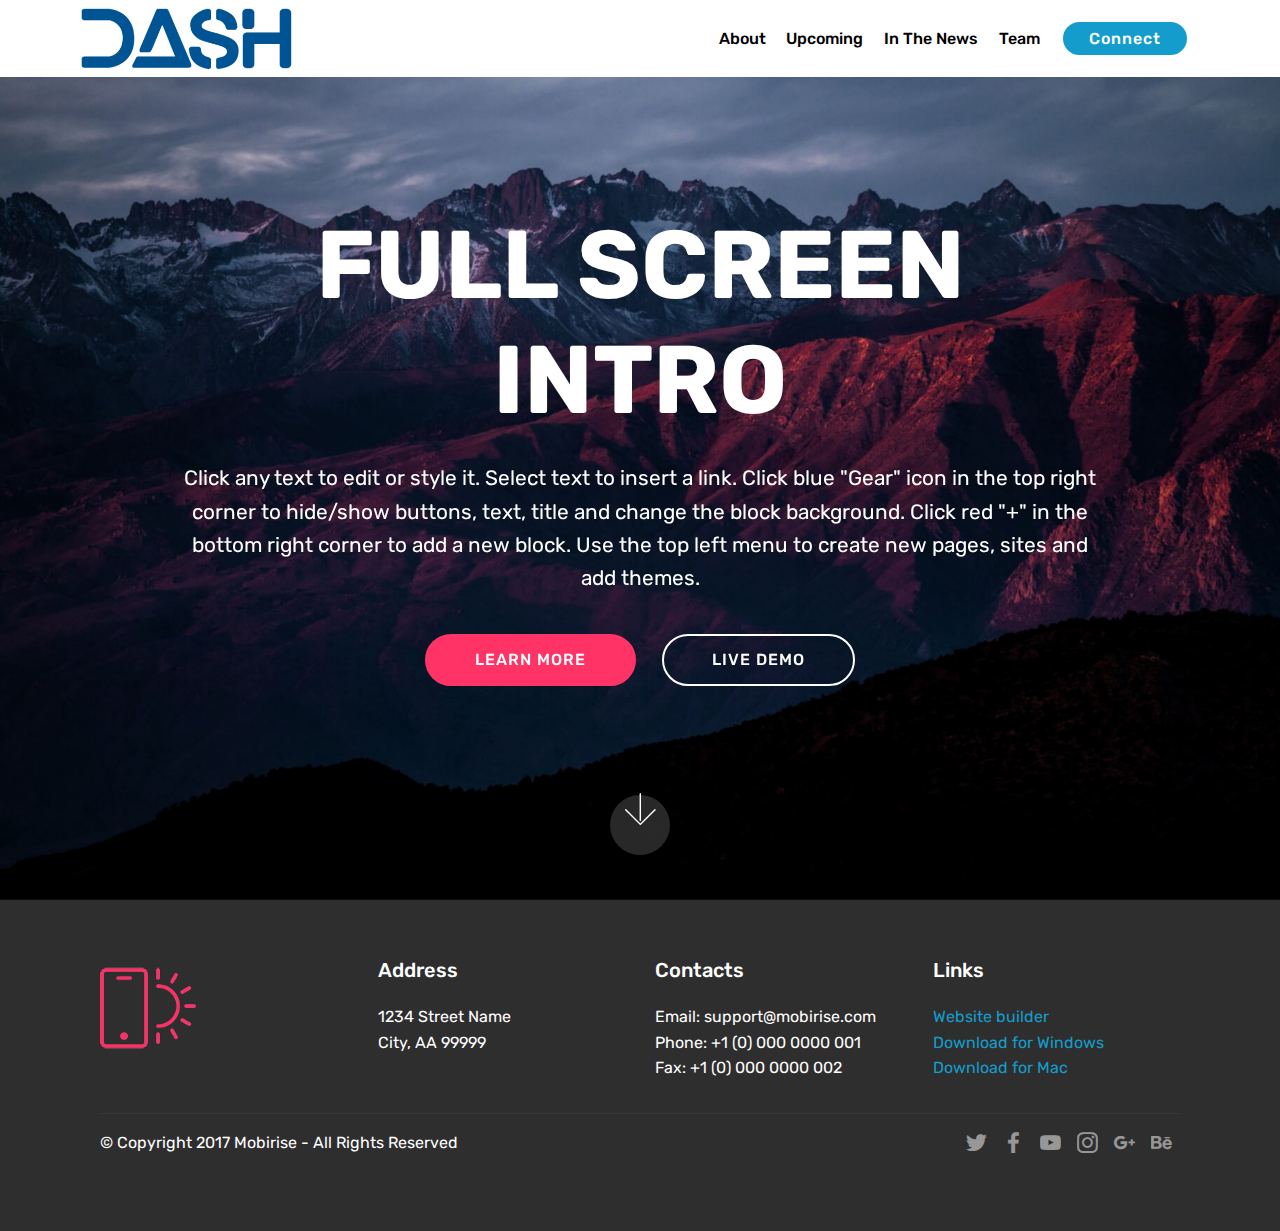
<file: index.html>
<!DOCTYPE html>
<html >
<head>
  <!-- Site made with Mobirise Website Builder v4.7.7, https://mobirise.com -->
  <meta charset="UTF-8">
  <meta http-equiv="X-UA-Compatible" content="IE=edge">
  <meta name="generator" content="Mobirise v4.7.7, mobirise.com">
  <meta name="viewport" content="width=device-width, initial-scale=1, minimum-scale=1">
  <link rel="shortcut icon" href="assets/images/logo-412x118.png" type="image/x-icon">
  <meta name="description" content="">
  <title>Home</title>
  <link rel="stylesheet" href="assets/web/assets/mobirise-icons/mobirise-icons.css">
  <link rel="stylesheet" href="assets/tether/tether.min.css">
  <link rel="stylesheet" href="assets/bootstrap/css/bootstrap.min.css">
  <link rel="stylesheet" href="assets/bootstrap/css/bootstrap-grid.min.css">
  <link rel="stylesheet" href="assets/bootstrap/css/bootstrap-reboot.min.css">
  <link rel="stylesheet" href="assets/socicon/css/styles.css">
  <link rel="stylesheet" href="assets/dropdown/css/style.css">
  <link rel="stylesheet" href="assets/theme/css/style.css">
  <link rel="stylesheet" href="assets/mobirise/css/mbr-additional.css" type="text/css">
  
  
  
</head>
<body>
  <section class="menu cid-qTkzRZLJNu" once="menu" id="menu1-0">

    

    <nav class="navbar navbar-expand beta-menu navbar-dropdown align-items-center navbar-fixed-top navbar-toggleable-sm">
        <button class="navbar-toggler navbar-toggler-right" type="button" data-toggle="collapse" data-target="#navbarSupportedContent" aria-controls="navbarSupportedContent" aria-expanded="false" aria-label="Toggle navigation">
            <div class="hamburger">
                <span></span>
                <span></span>
                <span></span>
                <span></span>
            </div>
        </button>
        <div class="menu-logo">
            <div class="navbar-brand">
                <span class="navbar-logo">
                    <a href="https://dashforlaw.com">
                         <img src="assets/images/logo-412x118.png" alt="Mobirise" title="" style="height: 3.8rem;">
                    </a>
                </span>
                <span class="navbar-caption-wrap"><a class="navbar-caption text-white display-2" href="https://mobirise.com"></a></span>
            </div>
        </div>
        <div class="collapse navbar-collapse" id="navbarSupportedContent">
            <ul class="navbar-nav nav-dropdown" data-app-modern-menu="true"><li class="nav-item">
                    <a class="nav-link link text-black display-4" href="https://dashforlaw.com/index.html#header5-l">
                        
                        About</a>
                </li><li class="nav-item"><a class="nav-link link text-black display-4" href="https://dashforlaw.com/index.html#timeline1-s">
                        
                        Upcoming</a></li><li class="nav-item"><a class="nav-link link text-black display-4" href="https://dashforlaw.com/index.html#accordion1-t">In The News</a></li>
                <li class="nav-item">
                    <a class="nav-link link text-black display-4" href="dash.html#testimonials4-f">
                        
                        Team</a>
                </li></ul>
            <div class="navbar-buttons mbr-section-btn"><a class="btn btn-sm btn-primary display-4" href="https://dashforlaw.com/index.html#form1-4">
                    
                    Connect</a></div>
        </div>
    </nav>
</section>

<section class="engine"><a href="https://mobirise.me">Mobirise</a></section><section class="cid-qTkA127IK8 mbr-fullscreen mbr-parallax-background" id="header2-1">

    

    

    <div class="container align-center">
        <div class="row justify-content-md-center">
            <div class="mbr-white col-md-10">
                <h1 class="mbr-section-title mbr-bold pb-3 mbr-fonts-style display-1">
                    FULL SCREEN INTRO
                </h1>
                
                <p class="mbr-text pb-3 mbr-fonts-style display-5">
                    Click any text to edit or style it. Select text to insert a link. Click blue "Gear" icon in the top right corner to hide/show buttons, text, title and change the block background. Click red "+" in the bottom right corner to add a new block. Use the top left menu to create new pages, sites and add themes.
                </p>
                <div class="mbr-section-btn">
                    <a class="btn btn-md btn-secondary display-4" href="https://mobirise.com">LEARN MORE</a>
                    <a class="btn btn-md btn-white-outline display-4" href="https://mobirise.com">LIVE DEMO</a>
                </div>
            </div>
        </div>
    </div>
    <div class="mbr-arrow hidden-sm-down" aria-hidden="true">
        <a href="#next">
            <i class="mbri-down mbr-iconfont"></i>
        </a>
    </div>
</section>

<section class="cid-qTkAaeaxX5" id="footer1-2">

    

    

    <div class="container">
        <div class="media-container-row content text-white">
            <div class="col-12 col-md-3">
                <div class="media-wrap">
                    <a href="https://mobirise.com/">
                        <img src="assets/images/logo2.png" alt="Mobirise">
                    </a>
                </div>
            </div>
            <div class="col-12 col-md-3 mbr-fonts-style display-7">
                <h5 class="pb-3">
                    Address
                </h5>
                <p class="mbr-text">
                    1234 Street Name
                    <br>City, AA 99999
                </p>
            </div>
            <div class="col-12 col-md-3 mbr-fonts-style display-7">
                <h5 class="pb-3">
                    Contacts
                </h5>
                <p class="mbr-text">
                    Email: support@mobirise.com
                    <br>Phone: +1 (0) 000 0000 001
                    <br>Fax: +1 (0) 000 0000 002
                </p>
            </div>
            <div class="col-12 col-md-3 mbr-fonts-style display-7">
                <h5 class="pb-3">
                    Links
                </h5>
                <p class="mbr-text">
                    <a class="text-primary" href="https://mobirise.com/">Website builder</a>
                    <br><a class="text-primary" href="https://mobirise.com/mobirise-free-win.zip">Download for Windows</a>
                    <br><a class="text-primary" href="https://mobirise.com/mobirise-free-mac.zip">Download for Mac</a>
                </p>
            </div>
        </div>
        <div class="footer-lower">
            <div class="media-container-row">
                <div class="col-sm-12">
                    <hr>
                </div>
            </div>
            <div class="media-container-row mbr-white">
                <div class="col-sm-6 copyright">
                    <p class="mbr-text mbr-fonts-style display-7">
                        © Copyright 2017 Mobirise - All Rights Reserved
                    </p>
                </div>
                <div class="col-md-6">
                    <div class="social-list align-right">
                        <div class="soc-item">
                            <a href="https://twitter.com/mobirise" target="_blank">
                                <span class="socicon-twitter socicon mbr-iconfont mbr-iconfont-social"></span>
                            </a>
                        </div>
                        <div class="soc-item">
                            <a href="https://www.facebook.com/pages/Mobirise/1616226671953247" target="_blank">
                                <span class="socicon-facebook socicon mbr-iconfont mbr-iconfont-social"></span>
                            </a>
                        </div>
                        <div class="soc-item">
                            <a href="https://www.youtube.com/c/mobirise" target="_blank">
                                <span class="socicon-youtube socicon mbr-iconfont mbr-iconfont-social"></span>
                            </a>
                        </div>
                        <div class="soc-item">
                            <a href="https://instagram.com/mobirise" target="_blank">
                                <span class="socicon-instagram socicon mbr-iconfont mbr-iconfont-social"></span>
                            </a>
                        </div>
                        <div class="soc-item">
                            <a href="https://plus.google.com/u/0/+Mobirise" target="_blank">
                                <span class="socicon-googleplus socicon mbr-iconfont mbr-iconfont-social"></span>
                            </a>
                        </div>
                        <div class="soc-item">
                            <a href="https://www.behance.net/Mobirise" target="_blank">
                                <span class="socicon-behance socicon mbr-iconfont mbr-iconfont-social"></span>
                            </a>
                        </div>
                    </div>
                </div>
            </div>
        </div>
    </div>
</section>


  <script src="assets/web/assets/jquery/jquery.min.js"></script>
  <script src="assets/popper/popper.min.js"></script>
  <script src="assets/tether/tether.min.js"></script>
  <script src="assets/bootstrap/js/bootstrap.min.js"></script>
  <script src="assets/dropdown/js/script.min.js"></script>
  <script src="assets/touchswipe/jquery.touch-swipe.min.js"></script>
  <script src="assets/parallax/jarallax.min.js"></script>
  <script src="assets/smoothscroll/smooth-scroll.js"></script>
  <script src="assets/theme/js/script.js"></script>
  
  
</body>
</html>
</file>
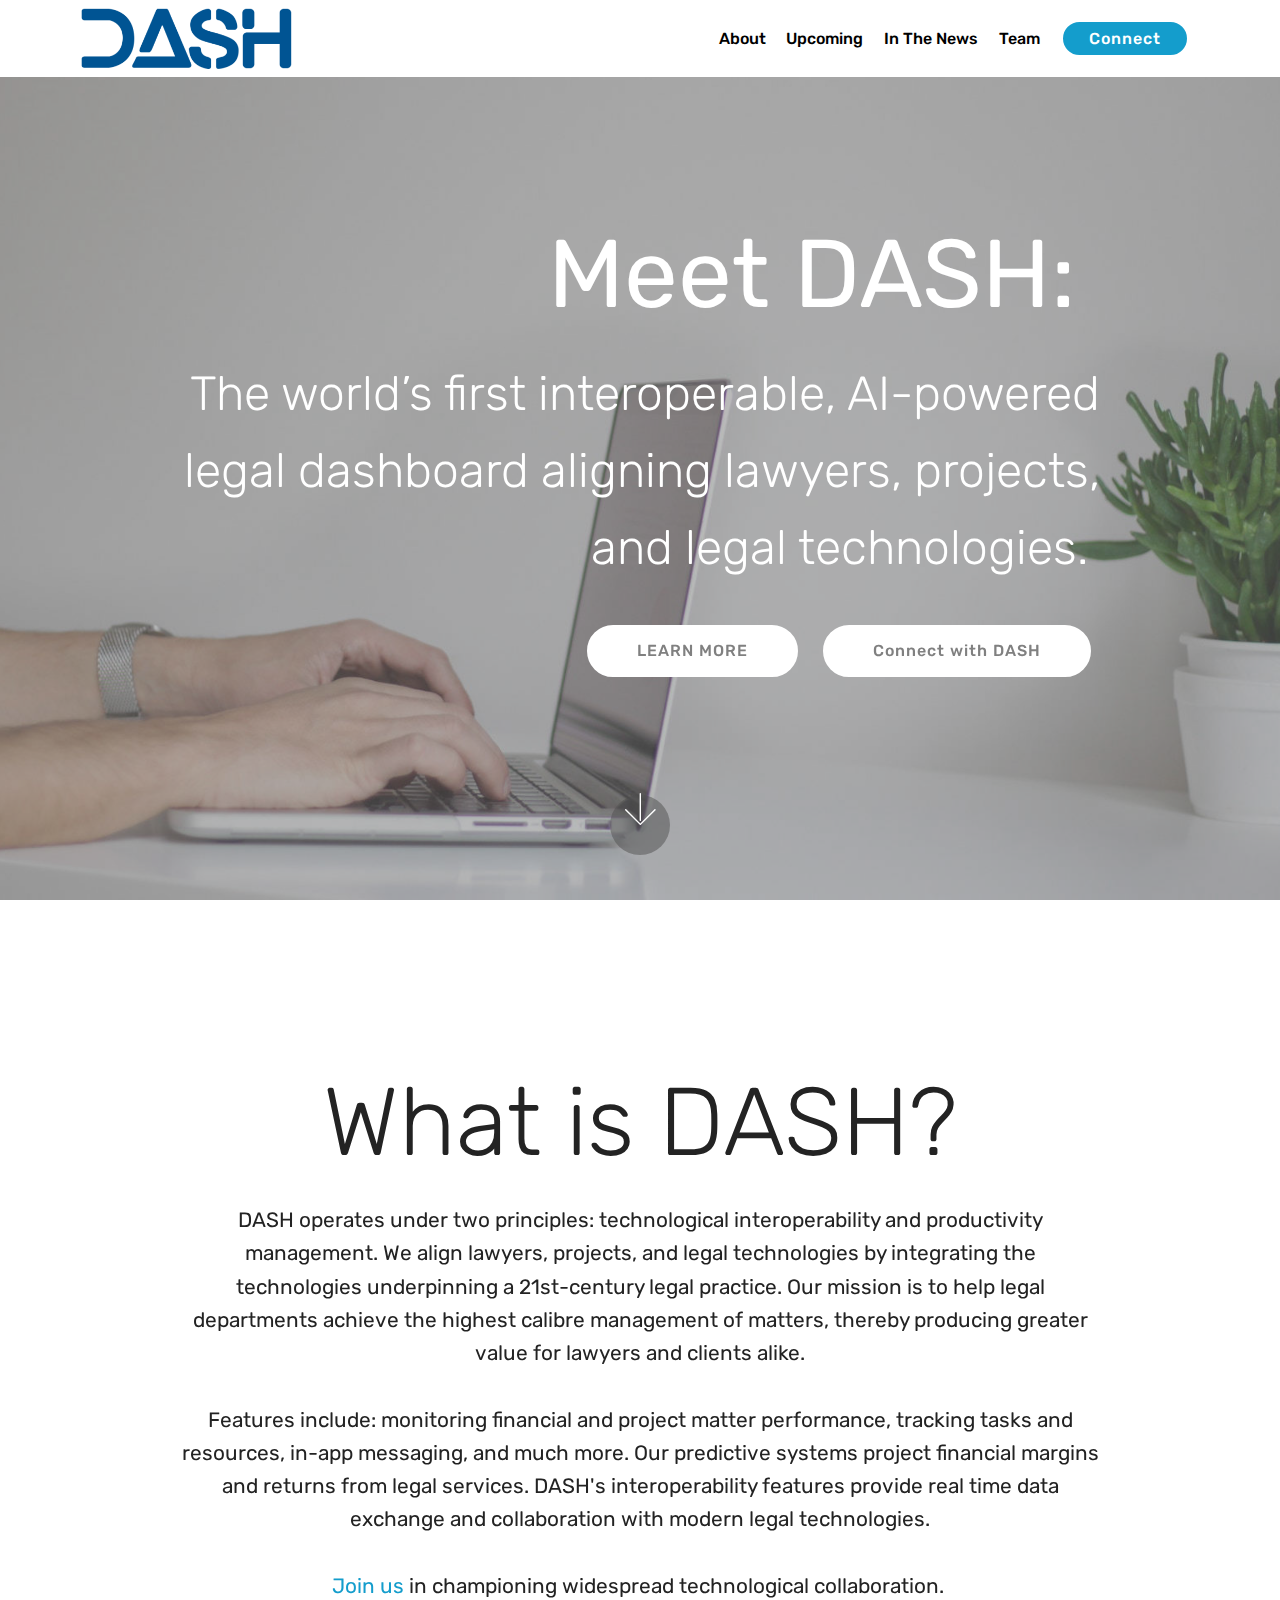
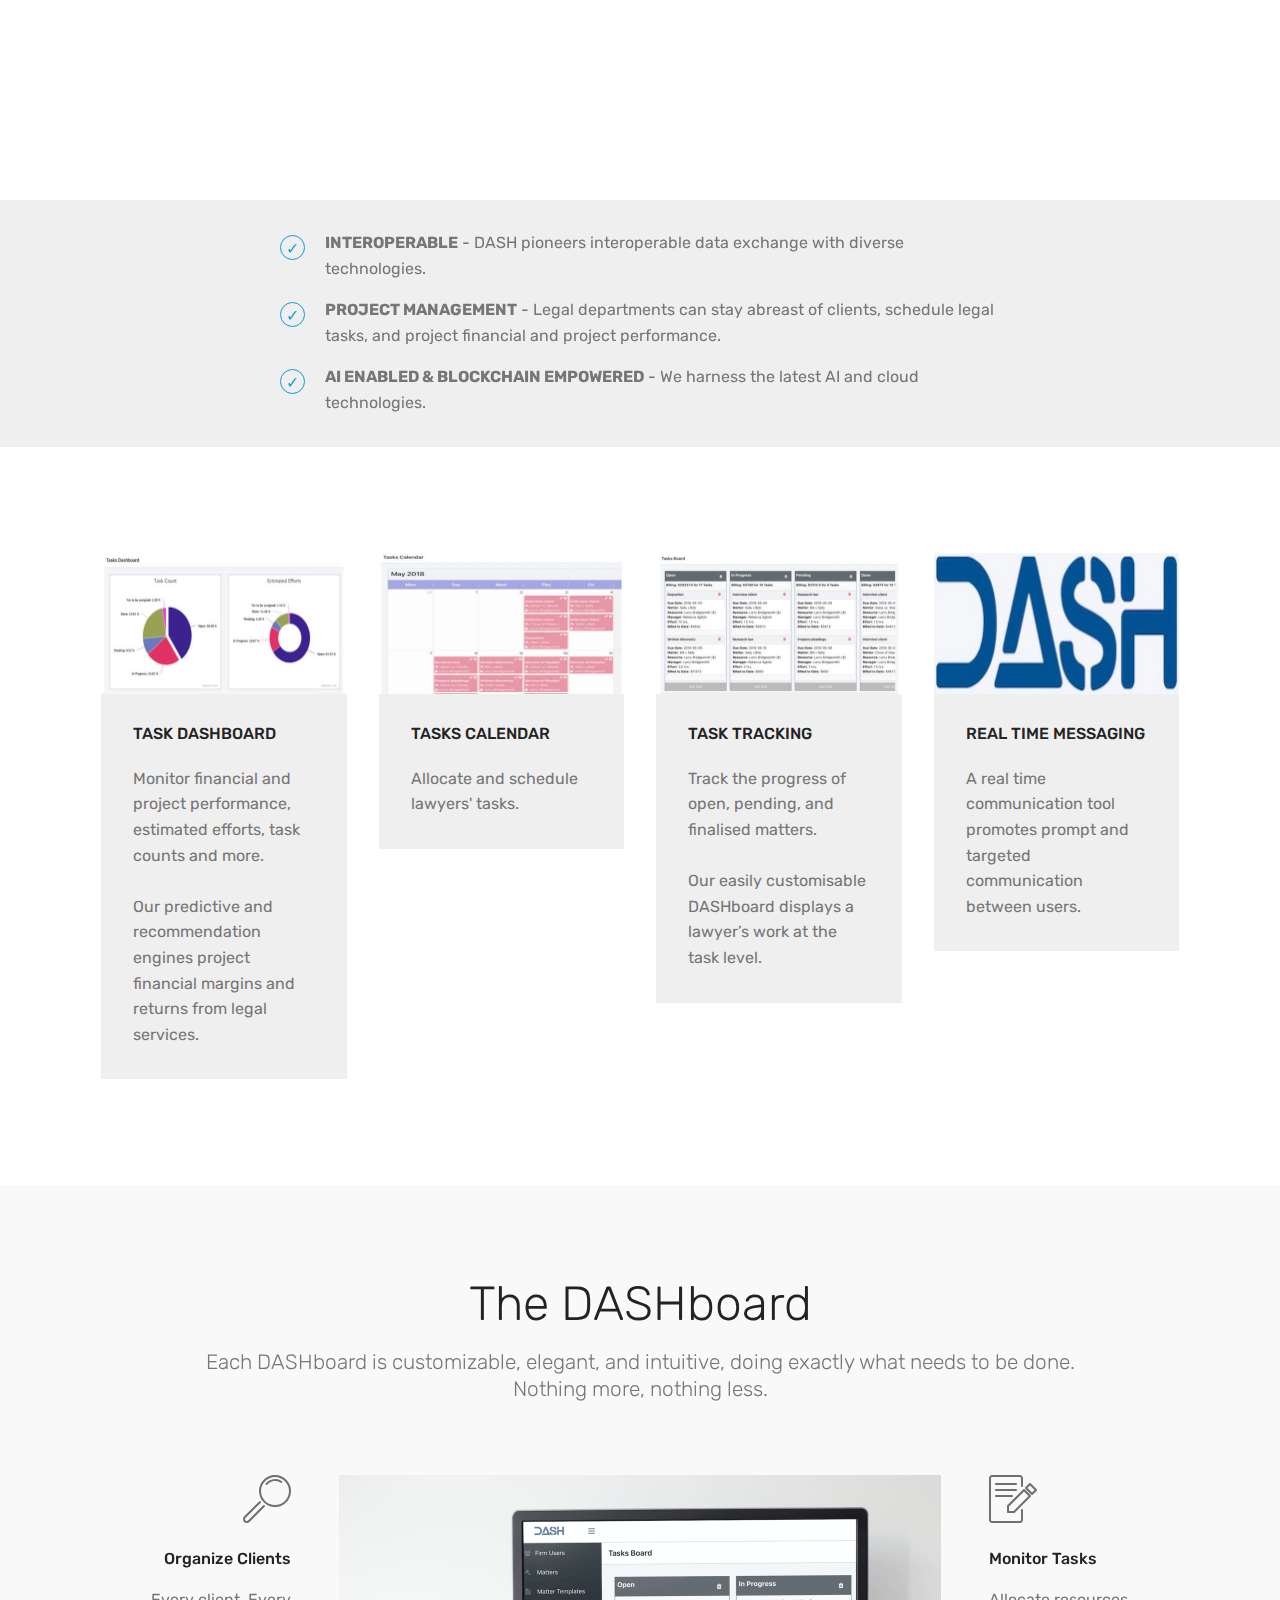
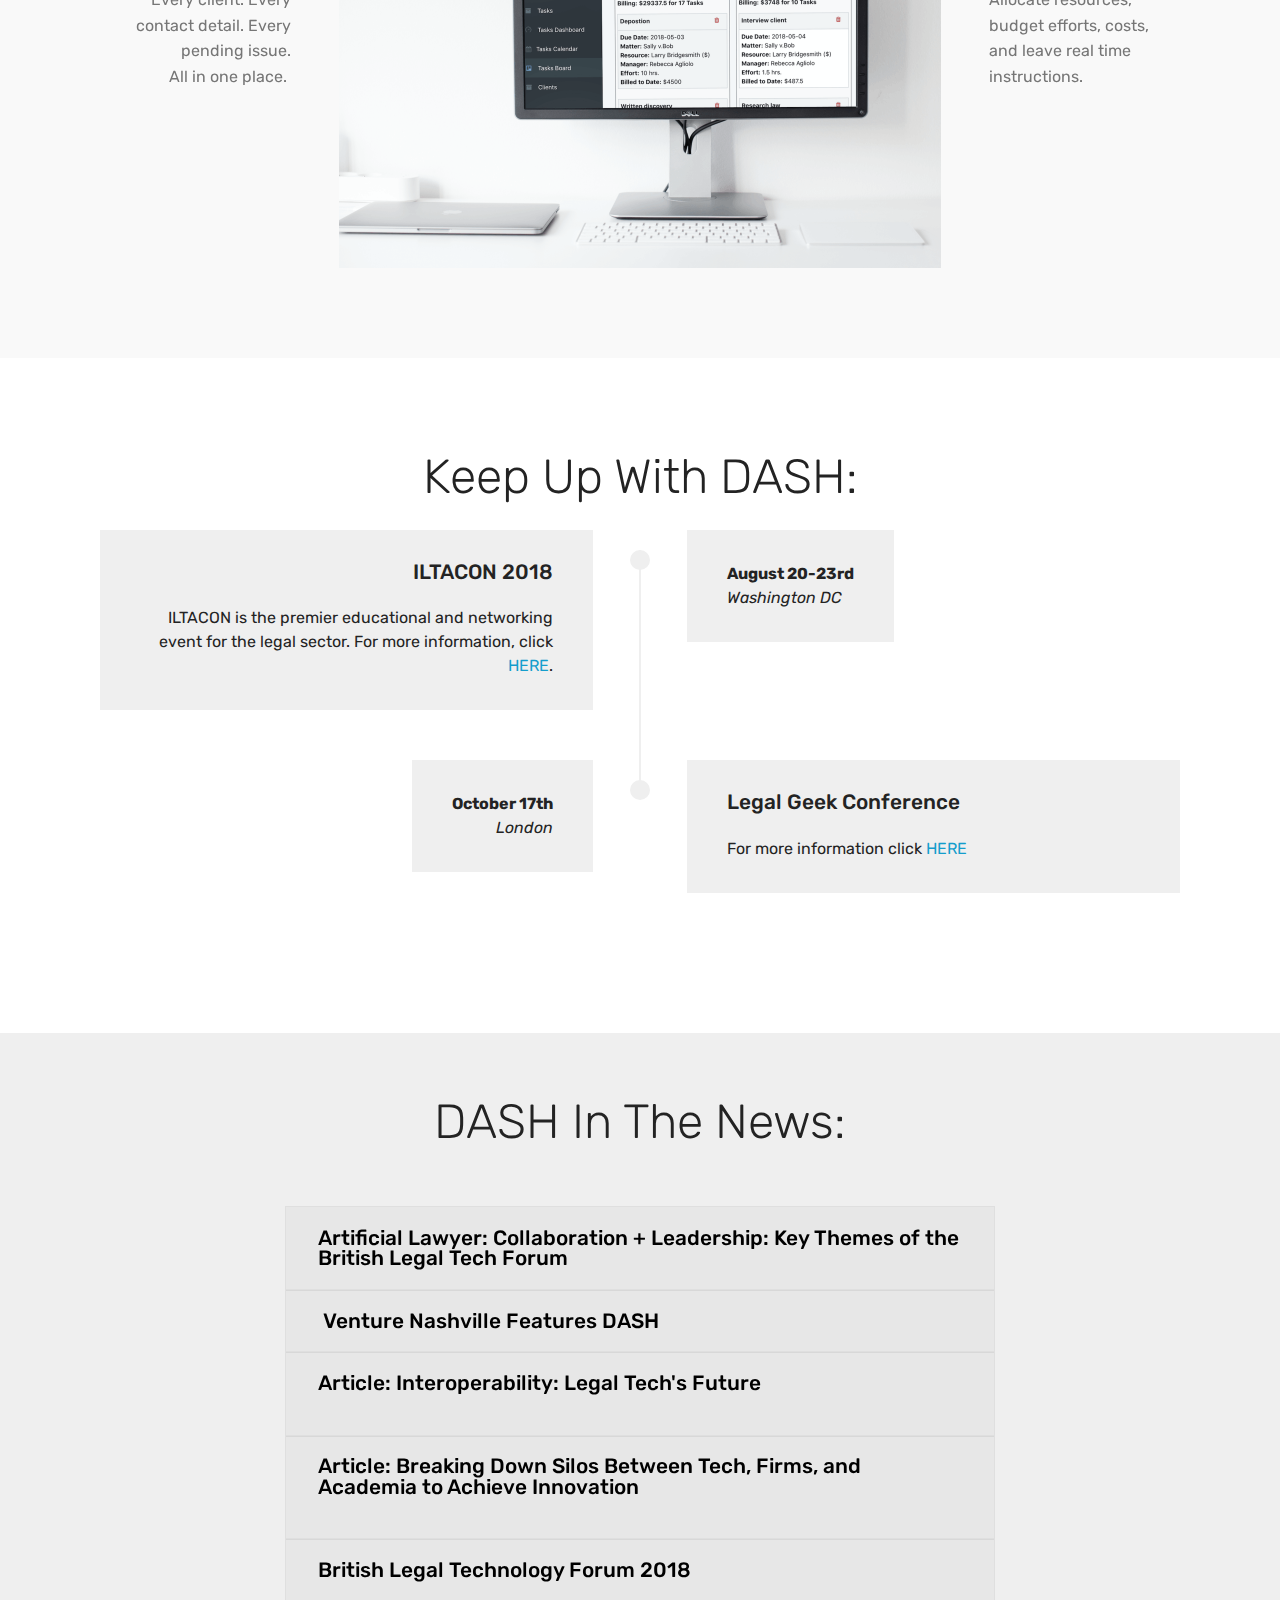
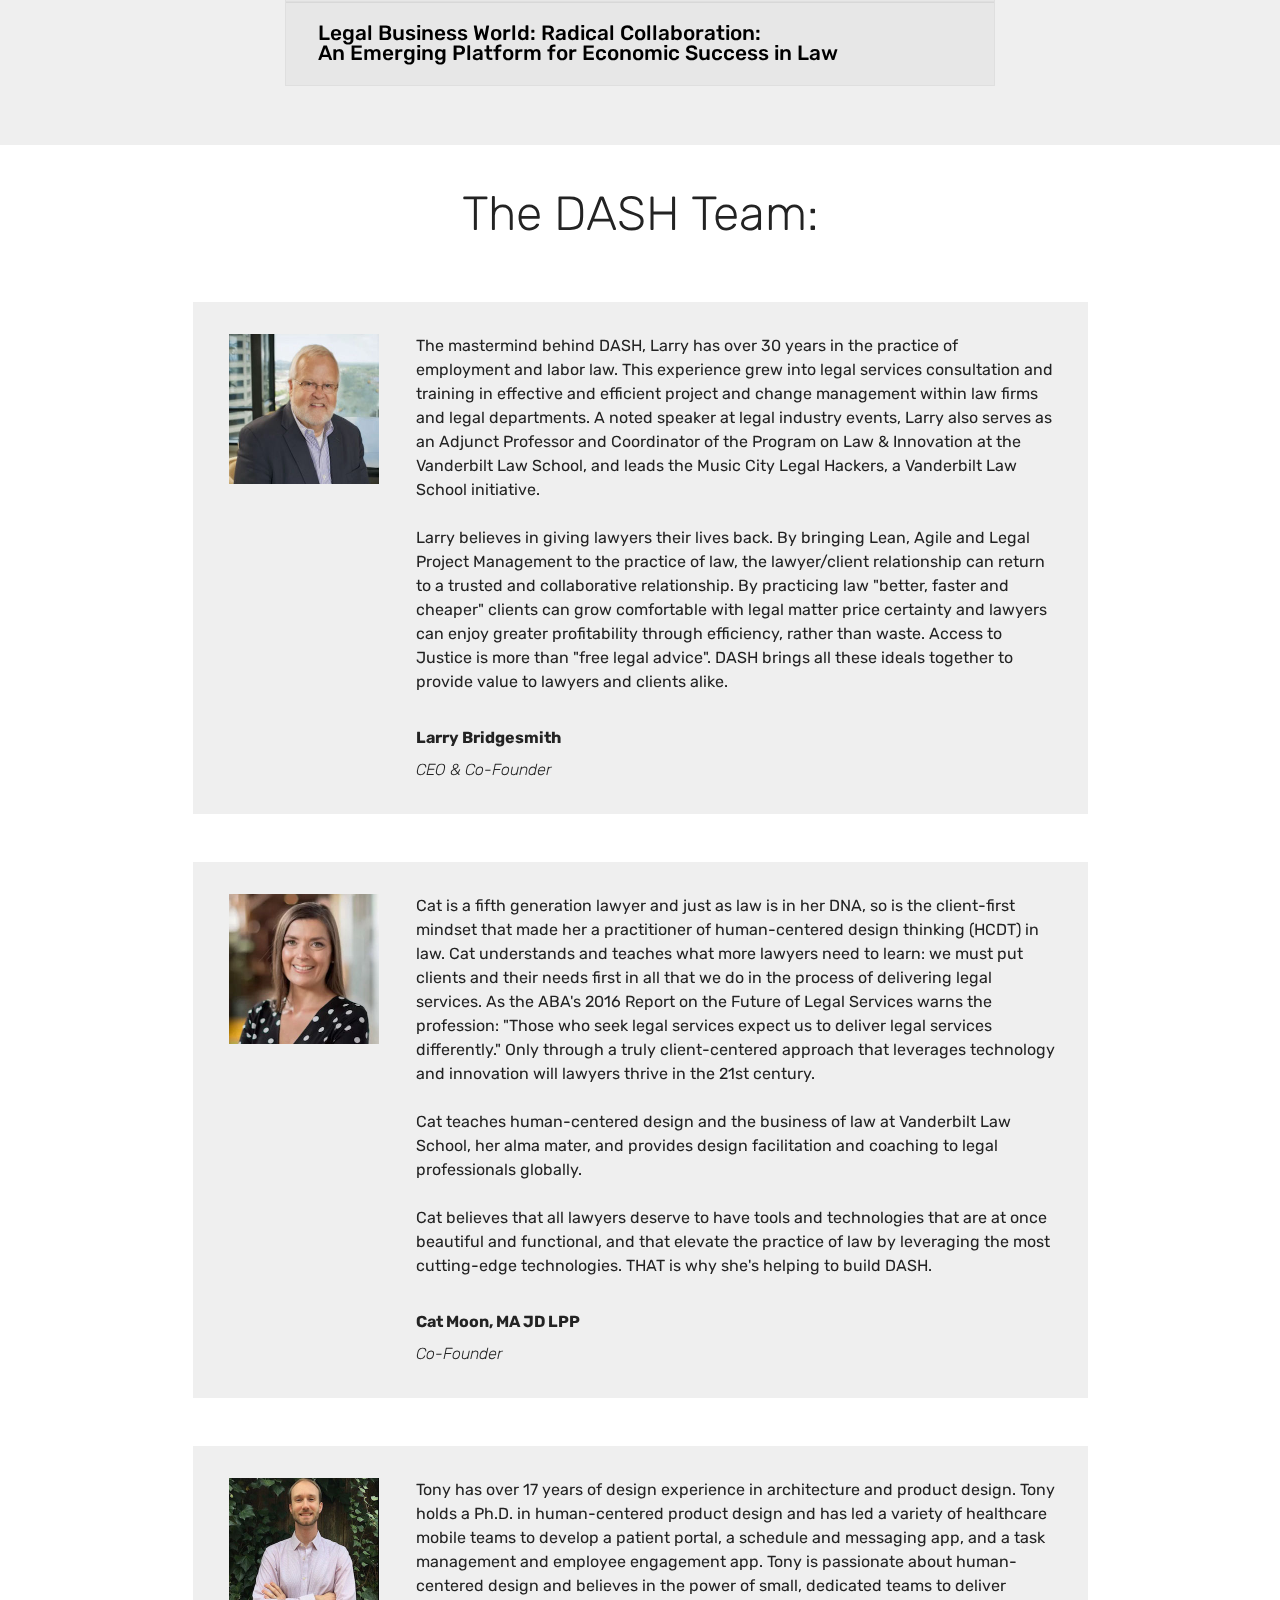
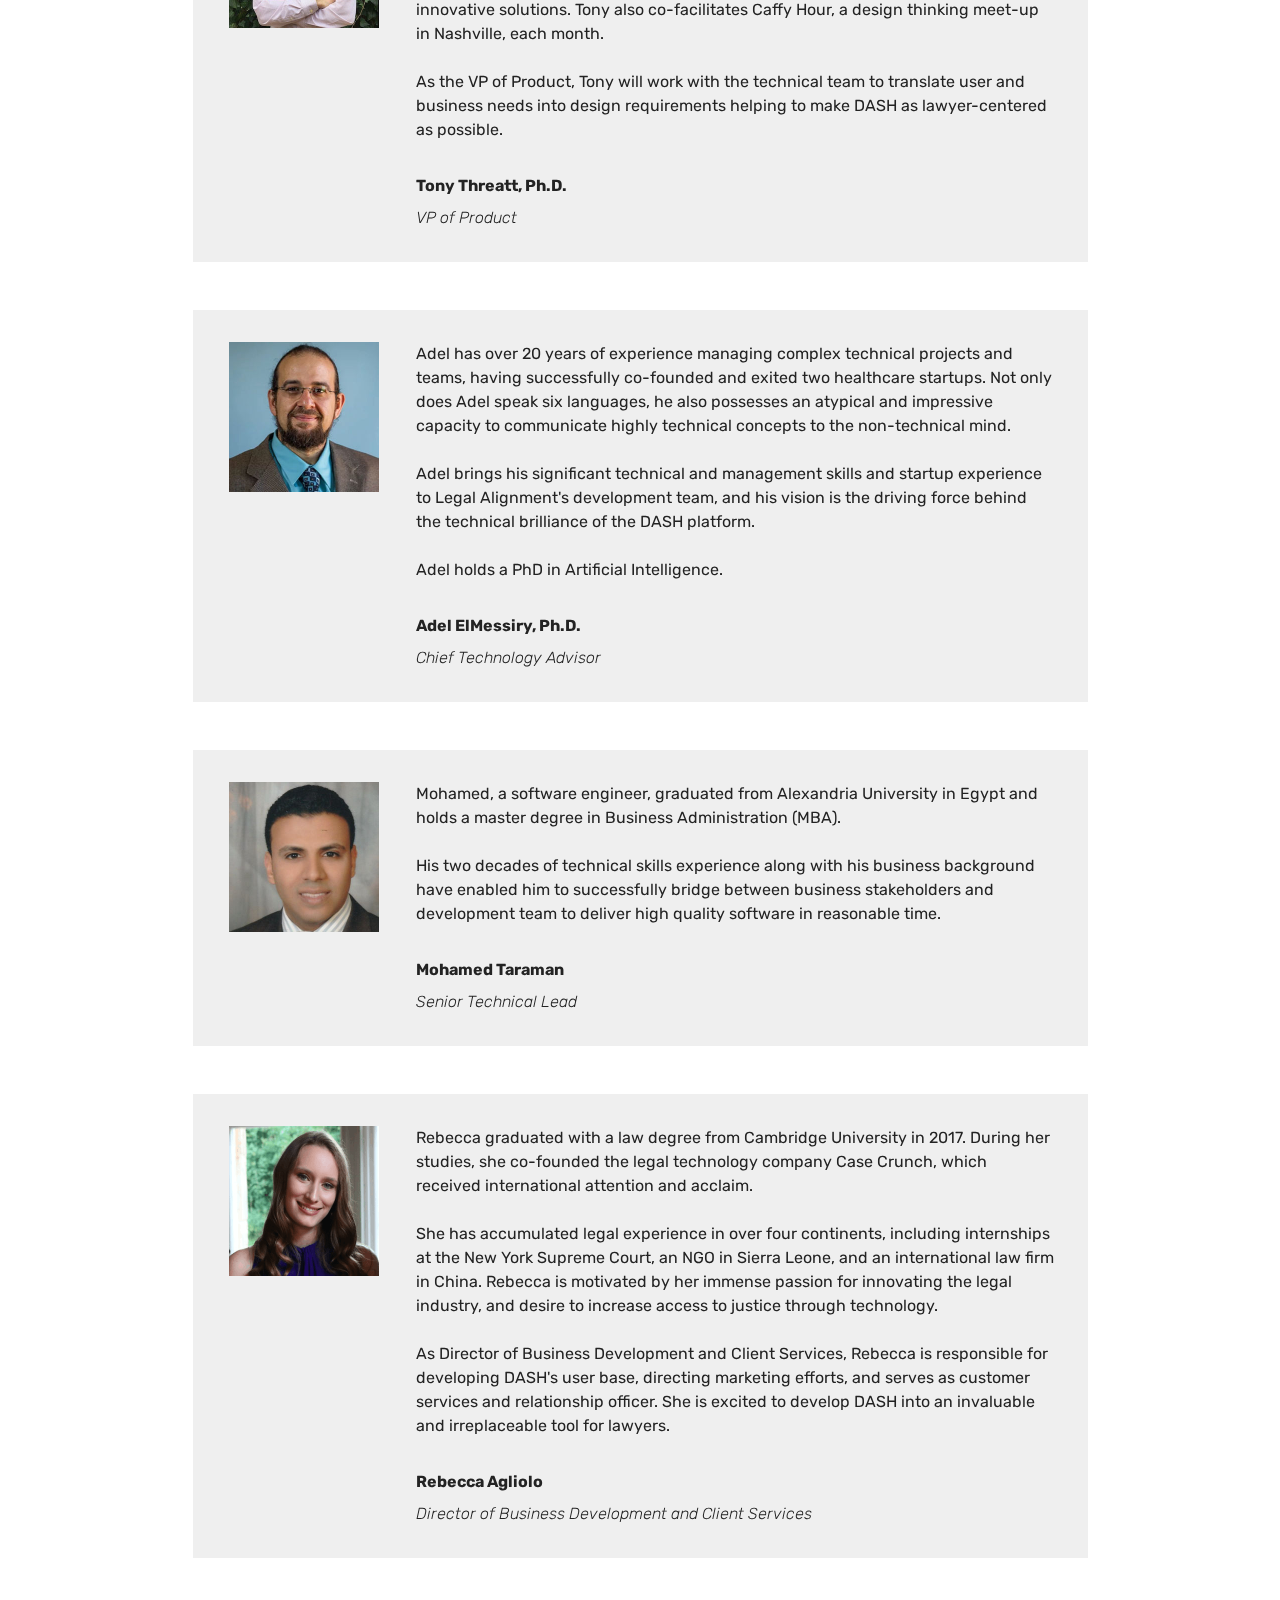
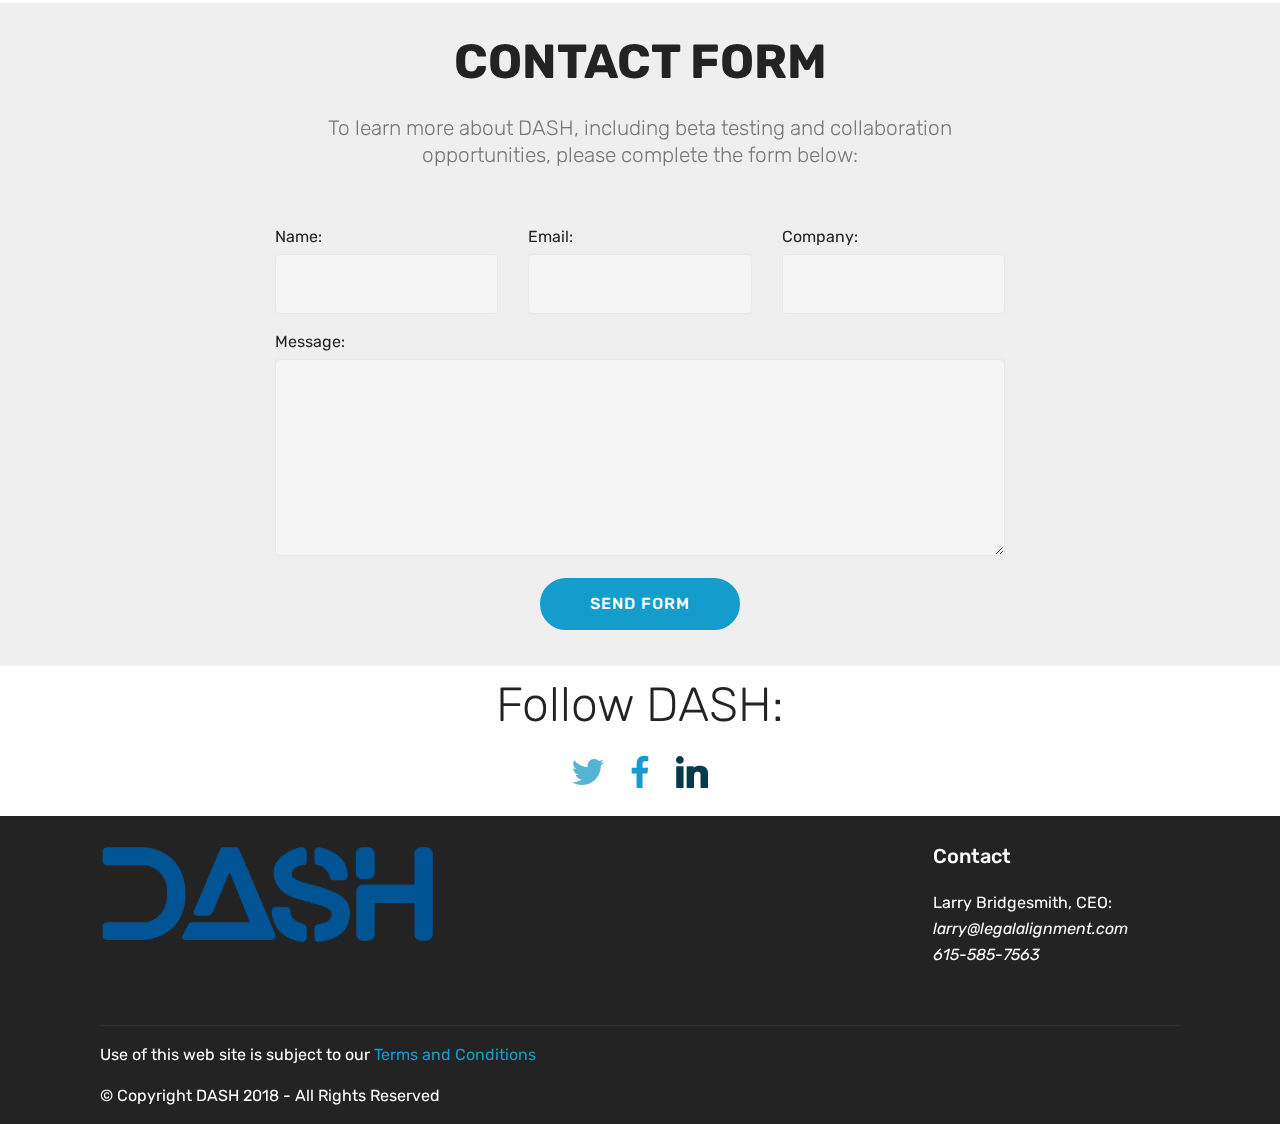
<file: dash.html>
<!DOCTYPE html>
<html >
<head>
  <!-- Site made with Mobirise Website Builder v4.7.7, https://mobirise.com -->
  <meta charset="UTF-8">
  <meta http-equiv="X-UA-Compatible" content="IE=edge">
  <meta name="generator" content="Mobirise v4.7.7, mobirise.com">
  <meta name="viewport" content="width=device-width, initial-scale=1, minimum-scale=1">
  <link rel="shortcut icon" href="assets/images/logo-412x118.png" type="image/x-icon">
  <meta name="description" content="The world’s first interoperable, AI-powered legal dashboard aligning lawyers, projects, and legal technologies.">
  <title>DASH</title>
  <link rel="stylesheet" href="assets/web/assets/mobirise-icons/mobirise-icons.css">
  <link rel="stylesheet" href="assets/tether/tether.min.css">
  <link rel="stylesheet" href="assets/bootstrap/css/bootstrap.min.css">
  <link rel="stylesheet" href="assets/bootstrap/css/bootstrap-grid.min.css">
  <link rel="stylesheet" href="assets/bootstrap/css/bootstrap-reboot.min.css">
  <link rel="stylesheet" href="assets/dropdown/css/style.css">
  <link rel="stylesheet" href="assets/socicon/css/styles.css">
  <link rel="stylesheet" href="assets/theme/css/style.css">
  <link rel="stylesheet" href="assets/mobirise/css/mbr-additional.css" type="text/css">
  
  
  
</head>
<body>
  <section class="menu cid-qTkzRZLJNu" once="menu" id="menu1-3">

    

    <nav class="navbar navbar-expand beta-menu navbar-dropdown align-items-center navbar-fixed-top navbar-toggleable-sm">
        <button class="navbar-toggler navbar-toggler-right" type="button" data-toggle="collapse" data-target="#navbarSupportedContent" aria-controls="navbarSupportedContent" aria-expanded="false" aria-label="Toggle navigation">
            <div class="hamburger">
                <span></span>
                <span></span>
                <span></span>
                <span></span>
            </div>
        </button>
        <div class="menu-logo">
            <div class="navbar-brand">
                <span class="navbar-logo">
                    <a href="https://dashforlaw.com">
                         <img src="assets/images/logo-412x118.png" alt="Mobirise" title="" style="height: 3.8rem;">
                    </a>
                </span>
                <span class="navbar-caption-wrap"><a class="navbar-caption text-white display-2" href="https://mobirise.com"></a></span>
            </div>
        </div>
        <div class="collapse navbar-collapse" id="navbarSupportedContent">
            <ul class="navbar-nav nav-dropdown" data-app-modern-menu="true"><li class="nav-item">
                    <a class="nav-link link text-black display-4" href="https://dashforlaw.com/index.html#header5-l">
                        
                        About</a>
                </li><li class="nav-item"><a class="nav-link link text-black display-4" href="https://dashforlaw.com/index.html#timeline1-s">
                        
                        Upcoming</a></li><li class="nav-item"><a class="nav-link link text-black display-4" href="https://dashforlaw.com/index.html#accordion1-t">In The News</a></li>
                <li class="nav-item">
                    <a class="nav-link link text-black display-4" href="dash.html#testimonials4-f">
                        
                        Team</a>
                </li></ul>
            <div class="navbar-buttons mbr-section-btn"><a class="btn btn-sm btn-primary display-4" href="https://dashforlaw.com/index.html#form1-4">
                    
                    Connect</a></div>
        </div>
    </nav>
</section>

<section class="engine"><a href="https://mobirise.me/w">html5 templates</a></section><section class="cid-qU2zEL4wPj mbr-fullscreen mbr-parallax-background" id="header2-6">

    

    <div class="mbr-overlay" style="opacity: 0.5; background-color: rgb(118, 118, 118);"></div>

    <div class="container align-center">
        <div class="row justify-content-md-center">
            <div class="mbr-white col-md-10">
                <h1 class="mbr-section-title mbr-bold pb-3 mbr-fonts-style display-1"><span style="font-weight: normal;">Meet DASH:&nbsp;</span><br></h1>
                
                <p class="mbr-text pb-3 mbr-fonts-style display-2">The world’s first interoperable, AI-powered legal dashboard aligning lawyers, projects, and legal technologies.&nbsp;<br></p><p></p><p></p>
                <div class="mbr-section-btn"><a class="btn btn-md btn-white display-4" href="dash.html#header5-l">LEARN MORE</a>
                    <a class="btn btn-md btn-white display-4" href="dash.html#form1-4">Connect with DASH</a></div>
            </div>
        </div>
    </div>
    <div class="mbr-arrow hidden-sm-down" aria-hidden="true">
        <a href="#next">
            <i class="mbri-down mbr-iconfont"></i>
        </a>
    </div>
</section>

<section class="header5 cid-qU41m2HjNl mbr-fullscreen" id="header5-l">

    

    
    <div class="container">
        <div class="row justify-content-center">
            <div class="mbr-white col-md-10">
                <h1 class="mbr-section-title align-center pb-3 mbr-fonts-style display-1">
                    What is DASH?</h1>
                <p class="mbr-text align-center display-5 pb-3 mbr-fonts-style">DASH operates under two principles: technological interoperability and productivity management. We align lawyers, projects, and legal technologies by integrating the technologies underpinning a 21st-century legal practice. Our mission is to help legal departments achieve the highest calibre management of matters, thereby producing greater value for lawyers and clients alike. <br><br>Features include: monitoring financial and project matter performance, tracking tasks and resources, in-app messaging, and much more. Our predictive systems project financial margins and returns from legal services. DASH's interoperability features provide real time data exchange and collaboration with modern legal technologies. <br><br><a href="dash.html#form1-4">Join us</a> in championing widespread technological collaboration.&nbsp;<br></p>
                
            </div>
        </div>
    </div>

    
</section>

<section class="mbr-section article content12 cid-qU42a9fptA" id="content12-n">
     

    <div class="container">
        <div class="media-container-row">
            <div class="mbr-text counter-container col-12 col-md-8 mbr-fonts-style display-7">
                <ul>
                    <li><strong>INTEROPERABLE</strong>&nbsp;- DASH pioneers interoperable data exchange with diverse technologies.&nbsp;</li><li><strong>PROJECT MANAGEMENT</strong><span style="font-size: 1rem;"> - Legal departments can stay abreast of clients, schedule legal tasks, and project financial and project performance.&nbsp;</span></li><li><strong>AI ENABLED &amp; BLOCKCHAIN EMPOWERED</strong> - We harness the latest AI and cloud technologies.</li>
                </ul>
            </div>
        </div>
    </div>
</section>

<section class="features3 cid-qU42BlxGUw" id="features3-r">

    

    
    <div class="container">
        <div class="media-container-row">
            <div class="card p-3 col-12 col-md-6 col-lg-3">
                <div class="card-wrapper">
                    <div class="card-img">
                        <img src="assets/images/tasks-dashboard-492x283.jpg" alt="Mobirise" title="">
                    </div>
                    <div class="card-box">
                        <h4 class="card-title mbr-fonts-style display-7">
                            TASK DASHBOARD</h4>
                        <p class="mbr-text mbr-fonts-style display-7">Monitor financial and project performance, estimated efforts, task counts and more.&nbsp;<br><br>Our predictive and recommendation engines project financial margins and returns from legal services.<br></p>
                    </div>
                    
                </div>
            </div>

            <div class="card p-3 col-12 col-md-6 col-lg-3">
                <div class="card-wrapper">
                    <div class="card-img">
                        <img src="assets/images/tasks-calendar-492x283.jpg" alt="Mobirise" title="">
                    </div>
                    <div class="card-box">
                        <h4 class="card-title mbr-fonts-style display-7">
                            TASKS CALENDAR</h4>
                        <p class="mbr-text mbr-fonts-style display-7">
                            Allocate and schedule lawyers' tasks. &nbsp;&nbsp;</p>
                    </div>
                    
                </div>
            </div>

            <div class="card p-3 col-12 col-md-6 col-lg-3">
                <div class="card-wrapper">
                    <div class="card-img">
                        <img src="assets/images/tasks-board-492x283.jpg" alt="Mobirise" title="">
                    </div>
                    <div class="card-box">
                        <h4 class="card-title mbr-fonts-style display-7">TASK TRACKING</h4>
                        <p class="mbr-text mbr-fonts-style display-7">
                            Track the progress of open, pending, and finalised matters.<br><br>Our easily customisable DASHboard displays a lawyer’s work at the task level.<br></p>
                    </div>
                    
                </div>
            </div>

            <div class="card p-3 col-12 col-md-6 col-lg-3">
                <div class="card-wrapper">
                    <div class="card-img">
                        <img src="assets/images/dash-logo-492x283.jpg" alt="Mobirise" title="">
                    </div>
                    <div class="card-box">
                        <h4 class="card-title mbr-fonts-style display-7">REAL TIME MESSAGING</h4>
                        <p class="mbr-text mbr-fonts-style display-7">A real time communication tool promotes prompt and targeted communication between users.&nbsp;</p>
                    </div>
                    
                </div>
            </div>
        </div>
    </div>
</section>

<section class="features12 cid-qU4sHpMugX" id="features12-u">
    
    

    

    <div class="container">
        <h2 class="mbr-section-title pb-2 mbr-fonts-style display-2">The DASHboard</h2>
        <h3 class="mbr-section-subtitle pb-3 mbr-fonts-style display-5">Each DASHboard is customizable, elegant, and intuitive, doing exactly what needs to be done. <br>Nothing more, nothing less.</h3>

        <div class="media-container-row pt-5">
            <div class="block-content align-right">
                <div class="card pl-3 pr-3 pb-5">
                    <div class="mbr-card-img-title">
                        <div class="card-img pb-3">
                             <span class="mbr-iconfont mbri-search"></span>
                        </div>
                        <div class="mbr-crt-title">
                            <h4 class="card-title py-2 mbr-crt-title mbr-fonts-style display-7">Organize Clients</h4>
                        </div>
                    </div>                

                    <div class="card-box">
                        <p class="mbr-text mbr-section-text mbr-fonts-style display-7">
                            Every client. Every contact detail. Every pending issue. <br>All in one place.&nbsp;</p>
                    </div>
                </div>

                
            </div>

            <div class="mbr-figure" style="width: 60%;">
                <img src="assets/images/screen-shot-2018-06-04-at-23.53.58-1204x786.png" alt="Mobirise" title="">
            </div>

            <div class="block-content align-left  ">
                <div class="card pl-3 pr-3 pb-5">
                    <div class="mbr-card-img-title">
                        <div class="card-img pb-3">
                             <span class="mbr-iconfont mbri-edit"></span>
                        </div>
                        <div class="mbr-crt-title">
                            <h4 class="card-title py-2 mbr-crt-title mbr-fonts-style display-7">
                                Monitor Tasks</h4>
                        </div>
                    </div>                

                    <div class="card-box">
                        <p class="mbr-text mbr-section-text mbr-fonts-style display-7">Allocate resources, budget efforts, costs, and leave real time instructions.</p>
                    </div>
                </div>

                
            </div>
        </div>
    </div>
</section>

<section class="timeline1 cid-qU487l1E2V" id="timeline1-s">

    

    

    <div class="container align-center">
        <h2 class="mbr-section-title pb-3 mbr-fonts-style display-2">Keep Up With DASH:</h2>
        

        <div class="container timelines-container" mbri-timelines="">
            <div class="row timeline-element reverse separline">      
                 <div class="timeline-date-panel col-xs-12 col-md-6  align-left">         
                    <div class="time-line-date-content">
                        <p class="mbr-timeline-date mbr-fonts-style display-7"><strong>August 20-23rd</strong><br><em>Washington DC</em></p>
                    </div>
                </div>
           <span class="iconBackground"></span>
            <div class="col-xs-12 col-md-6 align-right">
                <div class="timeline-text-content">
                    <h4 class="mbr-timeline-title pb-3 mbr-fonts-style display-5">ILTACON 2018</h4>
                    <p class="mbr-timeline-text mbr-fonts-style display-7">ILTACON is the premier educational and networking event for the legal sector. For more information, click <a href="http://www.iltacon.org/home?ssopc=1" target="_blank">HERE</a>.</p>
                 </div>
            </div>
            </div>

            <div class="row timeline-element ">
                <div class="timeline-date-panel col-xs-12 col-md-6 align-right">
                    <div class="time-line-date-content">
                        <p class="mbr-timeline-date mbr-fonts-style display-7"><strong>October 17th<br></strong><em>London</em></p>
                    </div>
                </div>
                <span class="iconBackground"></span>
                <div class="col-xs-12 col-md-6 align-left ">
                    <div class="timeline-text-content">
                        <h4 class="mbr-timeline-title pb-3 mbr-fonts-style display-5">Legal Geek Conference</h4>
                        <p class="mbr-timeline-text mbr-fonts-style display-7">For more information click <a href="https://www.legalgeek.co/conference/" target="_blank">HERE</a></p>
                    </div>
                </div>
            </div> 


            

            


            


            

            

            

            

            

            

            
        </div>
    </div>
</section>

<section class="accordion1 cid-qU48kprbJv" id="accordion1-t">

    

    
    <div class="container">
        <div class="media-container-row">
            <div class="col-12 col-md-8">
                <div class="section-head text-center space30">
                    <h2 class="mbr-section-title pb-5 mbr-fonts-style display-2">
                        DASH In The News:</h2>
                </div>
                <div class="clearfix"></div>
                <div id="bootstrap-accordion_15" class="panel-group accordionStyles accordion" role="tablist" aria-multiselectable="true">
                    <div class="card">
                        <div class="card-header" role="tab" id="headingOne">
                            <a role="button" class="panel-title collapsed text-black" data-toggle="collapse" data-core="" href="#collapse1_15" aria-expanded="false" aria-controls="collapse1">
                                <h4 class="mbr-fonts-style display-5">Artificial Lawyer: Collaboration + Leadership: Key Themes of the British Legal Tech Forum</h4>
                            </a>
                        </div>
                        <div id="collapse1_15" class="panel-collapse noScroll collapse " role="tabpanel" aria-labelledby="headingOne" data-parent="#bootstrap-accordion_15">
                            <div class="panel-body p-4">
                                <p class="mbr-fonts-style panel-text display-7">Larry Bridgesmith, Founder and CEO of legal tech company, Dash, which is ‘the world’s first interoperable, AI-powered platform for aligning people, projects, and processes for optimum results’. He is also Adjunct Professor, Program on Law &amp; Innovation Coordinator, at the Vanderbilt Law School.<br><br>Bridgesmith covered a lot of great territory in his speech about the exponential changes in legal technology in recent years and where we are headed. But, the key idea was exemplified by Dash, which is now in beta, and is designed to help connect the many machine learning, data analysis and blockchain applications that are now emerging, all together.<br><br>He also raised another key point: ‘We’ve got to get through this together.’<br><br>That is to say, law firms cannot build the future alone, they’ll need to work with clients’ inhouse teams, operations teams and executives who are not in the legal team. They’ll need to work together with LPOs and ALSPs. They’ll also need to work hand in hand with start-ups with new and untried technology, as well as the tech giants now showing great interest in the legal sector such as IBM and Microsoft.<br><br>Read the full article on <a href="https://www.artificiallawyer.com/2018/03/15/collaboration-leadership-key-themes-of-the-british-legal-tech-forum/" target="_blank">Artificial Lawyer</a></p>
                            </div>
                        </div>
                    </div>
                    <div class="card">
                        <div class="card-header" role="tab" id="headingTwo">
                            <a role="button" class="collapsed panel-title text-black" data-toggle="collapse" data-core="" href="#collapse2_15" aria-expanded="false" aria-controls="collapse2">
                                <h4 class="mbr-fonts-style display-5">&nbsp;Venture Nashville Features DASH</h4>
                            </a>
                            
                        </div>
                        <div id="collapse2_15" class="panel-collapse noScroll collapse" role="tabpanel" aria-labelledby="headingTwo" data-parent="#bootstrap-accordion_15">
                            <div class="panel-body p-4">
                                <p class="mbr-fonts-style panel-text display-7">February 5, 2018 by Milt Capps, Venture Nashville<br><br>NASHVILLE Lawtech specialist Larry Bridgesmith JD doesn't just casually sketch-out a "gameplan" when talk turns to startup Legal Alignment and its proprietary DASH legal project management software.<br><br>Instead, in tones that might be a blend of barrister and professor, the company's co-founder and CEO brings to the discussion the thoroughness of a trained advocate and the forward-leaning drive of an entrepreneur.<br><br>That'll come in handy, given that the serial entrepreneur, his team and their advisors seek nothing less than to carve-out a piece of the white-hot Lawtech market. They are within weeks of their formal market entry and recently began the first of a series of three capital raises.<br><br><a href="http://www.venturenashville.com/dash-lawtech-bridgesmiths-legal-alignment-startup-eyes-capital-raises-cms-1659" target="_blank">Visit Venture Nashville to continue reading Milt Capps' coverage of Legal Alignment and DASH.</a><br><br><br></p>
                            </div>
                        </div>
                    </div>
                    <div class="card">
                        <div class="card-header" role="tab" id="headingThree">
                            <a role="button" class="collapsed text-black panel-title" data-toggle="collapse" data-core="" href="#collapse3_15" aria-expanded="false" aria-controls="collapse3">
                                <h4 class="mbr-fonts-style display-5">Article: Interoperability: Legal Tech's Future&nbsp;<div><br></div></h4>
                            </a>
                        </div>
                        <div id="collapse3_15" class="panel-collapse noScroll collapse" role="tabpanel" aria-labelledby="headingThree" data-parent="#bootstrap-accordion_15">
                            <div class="panel-body p-4">
                                <p class="mbr-fonts-style panel-text display-7">I recently learned a new word. A word I had been searching for a long time. A word and an image that captures a concept that legal technology must adopt for the sake of its future, its customers, their clients, access to justice and the economy.<br><br><a href="http://www.legalalignment.com/blog/interoperability-legal-tech-s-future-dcd7ad6c-dc2f-4e45-95b6-c2ae2e69c8af" target="_blank">READ MORE</a></p>
                            </div>
                        </div>
                    </div>
                    <div class="card">
                        <div class="card-header" role="tab" id="headingFour">
                            <a role="button" class="collapsed panel-title text-black" data-toggle="collapse" data-core="" href="#collapse4_15" aria-expanded="false" aria-controls="collapse4">
                                <h4 class="mbr-fonts-style display-5">Article: Breaking Down Silos Between Tech, Firms, and Academia to Achieve Innovation<div><br></div></h4>
                            </a> 
                        </div>
                        <div id="collapse4_15" class="panel-collapse noScroll collapse" role="tabpanel" aria-labelledby="headingFour" data-parent="#bootstrap-accordion_15">
                            <div class="panel-body p-4">
                                <p class="mbr-fonts-style panel-text display-7"><em>This article originally appeared on <a href="https://www.law.com/americanlawyer/sites/americanlawyer/2017/12/15/breaking-down-silos-between-tech-firms-and-academia-to-reach-innovation/" target="_blank">lawdotcom</a>.<br></em><br>The essence of legal economics is professional excellence in legal service delivery embedded in a sustainable business model. In recent years, there has been a significant focus on the latter while assuming the existence of the former. To improve the delivery of legal services, innovation in law must take into account the conflicting silos of law schools, legal practice and legal technology. Collaboration among these essential components of today’s legal practice is critical.<br><br><a href="http://www.legalalignment.com/blog/breaking-down-silos-between-tech-firms-and-academia-to-achieve-innovation" target="_blank">READ MORE</a></p>
                            </div>
                        </div>
                    </div>
                    <div class="card">
                        <div class="card-header" role="tab" id="headingFive">
                            <a role="button" class="collapsed panel-title text-black" data-toggle="collapse" data-core="" href="#collapse5_15" aria-expanded="false" aria-controls="collapse5">
                                <h4 class="mbr-fonts-style display-5">British Legal Technology Forum 2018</h4>
                            </a>
                        </div>
                        <div id="collapse5_15" class="panel-collapse noScroll collapse" role="tabpanel" aria-labelledby="headingFive" data-parent="#bootstrap-accordion_15">
                            <div class="panel-body p-4">
                                <p class="mbr-fonts-style panel-text display-7">
                                   CEO Larry Bridesmith introduced DASH and spoke at the British Legal Technology Forum 2018 in London, England.<br><br><a href="https://britishlegalitforum.com/speakers/larry-bridgesmith-j-d/" target="_blank">READ MORE</a></p>
                            </div>
                        </div>
                    </div>
                    <div class="card">
                        <div class="card-header" role="tab" id="headingSix">
                            <a role="button" class="collapsed panel-title text-black" data-toggle="collapse" data-core="" href="#collapse6_15" aria-expanded="false" aria-controls="collapse6">
                                <h4 class="mbr-fonts-style display-5">Legal Business World: Radical Collaboration:<div>An Emerging Platform for Economic Success in Law</div></h4>
                            </a>
                        </div>
                        <div id="collapse6_15" class="panel-collapse noScroll collapse" role="tabpanel" aria-labelledby="headingSix" data-parent="#bootstrap-accordion_15">
                            <div class="panel-body p-4">
                                <p class="mbr-fonts-style panel-text display-7">The impact of technology tools and applications is very apparent in our lives. Siri finds us the closest Starbucks. Alexa plays our favorite mood music, turns off the lights at the same time and waters the lawn as well if you wish. Google advises us about the time to leave for our next ap- pointment and the best route to take to get there on time.<br><br>These and many more “on demand” functions have found their way into our daily rou- tines without any request on our part. We did not ask Apple to create a virtual assistant. She showed up one day on our iPhone. Amazon an- ticipates our reading, listening and grocery needs, and provides suggestions for on demand delivery later that same day.&nbsp;How did we get to this place of economic in- stant gratification when owning a car becomes more expensive than having Uber deliver you to your destinations?<br><br>Read the full article in <a href="https://britishlegalitforum.com/wp-content/uploads/2018/03/Larry-Bridgesmith-article-eMag-British-Legal-Technology-Forum-2018-A-legal-IT-event-by-Netlaw-Media.pdf" target="_blank">Legal Business World</a></p>
                            </div>
                        </div>
                    </div>
                </div>
            </div>
        </div>
    </div>
</section>

<section class="testimonials4 cid-qU2QXnhKlR" id="testimonials4-f">

  

  
  <div class="container">
    <h2 class="pb-3 mbr-fonts-style mbr-white align-center display-2">The DASH Team:</h2>
    
    <div class="col-md-10 testimonials-container"> 
      

      
    <div class="testimonials-item">
        <div class="user row">
          <div class="col-lg-3 col-md-4">
            <div class="user_image">
              <img src="assets/images/larry-bridgesmith-iyeio9.png-300x276.jpg" alt="" title="">
            </div>
          </div>
          <div class="testimonials-caption col-lg-9 col-md-8">
            <div class="user_text ">
              <p class="mbr-fonts-style  display-7">The mastermind behind DASH, Larry has over 30 years in the practice of employment and labor law. This experience grew into legal services consultation and training in effective and efficient project and change management within law firms and legal departments. A noted speaker at legal industry events, Larry also serves as an Adjunct Professor and Coordinator of the Program on Law &amp; Innovation at the Vanderbilt Law School, and leads the Music City Legal Hackers, a Vanderbilt Law School initiative.<br><br>Larry believes in giving lawyers their lives back. By bringing Lean, Agile and Legal Project Management to the practice of law, the lawyer/client relationship can return to a trusted and collaborative relationship. By practicing law "better, faster and cheaper" clients can grow comfortable with legal matter price certainty and lawyers can enjoy greater profitability through efficiency, rather than waste. Access to Justice is more than "free legal advice". DASH brings all these ideals together to provide value to lawyers and clients alike.</p>
            </div>
            <div class="user_name mbr-bold mbr-fonts-style align-left pt-3 display-7">
                 Larry Bridgesmith</div>
            <div class="user_desk mbr-light mbr-fonts-style align-left pt-2 display-7"><em>
                 CEO &amp; Co-Founder</em></div>
          </div>
        </div>
      </div><div class="testimonials-item">
        <div class="user row">
          <div class="col-lg-3 col-md-4">
            <div class="user_image">
              <img src="assets/images/c-moon-headshot-cropped-ccn1tb.png-1-300x294.jpg" alt="" title="">
            </div>
          </div>
          <div class="testimonials-caption col-lg-9 col-md-8">
            <div class="user_text">
              <p class="mbr-fonts-style  display-7">Cat is a fifth generation lawyer and just as law is in her DNA, so is the client-first mindset that made her a practitioner of human-centered design thinking (HCDT) in law. Cat understands and teaches what more lawyers need to learn: we must put clients and their needs first in all that we do in the process of delivering legal services. As the ABA's 2016 Report on the Future of Legal Services warns the profession: "Those who seek legal services expect us to deliver legal services differently." Only through a truly client-centered approach that leverages technology and innovation will lawyers thrive in the 21st century.<br> <br>Cat teaches human-centered design and the business of law at Vanderbilt Law School, her alma mater, and provides design facilitation and coaching to legal professionals globally.<br> <br>Cat believes that all lawyers deserve to have tools and technologies that are at once beautiful and functional, and that elevate the practice of law by leveraging the most cutting-edge technologies. THAT is why she's helping to build DASH.</p>
            </div>
            <div class="user_name mbr-bold mbr-fonts-style align-left pt-3 display-7">Cat Moon, MA JD LPP</div>
            <div class="user_desk mbr-light mbr-fonts-style align-left pt-2 display-7"><em>
                 Co-Founder</em></div>
          </div>
        </div>
      </div><div class="testimonials-item">
        <div class="user row">
          <div class="col-lg-3 col-md-4">
            <div class="user_image">
              <img src="assets/images/threatt-pdbe-ijobnc-300x300.jpg" alt="" title="">
            </div>
          </div>
          <div class="testimonials-caption col-lg-9 col-md-8">
            <div class="user_text">
              <p class="mbr-fonts-style  display-7">Tony has over 17 years of design experience in architecture and product design. Tony holds a Ph.D. in human-centered product design and has led a variety of healthcare mobile teams to develop a patient portal, a schedule and messaging app, and a task management and employee engagement app. Tony is passionate about human-centered design and believes in the power of small, dedicated teams to deliver innovative solutions. Tony also co-facilitates Caffy Hour, a design thinking meet-up in Nashville, each month.<br> <br>As the VP of Product, Tony will work with the technical team to translate user and business needs into design requirements helping to make DASH as lawyer-centered as possible.</p>
            </div>
            <div class="user_name mbr-bold mbr-fonts-style align-left pt-3 display-7">Tony Threatt, Ph.D.</div>
            <div class="user_desk mbr-light mbr-fonts-style align-left pt-2 display-7"><em>VP of Product</em></div>
          </div>
        </div>
      </div><div class="testimonials-item">
        <div class="user row">
          <div class="col-lg-3 col-md-4">
            <div class="user_image">
              <img src="assets/images/adel-300x299.jpg" alt="" title="">
            </div>
          </div>
          <div class="testimonials-caption col-lg-9 col-md-8">
            <div class="user_text">
              <p class="mbr-fonts-style  display-7">Adel has over 20 years of experience managing complex technical projects and teams, having successfully co-founded and exited two healthcare startups. Not only does Adel speak six languages, he also possesses an atypical and impressive capacity to communicate highly technical concepts to the non-technical mind.<br> <br>Adel brings his significant technical and management skills and startup experience to Legal Alignment's development team, and his vision is the driving force behind the technical brilliance of the DASH platform.<br> <br>Adel holds a PhD in Artificial Intelligence.</p>
            </div>
            <div class="user_name mbr-bold mbr-fonts-style align-left pt-3 display-7">Adel ElMessiry, Ph.D.</div>
            <div class="user_desk mbr-light mbr-fonts-style align-left pt-2 display-7"><em>Chief Technology Advisor</em></div>
          </div>
        </div>
      </div><div class="testimonials-item">
        <div class="user row">
          <div class="col-lg-3 col-md-4">
            <div class="user_image">
              <img src="assets/images/mohamed-taraman-300x450.jpg" alt="" title="">
            </div>
          </div>
          <div class="testimonials-caption col-lg-9 col-md-8">
            <div class="user_text">
              <p class="mbr-fonts-style  display-7">Mohamed, a software engineer, graduated from Alexandria University in Egypt and holds a master degree in Business Administration (MBA).&nbsp;<br> <br>His two decades of technical skills experience along with his business background have enabled him to successfully bridge between business stakeholders and development team to deliver high quality software in reasonable time.<br></p>
            </div>
            <div class="user_name mbr-bold mbr-fonts-style align-left pt-3 display-7">Mohamed Taraman</div>
            <div class="user_desk mbr-light mbr-fonts-style align-left pt-2 display-7"><em>Senior Technical Lead</em></div>
          </div>
        </div>
      </div><div class="testimonials-item">
        <div class="user row">
          <div class="col-lg-3 col-md-4">
            <div class="user_image">
              <img src="assets/images/screen-shot-2017-08-13-at-19.42.43-300x283.png" alt="" title="">
            </div>
          </div>
          <div class="testimonials-caption col-lg-9 col-md-8">
            <div class="user_text">
              <p class="mbr-fonts-style  display-7">Rebecca graduated with a law degree from Cambridge University in 2017. During her studies, she co-founded the legal technology company Case Crunch, which received international attention and acclaim. <br><br>She has accumulated legal experience in over four continents, including internships at the New York Supreme Court, an NGO in Sierra Leone, and an international law firm in China. Rebecca is motivated by her immense passion for innovating the legal industry, and desire to increase access to justice through technology.  <br><br>As Director of Business Development and Client Services, Rebecca is responsible for developing DASH's user base, directing marketing efforts, and serves as customer services and relationship officer. She is excited to develop DASH into an invaluable and irreplaceable tool for lawyers.</p>
            </div>
            <div class="user_name mbr-bold mbr-fonts-style align-left pt-3 display-7">Rebecca Agliolo</div>
            <div class="user_desk mbr-light mbr-fonts-style align-left pt-2 display-7"><em>Director of Business Development and Client Services</em></div>
          </div>
        </div>
      </div></div>
  </div>
</section>

<section class="mbr-section form1 cid-qU2wZR2vqj" id="form1-4">

    

    
    <div class="container">
        <div class="row justify-content-center">
            <div class="title col-12 col-lg-8">
                <h2 class="mbr-section-title align-center pb-3 mbr-fonts-style display-2"><strong>
                    CONTACT FORM
                </strong></h2>
                <h3 class="mbr-section-subtitle align-center mbr-light pb-3 mbr-fonts-style display-5">To learn more about DASH, including beta testing and collaboration opportunities, please complete the form below:</h3>
            </div>
        </div>
    </div>
    <div class="container">
        <div class="row justify-content-center">
            <div class="media-container-column col-lg-8" data-form-type="formoid">
                    <div data-form-alert="" hidden="">Thanks for filling out the form!</div>
            
                    <form class="mbr-form" action="https://mobirise.com/" method="post" data-form-title="Mobirise Form"><input type="hidden" name="email" data-form-email="true" value="KhIO7wPXJtUiuzx4etSSxyFxtrx1pWnHvwief9f+6uzNBi0S3l7+Lqz/Ld9qaUGYSd/J16rELtUkrNiYh1zXNH4W/oupk/tzDiT2lIL1WnywJd1hGJGBucbG73BSN4Zu" data-form-field="Email">
                        <div class="row row-sm-offset">
                            <div class="col-md-4 multi-horizontal" data-for="name">
                                <div class="form-group">
                                    <label class="form-control-label mbr-fonts-style display-7" for="name-form1-4">Name:</label>
                                    <input type="text" class="form-control" name="name" data-form-field="Name" required="" id="name-form1-4">
                                </div>
                            </div>
                            <div class="col-md-4 multi-horizontal" data-for="email">
                                <div class="form-group">
                                    <label class="form-control-label mbr-fonts-style display-7" for="email-form1-4">Email:</label>
                                    <input type="email" class="form-control" name="email" data-form-field="Email" required="" id="email-form1-4">
                                </div>
                            </div>
                            <div class="col-md-4 multi-horizontal" data-for="phone">
                                <div class="form-group">
                                    <label class="form-control-label mbr-fonts-style display-7" for="phone-form1-4">Company:</label>
                                    <input type="tel" class="form-control" name="phone" data-form-field="Phone" id="phone-form1-4">
                                </div>
                            </div>
                        </div>
                        <div class="form-group" data-for="message">
                            <label class="form-control-label mbr-fonts-style display-7" for="message-form1-4">Message:</label>
                            <textarea type="text" class="form-control" name="message" rows="7" data-form-field="Message" id="message-form1-4"></textarea>
                        </div>
            
                        <span class="input-group-btn"><button href="" type="submit" class="btn btn-primary btn-form display-4">SEND FORM</button></span>
                    </form>
            </div>
        </div>
    </div>
</section>

<section class="cid-qU2xxLAvUG" id="social-buttons2-5">

    

    

    <div class="container">
        <div class="media-container-row">
            <div class="col-md-8 align-center">
                <h2 class="pb-3 mbr-fonts-style display-2">Follow DASH:</h2>
                <div class="social-list pl-0 mb-0">
                    <a href="https://twitter.com/dashforlaw" target="_blank">
                        <span class="px-2 mbr-iconfont mbr-iconfont-social socicon-twitter socicon" style="color: rgb(85, 180, 212);"></span>
                    </a>
                    <a href="https://www.facebook.com/dashforlaw" target="_blank">
                        <span class="px-2 mbr-iconfont mbr-iconfont-social socicon-facebook socicon"></span>
                    </a>
                    <a href="https://www.linkedin.com/company/dashforlaw/" target="_blank">
                        <span class="px-2 mbr-iconfont mbr-iconfont-social socicon-linkedin socicon" style="color: rgb(7, 59, 76);"></span>
                    </a>
                    <a href="https://www.youtube.com/c/mobirise" target="_blank">
                        
                    </a>
                    <a href="https://plus.google.com/u/0/+Mobirise" target="_blank">
                        
                    </a>
                    <a href="https://www.behance.net/Mobirise" target="_blank">
                        
                    </a>
                </div>
            </div>
        </div>
    </div>
</section>

<section class="cid-qU2HcDI7K7" id="footer1-a">

    

    

    <div class="container">
        <div class="media-container-row content text-white">
            <div class="col-12 col-md-3">
                <div class="media-wrap">
                    <a href="https://dashforlaw.com">
                        <img src="assets/images/logo-512x147.png" alt="Mobirise" title="">
                    </a>
                </div>
            </div>
            <div class="col-12 col-md-3 mbr-fonts-style display-7">
                <h5 class="pb-3"></h5>
                <p class="mbr-text"></p>
            </div>
            <div class="col-12 col-md-3 mbr-fonts-style display-7">
                <h5 class="pb-3"></h5>
                <p class="mbr-text"></p>
            </div>
            <div class="col-12 col-md-3 mbr-fonts-style display-7">
                <h5 class="pb-3">Contact</h5>
                <p class="mbr-text">Larry Bridgesmith, CEO:<br><em>larry@legalalignment.com<br>615-585-7563</em><br><br></p>
            </div>
        </div>
        <div class="footer-lower">
            <div class="media-container-row">
                <div class="col-sm-12">
                    <hr>
                </div>
            </div>
            <div class="media-container-row mbr-white">
                <div class="col-sm-6 copyright">
                    <p class="mbr-text mbr-fonts-style display-7">Use of this web site is subject to our <a href="termsandconditions.html">Terms and Conditions</a> &nbsp; &nbsp;&nbsp;</p>
                </div>
                <div class="col-md-6">
                    
                </div>
            </div>
        </div>
    </div>
</section>

<section once="" class="cid-qUpy15FRJG" id="footer6-1h">

    

    

    <div class="container">
        <div class="media-container-row align-center mbr-white">
            <div class="col-12">
                <p class="mbr-text mb-0 mbr-fonts-style display-7">
                    © Copyright DASH 2018 - All Rights Reserved
                </p>
            </div>
        </div>
    </div>
</section>


  <script src="assets/web/assets/jquery/jquery.min.js"></script>
  <script src="assets/popper/popper.min.js"></script>
  <script src="assets/tether/tether.min.js"></script>
  <script src="assets/bootstrap/js/bootstrap.min.js"></script>
  <script src="assets/smoothscroll/smooth-scroll.js"></script>
  <script src="assets/dropdown/js/script.min.js"></script>
  <script src="assets/touchswipe/jquery.touch-swipe.min.js"></script>
  <script src="assets/parallax/jarallax.min.js"></script>
  <script src="assets/mbr-switch-arrow/mbr-switch-arrow.js"></script>
  <script src="assets/sociallikes/social-likes.js"></script>
  <script src="assets/theme/js/script.js"></script>
  <script src="assets/formoid/formoid.min.js"></script>
  
  
</body>
</html>
</file>
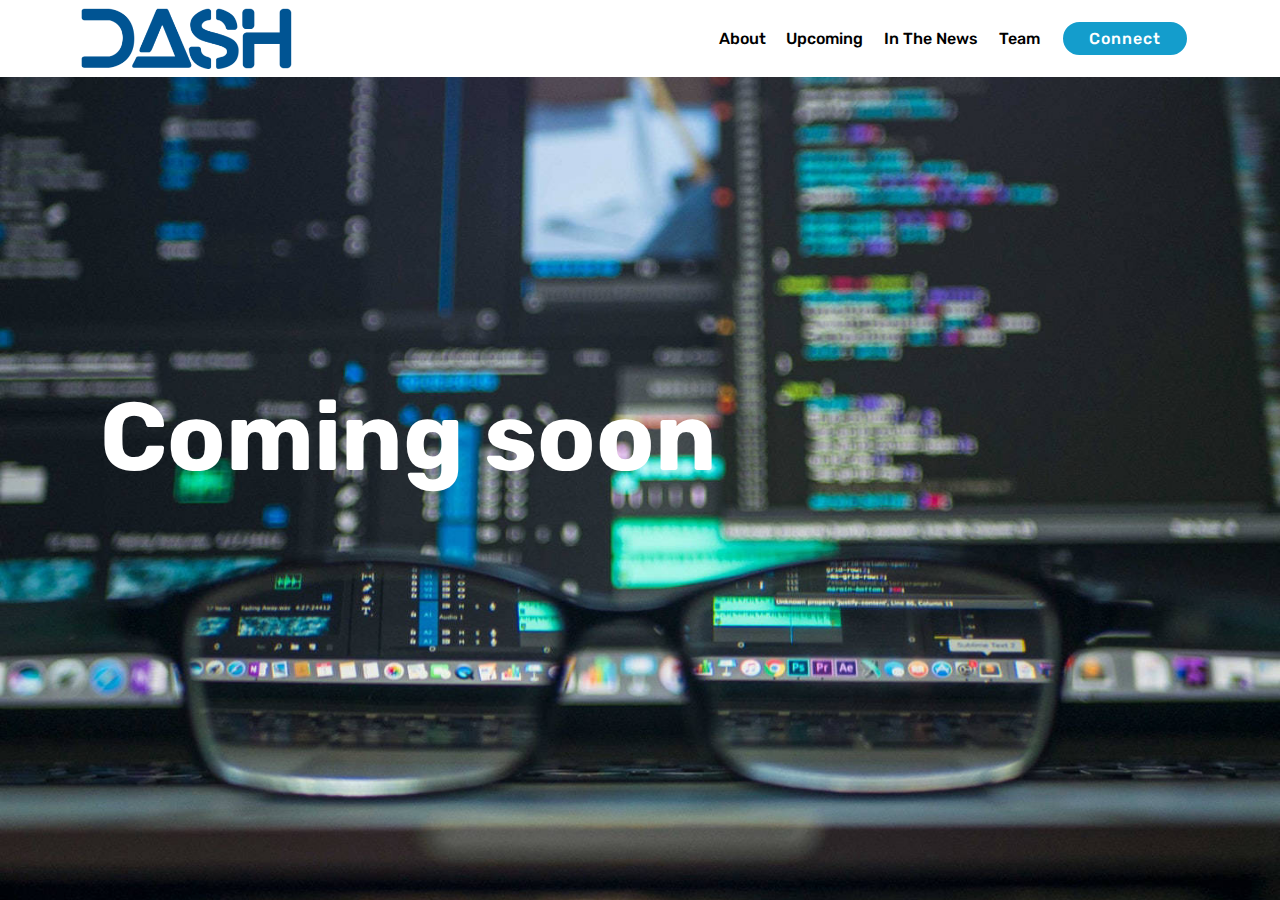
<file: page2.html>
<!DOCTYPE html>
<html >
<head>
  <!-- Site made with Mobirise Website Builder v4.7.7, https://mobirise.com -->
  <meta charset="UTF-8">
  <meta http-equiv="X-UA-Compatible" content="IE=edge">
  <meta name="generator" content="Mobirise v4.7.7, mobirise.com">
  <meta name="viewport" content="width=device-width, initial-scale=1, minimum-scale=1">
  <link rel="shortcut icon" href="assets/images/logo-412x118.png" type="image/x-icon">
  <meta name="description" content="Site Builder Description">
  <title>Coming Soon</title>
  <link rel="stylesheet" href="assets/web/assets/mobirise-icons/mobirise-icons.css">
  <link rel="stylesheet" href="assets/tether/tether.min.css">
  <link rel="stylesheet" href="assets/bootstrap/css/bootstrap.min.css">
  <link rel="stylesheet" href="assets/bootstrap/css/bootstrap-grid.min.css">
  <link rel="stylesheet" href="assets/bootstrap/css/bootstrap-reboot.min.css">
  <link rel="stylesheet" href="assets/dropdown/css/style.css">
  <link rel="stylesheet" href="assets/theme/css/style.css">
  <link rel="stylesheet" href="assets/mobirise/css/mbr-additional.css" type="text/css">
  
  
  
</head>
<body>
  <section class="menu cid-qTkzRZLJNu" once="menu" id="menu1-1a">

    

    <nav class="navbar navbar-expand beta-menu navbar-dropdown align-items-center navbar-fixed-top navbar-toggleable-sm">
        <button class="navbar-toggler navbar-toggler-right" type="button" data-toggle="collapse" data-target="#navbarSupportedContent" aria-controls="navbarSupportedContent" aria-expanded="false" aria-label="Toggle navigation">
            <div class="hamburger">
                <span></span>
                <span></span>
                <span></span>
                <span></span>
            </div>
        </button>
        <div class="menu-logo">
            <div class="navbar-brand">
                <span class="navbar-logo">
                    <a href="https://dashforlaw.com">
                         <img src="assets/images/logo-412x118.png" alt="Mobirise" title="" style="height: 3.8rem;">
                    </a>
                </span>
                <span class="navbar-caption-wrap"><a class="navbar-caption text-white display-2" href="https://mobirise.com"></a></span>
            </div>
        </div>
        <div class="collapse navbar-collapse" id="navbarSupportedContent">
            <ul class="navbar-nav nav-dropdown" data-app-modern-menu="true"><li class="nav-item">
                    <a class="nav-link link text-black display-4" href="https://dashforlaw.com/index.html#header5-l">
                        
                        About</a>
                </li><li class="nav-item"><a class="nav-link link text-black display-4" href="https://dashforlaw.com/index.html#timeline1-s">
                        
                        Upcoming</a></li><li class="nav-item"><a class="nav-link link text-black display-4" href="https://dashforlaw.com/index.html#accordion1-t">In The News</a></li>
                <li class="nav-item">
                    <a class="nav-link link text-black display-4" href="dash.html#testimonials4-f">
                        
                        Team</a>
                </li></ul>
            <div class="navbar-buttons mbr-section-btn"><a class="btn btn-sm btn-primary display-4" href="https://dashforlaw.com/index.html#form1-4">
                    
                    Connect</a></div>
        </div>
    </nav>
</section>

<section class="engine"><a href="https://mobirise.me/s">free bootstrap themes</a></section><section class="header9 cid-qUdT02lUan mbr-fullscreen mbr-parallax-background" id="header9-1b">

    

    

    <div class="container">
        <div class="media-container-column mbr-white col-md-8">
            <h1 class="mbr-section-title align-left mbr-bold pb-3 mbr-fonts-style display-1">Coming soon</h1>
            
            
            
        </div>
    </div>

    
</section>


  <script src="assets/web/assets/jquery/jquery.min.js"></script>
  <script src="assets/popper/popper.min.js"></script>
  <script src="assets/tether/tether.min.js"></script>
  <script src="assets/bootstrap/js/bootstrap.min.js"></script>
  <script src="assets/smoothscroll/smooth-scroll.js"></script>
  <script src="assets/dropdown/js/script.min.js"></script>
  <script src="assets/touchswipe/jquery.touch-swipe.min.js"></script>
  <script src="assets/parallax/jarallax.min.js"></script>
  <script src="assets/theme/js/script.js"></script>
  
  
</body>
</html>
</file>
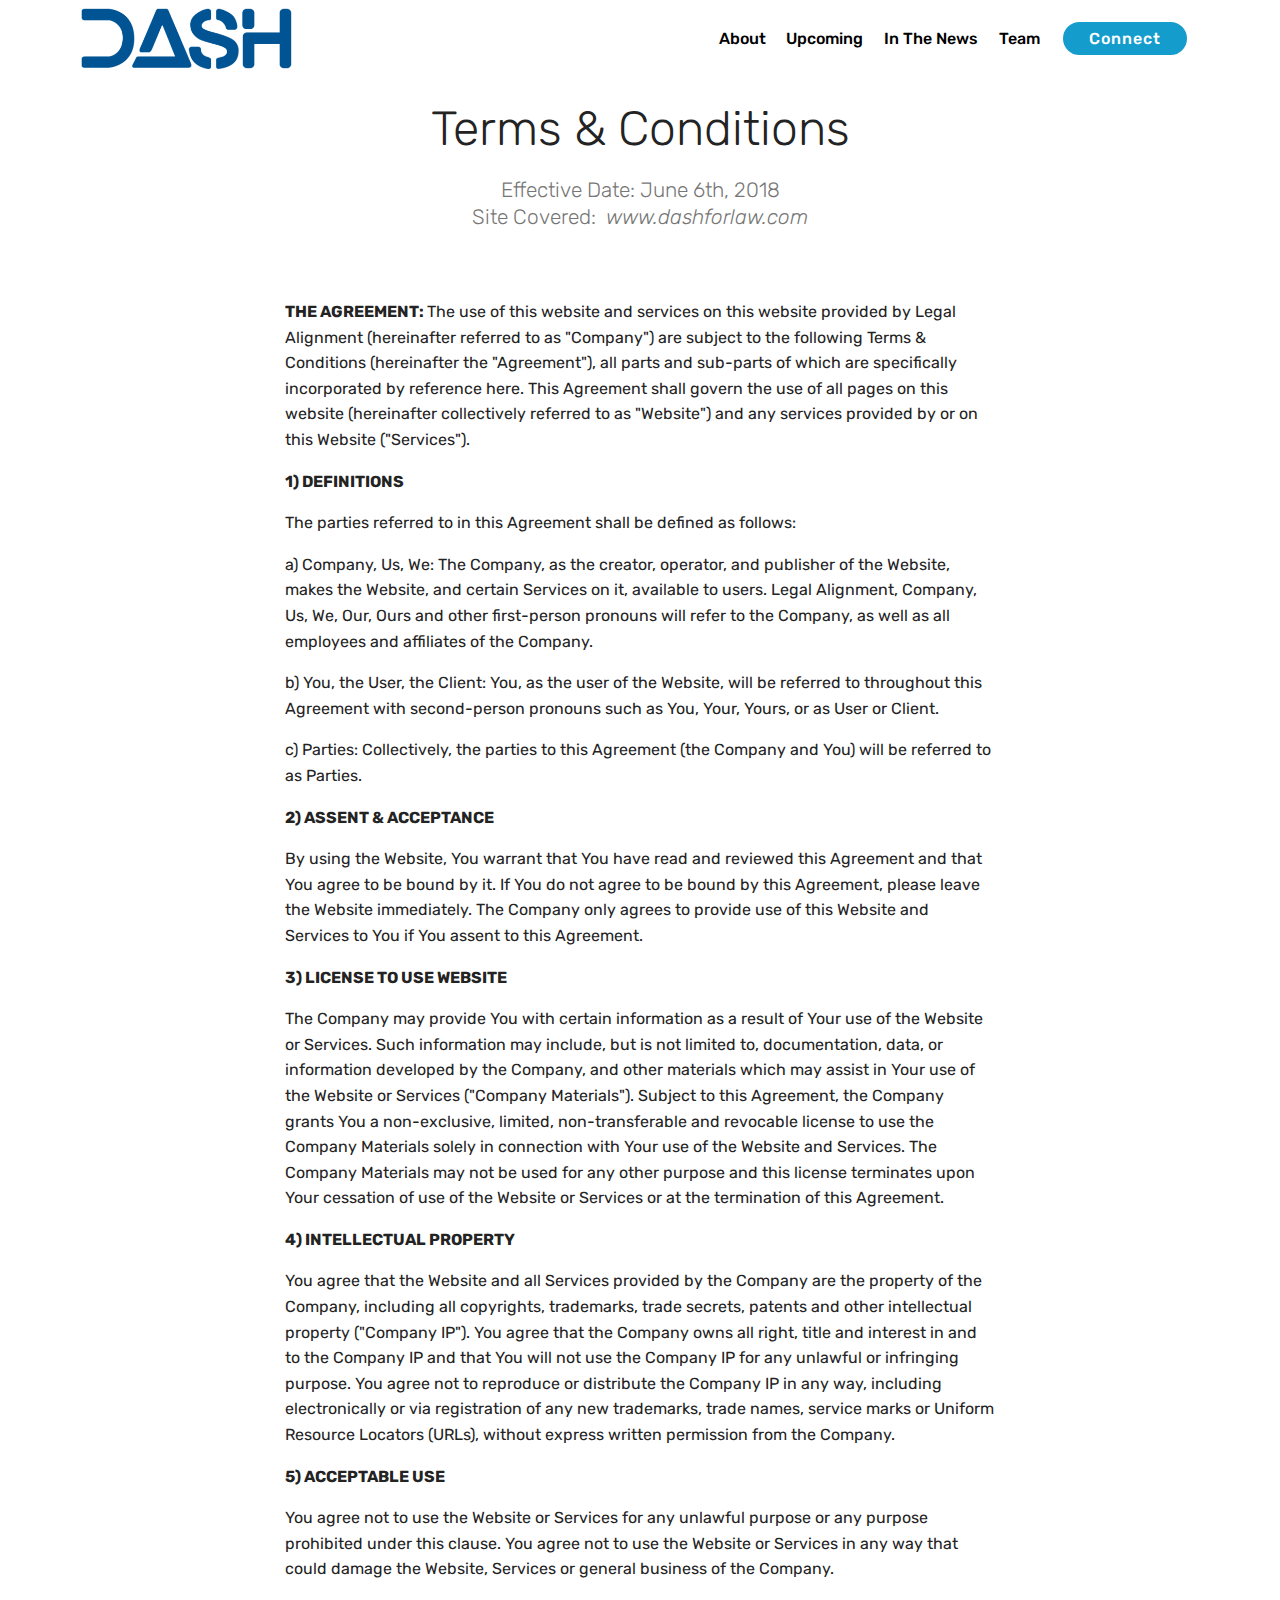
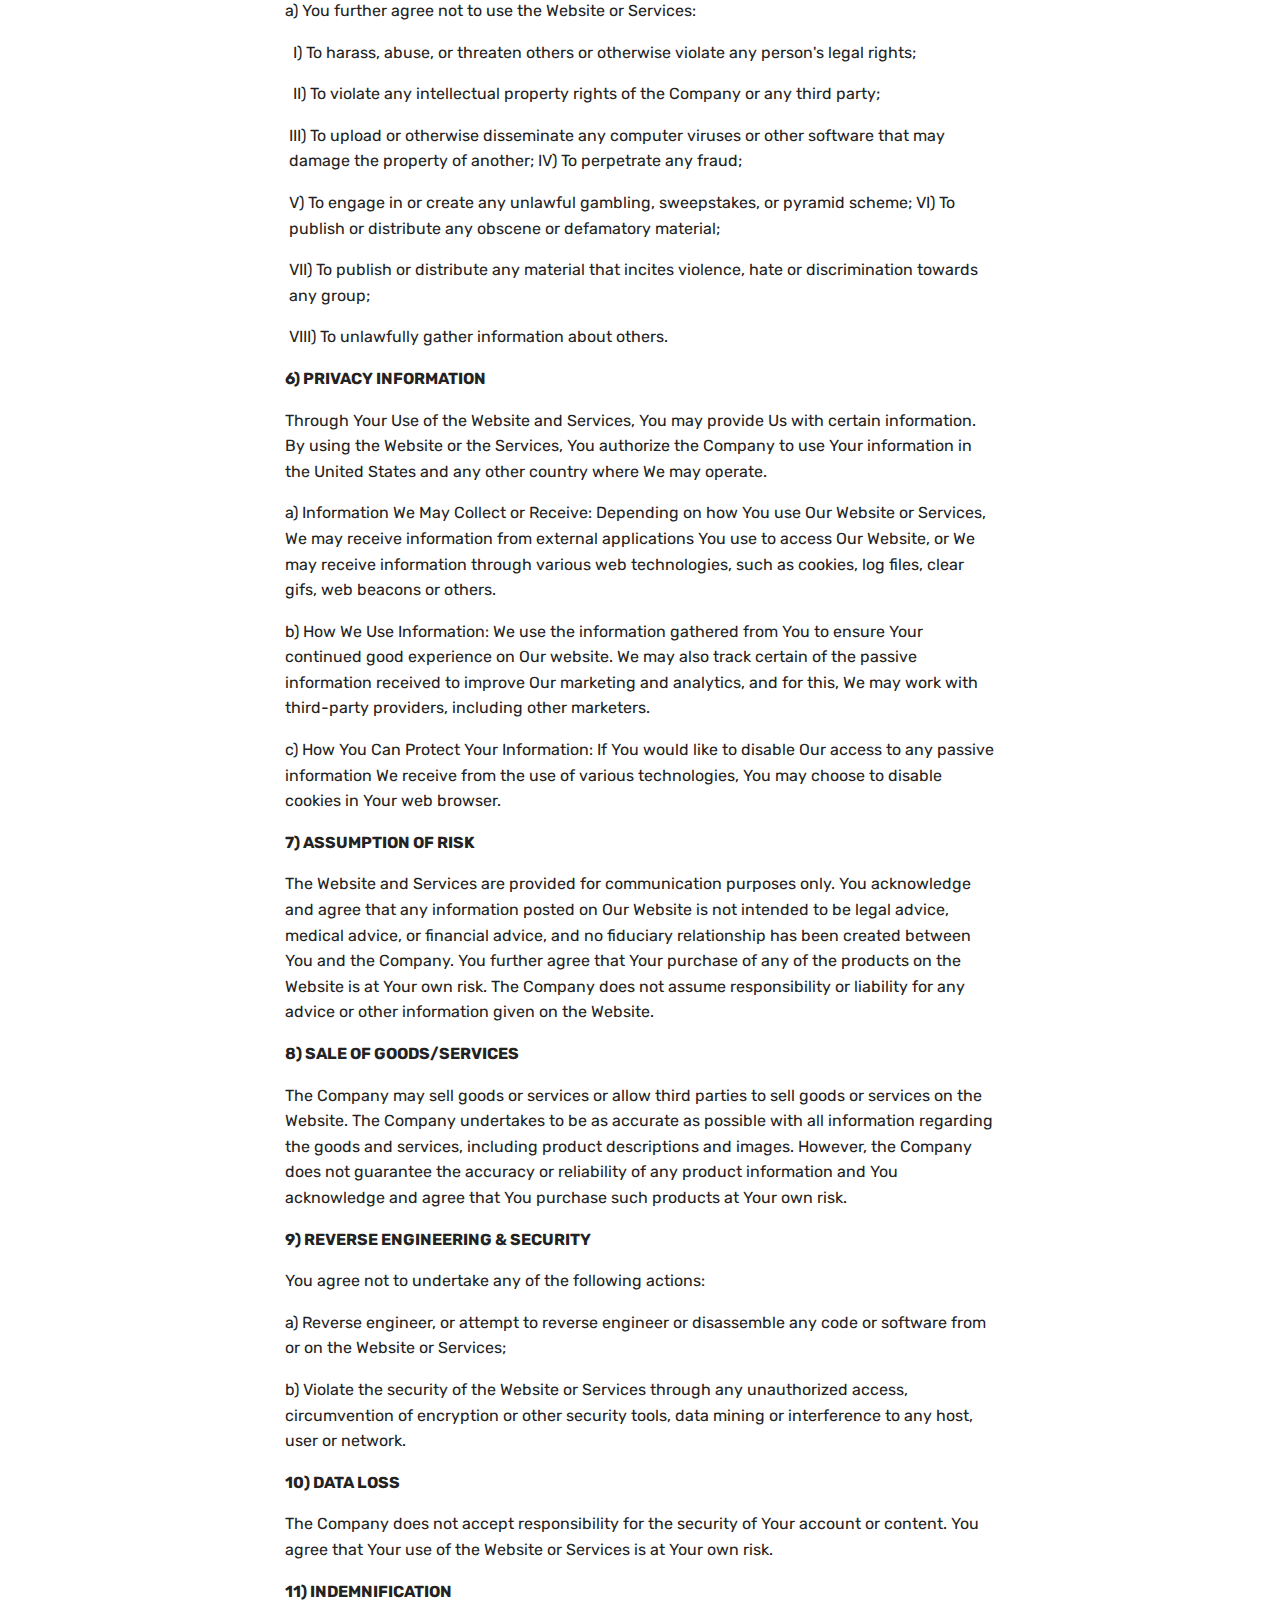
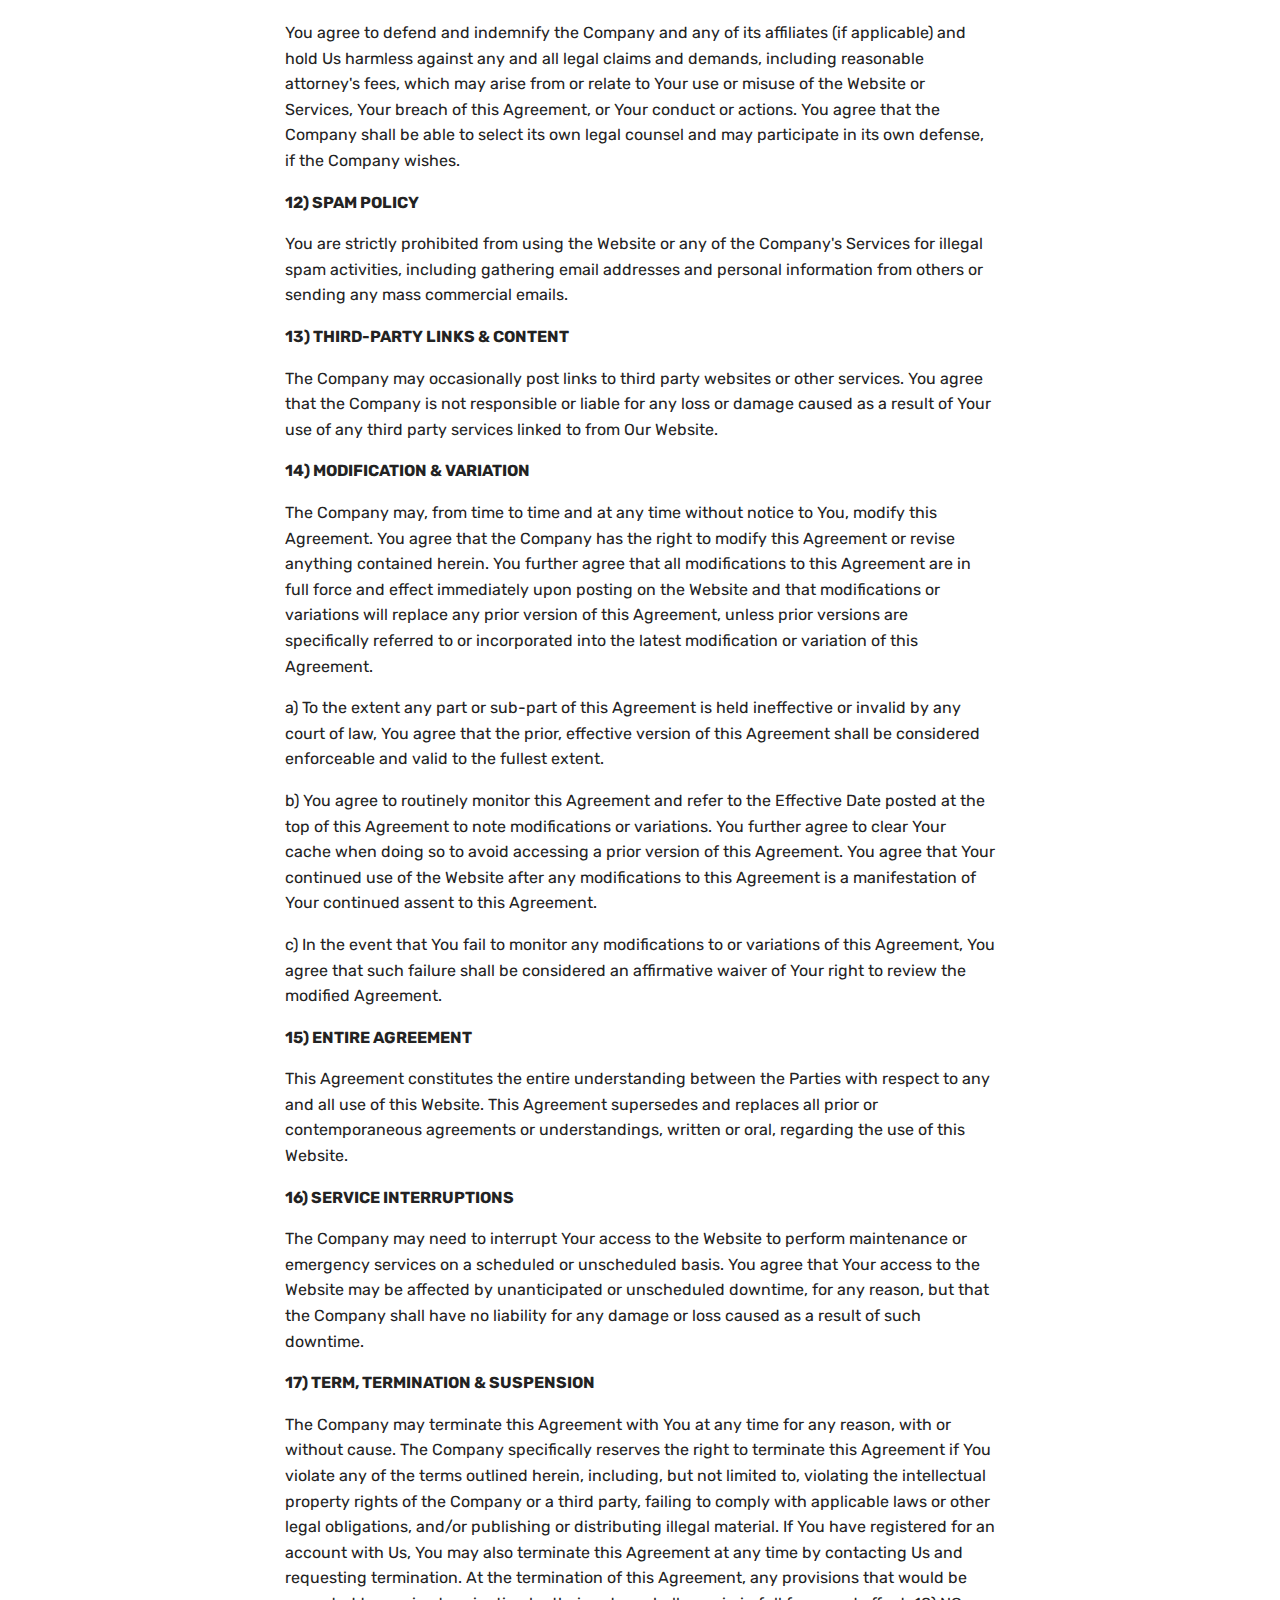
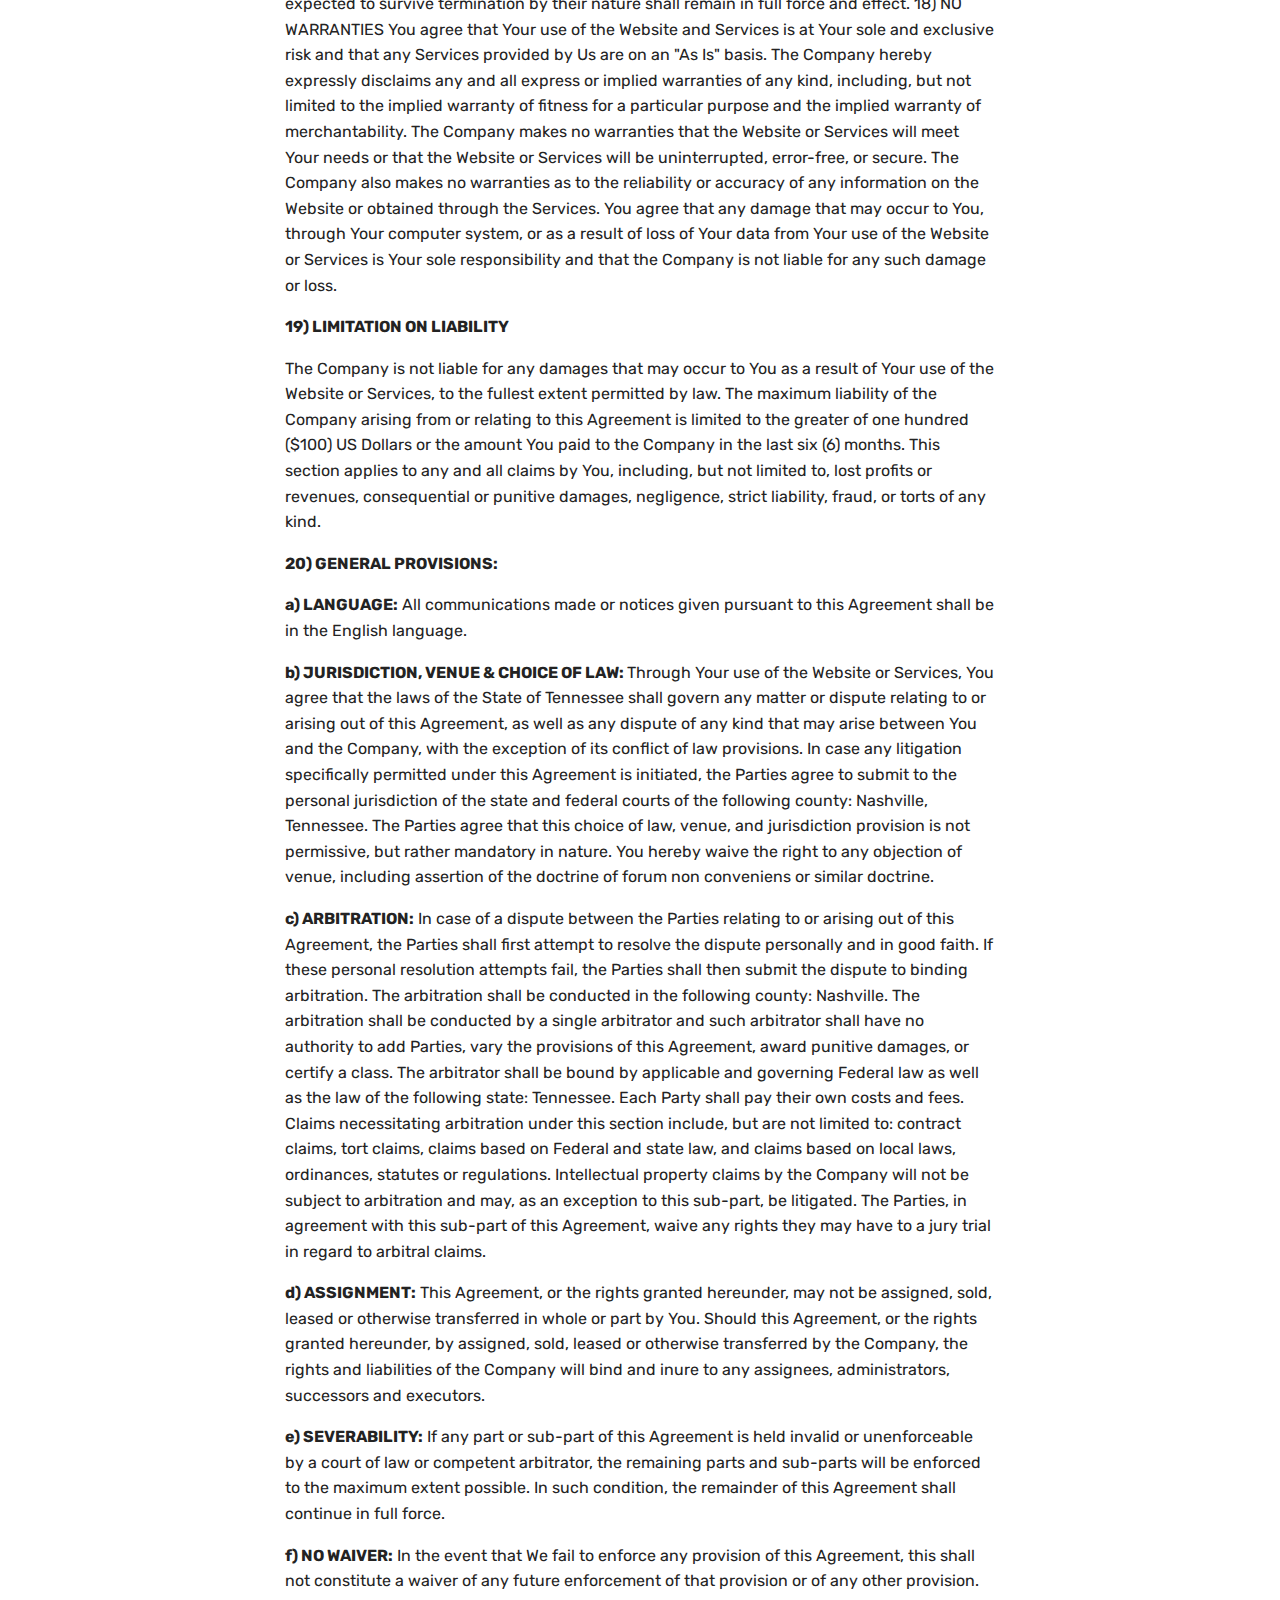
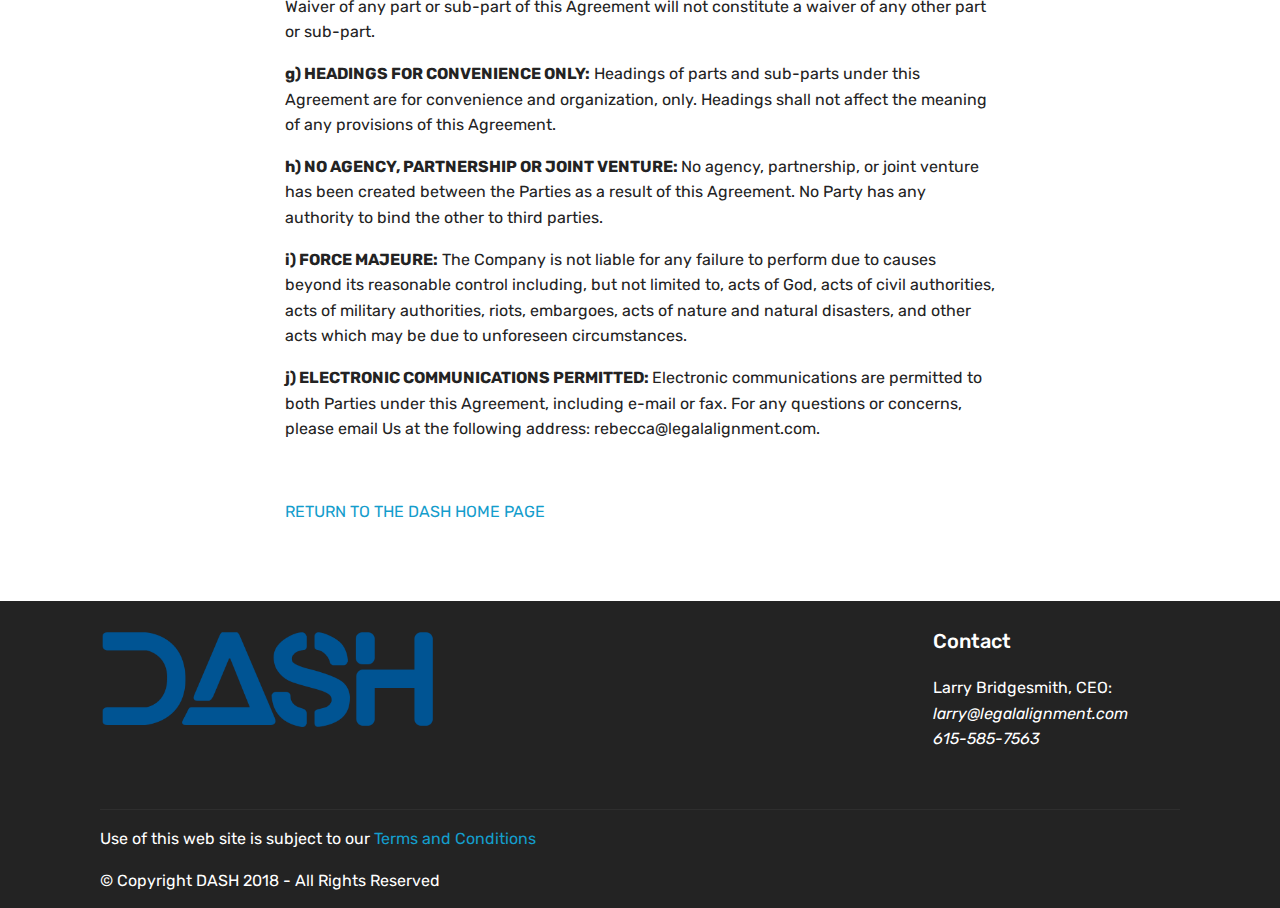
<file: termsandconditions.html>
<!DOCTYPE html>
<html >
<head>
  <!-- Site made with Mobirise Website Builder v4.7.7, https://mobirise.com -->
  <meta charset="UTF-8">
  <meta http-equiv="X-UA-Compatible" content="IE=edge">
  <meta name="generator" content="Mobirise v4.7.7, mobirise.com">
  <meta name="viewport" content="width=device-width, initial-scale=1, minimum-scale=1">
  <link rel="shortcut icon" href="assets/images/logo-412x118.png" type="image/x-icon">
  <meta name="description" content="Terms and conditions for use of the DASH website.">
  <title>Terms and Conditions</title>
  <link rel="stylesheet" href="assets/tether/tether.min.css">
  <link rel="stylesheet" href="assets/bootstrap/css/bootstrap.min.css">
  <link rel="stylesheet" href="assets/bootstrap/css/bootstrap-grid.min.css">
  <link rel="stylesheet" href="assets/bootstrap/css/bootstrap-reboot.min.css">
  <link rel="stylesheet" href="assets/dropdown/css/style.css">
  <link rel="stylesheet" href="assets/socicon/css/styles.css">
  <link rel="stylesheet" href="assets/theme/css/style.css">
  <link rel="stylesheet" href="assets/mobirise/css/mbr-additional.css" type="text/css">
  
  
  
</head>
<body>
  <section class="menu cid-qUs12hII5z" once="menu" id="menu1-1k">

    

    <nav class="navbar navbar-expand beta-menu navbar-dropdown align-items-center navbar-fixed-top navbar-toggleable-sm">
        <button class="navbar-toggler navbar-toggler-right" type="button" data-toggle="collapse" data-target="#navbarSupportedContent" aria-controls="navbarSupportedContent" aria-expanded="false" aria-label="Toggle navigation">
            <div class="hamburger">
                <span></span>
                <span></span>
                <span></span>
                <span></span>
            </div>
        </button>
        <div class="menu-logo">
            <div class="navbar-brand">
                <span class="navbar-logo">
                    <a href="https://dashforlaw.com">
                         <img src="assets/images/logo-412x118.png" alt="Mobirise" title="" style="height: 3.8rem;">
                    </a>
                </span>
                <span class="navbar-caption-wrap"><a class="navbar-caption text-white display-2" href="https://mobirise.com"></a></span>
            </div>
        </div>
        <div class="collapse navbar-collapse" id="navbarSupportedContent">
            <ul class="navbar-nav nav-dropdown" data-app-modern-menu="true"><li class="nav-item">
                    <a class="nav-link link text-black display-4" href="https://dashforlaw.com/index.html#header5-l">
                        
                        About</a>
                </li><li class="nav-item"><a class="nav-link link text-black display-4" href="https://dashforlaw.com/index.html#timeline1-s">
                        
                        Upcoming</a></li><li class="nav-item"><a class="nav-link link text-black display-4" href="https://dashforlaw.com/index.html#accordion1-t">In The News</a></li>
                <li class="nav-item">
                    <a class="nav-link link text-black display-4" href="dash.html#testimonials4-f">
                        
                        Team</a>
                </li></ul>
            <div class="navbar-buttons mbr-section-btn"><a class="btn btn-sm btn-primary display-4" href="https://dashforlaw.com/index.html#form1-4">
                    
                    Connect</a></div>
        </div>
    </nav>
</section>

<section class="engine"><a href="https://mobirise.me/s">bootstrap themes</a></section><section class="mbr-section content4 cid-qUpr3Qj37k" id="content4-1f">

    

    <div class="container">
        <div class="media-container-row">
            <div class="title col-12 col-md-8">
                <h2 class="align-center pb-3 mbr-fonts-style display-2">Terms &amp; Conditions</h2>
                <h3 class="mbr-section-subtitle align-center mbr-light mbr-fonts-style display-5">Effective Date: June 6th, 2018<br>Site Covered: &nbsp;<em>www.dashforlaw.com</em><br>
                </h3>
                
            </div>
        </div>
    </div>
</section>

<section class="mbr-section article content1 cid-qUprVChyfy" id="content1-1g">
    
     

    <div class="container">
        <div class="media-container-row">
            <div class="mbr-text col-12 col-md-8 mbr-fonts-style display-7"><p><strong>THE AGREEMENT: </strong>The use of this website and services on this website provided by Legal Alignment (hereinafter referred to as "Company") are subject to the following Terms &amp; Conditions (hereinafter the "Agreement"), all parts and sub-parts of which are specifically incorporated by reference here. This Agreement shall govern the use of all pages on this website (hereinafter collectively referred to as "Website") and any services provided by or on this Website ("Services").</p><p><strong>1) DEFINITIONS
</strong></p><p>The parties referred to in this Agreement shall be defined as follows:
</p><p>a) Company, Us, We: The Company, as the creator, operator, and publisher of the Website, makes the Website, and certain Services on it, available to users. Legal Alignment, Company, Us, We, Our, Ours and other first-person pronouns will refer to the Company, as well as all employees and affiliates of the Company.
</p><p>b) You, the User, the Client: You, as the user of the Website, will be referred to throughout this Agreement with second-person pronouns such as You, Your, Yours, or as User or Client.
</p><p>c) Parties: Collectively, the parties to this Agreement (the Company and You) will be referred to as Parties.
</p><p><strong>2) ASSENT &amp; ACCEPTANCE
</strong></p><p>By using the Website, You warrant that You have read and reviewed this Agreement and that You agree to be bound by it. If You do not agree to be bound by this Agreement, please leave the Website immediately. The Company only agrees to provide use of this Website and Services to You if You assent to this Agreement.
</p><p><strong>3) LICENSE TO USE WEBSITE</strong></p><p>The Company may provide You with certain information as a result of Your use of the Website or Services. Such information may include, but is not limited to, documentation, data, or information developed by the Company, and other materials which may assist in Your use of the Website or Services ("Company Materials"). Subject to this Agreement, the Company grants You a non-exclusive, limited, non-transferable and revocable license to use the Company Materials solely in connection with Your use of the Website and Services. The Company Materials may not be used for any other purpose and this license terminates upon Your cessation of use of the Website or Services or at the termination of this Agreement.<strong>


</strong></p><p><strong>4) INTELLECTUAL PROPERTY
</strong></p><p>You agree that the Website and all Services provided by the Company are the property of the Company, including all copyrights, trademarks, trade secrets, patents and other intellectual property ("Company IP"). You agree that the Company owns all right, title and interest in and to the Company IP and that You will not use the Company IP for any unlawful or infringing purpose. You agree not to reproduce or distribute the Company IP in any way, including electronically or via registration of any new trademarks, trade names, service marks or Uniform Resource Locators (URLs), without express written permission from the Company.<strong>
</strong></p><p><strong>5) ACCEPTABLE USE
</strong></p><p>You agree not to use the Website or Services for any unlawful purpose or any purpose prohibited under this clause. You agree not to use the Website or Services in any way that could damage the Website, Services or general business of the Company.</p><p>
a) You further agree not to use the Website or Services:</p><p>&nbsp; 
I) To harass, abuse, or threaten others or otherwise violate any person's legal rights;</p><p>&nbsp; II) To violate any intellectual property rights of the Company or any third party;
</p><p>&nbsp;III) To upload or otherwise disseminate any computer viruses or other software that may &nbsp; &nbsp; &nbsp;damage the property of another;
IV) To perpetrate any fraud;
</p><p>&nbsp;V) To engage in or create any unlawful gambling, sweepstakes, or pyramid scheme;
VI) To &nbsp;publish or distribute any obscene or defamatory material;
</p><p>&nbsp;VII) To publish or distribute any material that incites violence, hate or discrimination towards &nbsp;any group;
</p><p>&nbsp;VIII) To unlawfully gather information about others.
</p><p><strong>6) PRIVACY INFORMATION</strong></p><p>
Through Your Use of the Website and Services, You may provide Us with certain information. By using the Website or the Services, You authorize the Company to use Your information in the United States and any other country where We may operate.
</p><p>a) Information We May Collect or Receive: Depending on how You use Our Website or Services, We may receive information from external applications You use to access Our Website, or We may receive information through various web technologies, such as cookies, log files, clear gifs, web beacons or others.</p><p>
b) How We Use Information: We use the information gathered from You to ensure Your continued good experience on Our website. We may also track certain of the passive information received to improve Our marketing and analytics, and for this, We may work with third-party providers, including other marketers.
</p><p>c) How You Can Protect Your Information: If You would like to disable Our access to any passive information We receive from the use of various technologies, You may choose to disable cookies in Your web browser.
</p><p><strong>7) ASSUMPTION OF RISK</strong></p><p>
The Website and Services are provided for communication purposes only. You acknowledge and agree that any information posted on Our Website is not intended to be legal advice, medical advice, or financial advice, and no fiduciary relationship has been created between You and the Company. You further agree that Your purchase of any of the products on the Website is at Your own risk. The Company does not assume responsibility or liability for any advice or other information given on the Website.</p><p>


<strong>8) SALE OF GOODS/SERVICES</strong>
</p><p>The Company may sell goods or services or allow third parties to sell goods or services on the Website. The Company undertakes to be as accurate as possible with all information regarding the goods and services, including product descriptions and images. However, the Company does not guarantee the accuracy or reliability of any product information and You acknowledge and agree that You purchase such products at Your own risk. 
</p><p><strong>9) REVERSE ENGINEERING &amp; SECURITY</strong></p><p>You agree not to undertake any of the following actions:
</p><p>a) Reverse engineer, or attempt to reverse engineer or disassemble any code or software from or on the Website or Services;</p><p>
b) Violate the security of the Website or Services through any unauthorized access, circumvention of encryption or other security tools, data mining or interference to any host, user or network.


</p><p><strong>10) DATA LOSS
</strong></p><p>The Company does not accept responsibility for the security of Your account or content. You agree that Your use of the Website or Services is at Your own risk.


</p><p><strong>11) INDEMNIFICATION
</strong></p><p>You agree to defend and indemnify the Company and any of its affiliates (if applicable) and hold Us harmless against any and all legal claims and demands, including reasonable attorney's fees, which may arise from or relate to Your use or misuse of the Website or Services, Your breach of this Agreement, or Your conduct or actions. You agree that the Company shall be able to select its own legal counsel and may participate in its own defense, if the Company wishes.


</p><p><strong>12) SPAM POLICY</strong></p><p>
You are strictly prohibited from using the Website or any of the Company's Services for illegal spam activities, including gathering email addresses and personal information from others or sending any mass commercial emails.


</p><p><strong>13) THIRD-PARTY LINKS &amp; CONTENT
</strong></p><p>The Company may occasionally post links to third party websites or other services. You agree that the Company is not responsible or liable for any loss or damage caused as a result of Your use of any third party services linked to from Our Website.

</p><p><strong>14) MODIFICATION &amp; VARIATION</strong></p><p>The Company may, from time to time and at any time without notice to You, modify this Agreement. You agree that the Company has the right to modify this Agreement or revise anything contained herein. You further agree that all modifications to this Agreement are in full force and effect immediately upon posting on the Website and that modifications or variations will replace any prior version of this Agreement, unless prior versions are specifically referred to or incorporated into the latest modification or variation of this Agreement.
</p><p>a) To the extent any part or sub-part of this Agreement is held ineffective or invalid by any court of law, You agree that the prior, effective version of this Agreement shall be considered enforceable and valid to the fullest extent.
</p><p>b) You agree to routinely monitor this Agreement and refer to the Effective Date posted at the top of this Agreement to note modifications or variations. You further agree to clear Your cache when doing so to avoid accessing a prior version of this Agreement. You agree that Your continued use of the Website after any modifications to this Agreement is a manifestation of Your continued assent to this Agreement.
</p><p>c) In the event that You fail to monitor any modifications to or variations of this Agreement, You agree that such failure shall be considered an affirmative waiver of Your right to review the modified Agreement.
</p><p><strong>15) ENTIRE AGREEMENT</strong></p><p>
This Agreement constitutes the entire understanding between the Parties with respect to any and all use of this Website. This Agreement supersedes and replaces all prior or contemporaneous agreements or understandings, written or oral, regarding the use of this Website.


</p><p><span style="font-size: 1rem;"><strong>16) SERVICE INTERRUPTIONS
</strong></span></p><p><span style="font-size: 1rem;">The Company may need to interrupt Your access to the Website to perform maintenance or emergency services on a scheduled or unscheduled basis. You agree that Your access to the Website may be affected by unanticipated or unscheduled downtime, for any reason, but that the Company shall have no liability for any damage or loss caused as a result of such downtime.&nbsp;</span></p><p><span style="font-size: 1rem;"><strong>17) TERM, TERMINATION &amp; SUSPENSION</strong></span></p><p><span style="font-size: 1rem;">
The Company may terminate this Agreement with You at any time for any reason, with or without cause. The Company specifically reserves the right to terminate this Agreement if You violate any of the terms outlined herein, including, but not limited to, violating the intellectual property rights of the Company or a third party, failing to comply with applicable laws or other legal obligations, and/or publishing or distributing illegal material. If You have registered for an account with Us, You may also terminate this Agreement at any time by contacting Us and requesting termination. At the termination of this Agreement, any provisions that would be expected to survive termination by their nature shall remain in full force and effect.


18) NO WARRANTIES
You agree that Your use of the Website and Services is at Your sole and exclusive risk and that any Services provided by Us are on an "As Is" basis. The Company hereby expressly disclaims any and all express or implied warranties of any kind, including, but not limited to the implied warranty of fitness for a particular purpose and the implied warranty of merchantability. The Company makes no warranties that the Website or Services will meet Your needs or that the Website or Services will be uninterrupted, error-free, or secure. The Company also makes no warranties as to the reliability or accuracy of any information on the Website or obtained through the Services. You agree that any damage that may occur to You, through Your computer system, or as a result of loss of Your data from Your use of the Website or Services is Your sole responsibility and that the Company is not liable for any such damage or loss.</span></p><p><span style="font-size: 1rem;"><strong>


19) LIMITATION ON LIABILITY
</strong></span></p><p><span style="font-size: 1rem;">The Company is not liable for any damages that may occur to You as a result of Your use of the Website or Services, to the fullest extent permitted by law. The maximum liability of the Company arising from or relating to this Agreement is limited to the greater of one hundred ($100) US Dollars or the amount You paid to the Company in the last six (6) months. This section applies to any and all claims by You, including, but not limited to, lost profits or revenues, consequential or punitive damages, negligence, strict liability, fraud, or torts of any kind.
</span></p><p><span style="font-size: 1rem;"><strong>20) GENERAL PROVISIONS:</strong></span></p><p><span style="font-size: 1rem;"><strong>
a) LANGUAGE:</strong> All communications made or notices given pursuant to this Agreement shall be in the English language.
</span></p><p><span style="font-size: 1rem;"><strong>b) JURISDICTION, VENUE &amp; CHOICE OF LAW:&nbsp;</strong></span><span style="font-size: 1rem;">Through Your use of the Website or Services, You agree that the laws of the State of Tennessee shall govern any matter or dispute relating to or arising out of this Agreement, as well as any dispute of any kind that may arise between You and the Company, with the exception of its conflict of law provisions. In case any litigation specifically permitted under this Agreement is initiated, the Parties agree to submit to the personal jurisdiction of the state and federal courts of the following county: Nashville, Tennessee. The Parties agree that this choice of law, venue, and jurisdiction provision is not permissive, but rather mandatory in nature. You hereby waive the right to any objection of venue, including assertion of the doctrine of forum non conveniens or similar doctrine.
</span></p><p><span style="font-size: 1rem;"><strong>c) ARBITRATION:</strong> In case of a dispute between the Parties relating to or arising out of this Agreement, the Parties shall first attempt to resolve the dispute personally and in good faith. If these personal resolution attempts fail, the Parties shall then submit the dispute to binding arbitration. The arbitration shall be conducted in the following county: Nashville. The arbitration shall be conducted by a single arbitrator and such arbitrator shall have no authority to add Parties, vary the provisions of this Agreement, award punitive damages, or certify a class. The arbitrator shall be bound by applicable and governing Federal law as well as the law of the following state: Tennessee. Each Party shall pay their own costs and fees. Claims necessitating arbitration under this section include, but are not limited to: contract claims, tort claims, claims based on Federal and state law, and claims based on local laws, ordinances, statutes or regulations. Intellectual property claims by the Company will not be subject to arbitration and may, as an exception to this sub-part, be litigated. The Parties, in agreement with this sub-part of this Agreement, waive any rights they may have to a jury trial in regard to arbitral claims.</span></p><p><span style="font-size: 1rem;"><strong>
d) ASSIGNMENT:</strong> This Agreement, or the rights granted hereunder, may not be assigned, sold, leased or otherwise transferred in whole or part by You. Should this Agreement, or the rights granted hereunder, by assigned, sold, leased or otherwise transferred by the Company, the rights and liabilities of the Company will bind and inure to any assignees, administrators, successors and executors.
</span></p><p><span style="font-size: 1rem;"><strong>e) SEVERABILITY:</strong> If any part or sub-part of this Agreement is held invalid or unenforceable by a court of law or competent arbitrator, the remaining parts and sub-parts will be enforced to the maximum extent possible. In such condition, the remainder of this Agreement shall continue in full force.</span></p><p><span style="font-size: 1rem;"><strong>
f) NO WAIVER:</strong> In the event that We fail to enforce any provision of this Agreement, this shall not constitute a waiver of any future enforcement of that provision or of any other provision. Waiver of any part or sub-part of this Agreement will not constitute a waiver of any other part or sub-part.</span></p><p><span style="font-size: 1rem;"><strong>
g) HEADINGS FOR CONVENIENCE ONLY:</strong> Headings of parts and sub-parts under this Agreement are for convenience and organization, only. Headings shall not affect the meaning of any provisions of this Agreement.</span></p><p><span style="font-size: 1rem;"><strong>
h) NO AGENCY, PARTNERSHIP OR JOINT VENTURE: </strong>No agency, partnership, or joint venture has been created between the Parties as a result of this Agreement. No Party has any authority to bind the other to third parties.</span></p><p><span style="font-size: 1rem;"><strong>
i) FORCE MAJEURE:</strong> The Company is not liable for any failure to perform due to causes beyond its reasonable control including, but not limited to, acts of God, acts of civil authorities, acts of military authorities, riots, embargoes, acts of nature and natural disasters, and other acts which may be due to unforeseen circumstances.</span></p><p><span style="font-size: 1rem;"><strong>
j) ELECTRONIC COMMUNICATIONS PERMITTED: </strong>Electronic communications are permitted to both Parties under this Agreement, including e-mail or fax. For any questions or concerns, please email Us at the following address: rebecca@legalalignment.com.&nbsp;</span></p><p><br></p><p><a href="https://dashforlaw.com">R</a><strong><a href="https://dashforlaw.com">ETURN TO THE DASH HOME PAGE</a></strong></p></div>
        </div>
    </div>
</section>

<section class="cid-qUrWVfdp5E" id="footer1-1i">

    

    

    <div class="container">
        <div class="media-container-row content text-white">
            <div class="col-12 col-md-3">
                <div class="media-wrap">
                    <a href="https://dashforlaw.com">
                        <img src="assets/images/logo-512x147.png" alt="Mobirise" title="">
                    </a>
                </div>
            </div>
            <div class="col-12 col-md-3 mbr-fonts-style display-7">
                <h5 class="pb-3"></h5>
                <p class="mbr-text"></p>
            </div>
            <div class="col-12 col-md-3 mbr-fonts-style display-7">
                <h5 class="pb-3"></h5>
                <p class="mbr-text"></p>
            </div>
            <div class="col-12 col-md-3 mbr-fonts-style display-7">
                <h5 class="pb-3">Contact</h5>
                <p class="mbr-text">Larry Bridgesmith, CEO:<br><em>larry@legalalignment.com<br>615-585-7563</em><br><br></p>
            </div>
        </div>
        <div class="footer-lower">
            <div class="media-container-row">
                <div class="col-sm-12">
                    <hr>
                </div>
            </div>
            <div class="media-container-row mbr-white">
                <div class="col-sm-6 copyright">
                    <p class="mbr-text mbr-fonts-style display-7">Use of this web site is subject to our <a href="termsandconditions.html">Terms and Conditions</a> &nbsp; &nbsp;&nbsp;</p>
                </div>
                <div class="col-md-6">
                    
                </div>
            </div>
        </div>
    </div>
</section>

<section once="" class="cid-qUrX3PP1MP" id="footer6-1j">

    

    

    <div class="container">
        <div class="media-container-row align-center mbr-white">
            <div class="col-12">
                <p class="mbr-text mb-0 mbr-fonts-style display-7">
                    © Copyright DASH 2018 - All Rights Reserved
                </p>
            </div>
        </div>
    </div>
</section>


  <script src="assets/web/assets/jquery/jquery.min.js"></script>
  <script src="assets/popper/popper.min.js"></script>
  <script src="assets/tether/tether.min.js"></script>
  <script src="assets/bootstrap/js/bootstrap.min.js"></script>
  <script src="assets/smoothscroll/smooth-scroll.js"></script>
  <script src="assets/dropdown/js/script.min.js"></script>
  <script src="assets/touchswipe/jquery.touch-swipe.min.js"></script>
  <script src="assets/theme/js/script.js"></script>
  
  
</body>
</html>
</file>
<file: assets/web/assets/mobirise-icons/mobirise-icons.css>
@font-face {
  font-family: 'MobiriseIcons';
  src:  url('mobirise-icons.eot?spat4u');
  src:  url('mobirise-icons.eot?spat4u#iefix') format('embedded-opentype'),
    url('mobirise-icons.ttf?spat4u') format('truetype'),
    url('mobirise-icons.woff?spat4u') format('woff'),
    url('mobirise-icons.svg?spat4u#MobiriseIcons') format('svg');
  font-weight: normal;
  font-style: normal;
}

[class^="mbri-"], [class*=" mbri-"] {
  /* use !important to prevent issues with browser extensions that change fonts */
  font-family: MobiriseIcons !important;
  speak: none;
  font-style: normal;
  font-weight: normal;
  font-variant: normal;
  text-transform: none;
  line-height: 1;

  /* Better Font Rendering =========== */
  -webkit-font-smoothing: antialiased;
  -moz-osx-font-smoothing: grayscale;
}

.mbri-add-submenu:before {
  content: "\e900";
}
.mbri-alert:before {
  content: "\e901";
}
.mbri-align-center:before {
  content: "\e902";
}
.mbri-align-justify:before {
  content: "\e903";
}
.mbri-align-left:before {
  content: "\e904";
}
.mbri-align-right:before {
  content: "\e905";
}
.mbri-android:before {
  content: "\e906";
}
.mbri-apple:before {
  content: "\e907";
}
.mbri-arrow-down:before {
  content: "\e908";
}
.mbri-arrow-next:before {
  content: "\e909";
}
.mbri-arrow-prev:before {
  content: "\e90a";
}
.mbri-arrow-up:before {
  content: "\e90b";
}
.mbri-bold:before {
  content: "\e90c";
}
.mbri-bookmark:before {
  content: "\e90d";
}
.mbri-bootstrap:before {
  content: "\e90e";
}
.mbri-briefcase:before {
  content: "\e90f";
}
.mbri-browse:before {
  content: "\e910";
}
.mbri-bulleted-list:before {
  content: "\e911";
}
.mbri-calendar:before {
  content: "\e912";
}
.mbri-camera:before {
  content: "\e913";
}
.mbri-cart-add:before {
  content: "\e914";
}
.mbri-cart-full:before {
  content: "\e915";
}
.mbri-cash:before {
  content: "\e916";
}
.mbri-change-style:before {
  content: "\e917";
}
.mbri-chat:before {
  content: "\e918";
}
.mbri-clock:before {
  content: "\e919";
}
.mbri-close:before {
  content: "\e91a";
}
.mbri-cloud:before {
  content: "\e91b";
}
.mbri-code:before {
  content: "\e91c";
}
.mbri-contact-form:before {
  content: "\e91d";
}
.mbri-credit-card:before {
  content: "\e91e";
}
.mbri-cursor-click:before {
  content: "\e91f";
}
.mbri-cust-feedback:before {
  content: "\e920";
}
.mbri-database:before {
  content: "\e921";
}
.mbri-delivery:before {
  content: "\e922";
}
.mbri-desktop:before {
  content: "\e923";
}
.mbri-devices:before {
  content: "\e924";
}
.mbri-down:before {
  content: "\e925";
}
.mbri-download:before {
  content: "\e989";
}
.mbri-drag-n-drop:before {
  content: "\e927";
}
.mbri-drag-n-drop2:before {
  content: "\e928";
}
.mbri-edit:before {
  content: "\e929";
}
.mbri-edit2:before {
  content: "\e92a";
}
.mbri-error:before {
  content: "\e92b";
}
.mbri-extension:before {
  content: "\e92c";
}
.mbri-features:before {
  content: "\e92d";
}
.mbri-file:before {
  content: "\e92e";
}
.mbri-flag:before {
  content: "\e92f";
}
.mbri-folder:before {
  content: "\e930";
}
.mbri-gift:before {
  content: "\e931";
}
.mbri-github:before {
  content: "\e932";
}
.mbri-globe:before {
  content: "\e933";
}
.mbri-globe-2:before {
  content: "\e934";
}
.mbri-growing-chart:before {
  content: "\e935";
}
.mbri-hearth:before {
  content: "\e936";
}
.mbri-help:before {
  content: "\e937";
}
.mbri-home:before {
  content: "\e938";
}
.mbri-hot-cup:before {
  content: "\e939";
}
.mbri-idea:before {
  content: "\e93a";
}
.mbri-image-gallery:before {
  content: "\e93b";
}
.mbri-image-slider:before {
  content: "\e93c";
}
.mbri-info:before {
  content: "\e93d";
}
.mbri-italic:before {
  content: "\e93e";
}
.mbri-key:before {
  content: "\e93f";
}
.mbri-laptop:before {
  content: "\e940";
}
.mbri-layers:before {
  content: "\e941";
}
.mbri-left-right:before {
  content: "\e942";
}
.mbri-left:before {
  content: "\e943";
}
.mbri-letter:before {
  content: "\e944";
}
.mbri-like:before {
  content: "\e945";
}
.mbri-link:before {
  content: "\e946";
}
.mbri-lock:before {
  content: "\e947";
}
.mbri-login:before {
  content: "\e948";
}
.mbri-logout:before {
  content: "\e949";
}
.mbri-magic-stick:before {
  content: "\e94a";
}
.mbri-map-pin:before {
  content: "\e94b";
}
.mbri-menu:before {
  content: "\e94c";
}
.mbri-mobile:before {
  content: "\e94d";
}
.mbri-mobile2:before {
  content: "\e94e";
}
.mbri-mobirise:before {
  content: "\e94f";
}
.mbri-more-horizontal:before {
  content: "\e950";
}
.mbri-more-vertical:before {
  content: "\e951";
}
.mbri-music:before {
  content: "\e952";
}
.mbri-new-file:before {
  content: "\e953";
}
.mbri-numbered-list:before {
  content: "\e954";
}
.mbri-opened-folder:before {
  content: "\e955";
}
.mbri-pages:before {
  content: "\e956";
}
.mbri-paper-plane:before {
  content: "\e957";
}
.mbri-paperclip:before {
  content: "\e958";
}
.mbri-photo:before {
  content: "\e959";
}
.mbri-photos:before {
  content: "\e95a";
}
.mbri-pin:before {
  content: "\e95b";
}
.mbri-play:before {
  content: "\e95c";
}
.mbri-plus:before {
  content: "\e95d";
}
.mbri-preview:before {
  content: "\e95e";
}
.mbri-print:before {
  content: "\e95f";
}
.mbri-protect:before {
  content: "\e960";
}
.mbri-question:before {
  content: "\e961";
}
.mbri-quote-left:before {
  content: "\e962";
}
.mbri-quote-right:before {
  content: "\e963";
}
.mbri-refresh:before {
  content: "\e964";
}
.mbri-responsive:before {
  content: "\e965";
}
.mbri-right:before {
  content: "\e966";
}
.mbri-rocket:before {
  content: "\e967";
}
.mbri-sad-face:before {
  content: "\e968";
}
.mbri-sale:before {
  content: "\e969";
}
.mbri-save:before {
  content: "\e96a";
}
.mbri-search:before {
  content: "\e96b";
}
.mbri-setting:before {
  content: "\e96c";
}
.mbri-setting2:before {
  content: "\e96d";
}
.mbri-setting3:before {
  content: "\e96e";
}
.mbri-share:before {
  content: "\e96f";
}
.mbri-shopping-bag:before {
  content: "\e970";
}
.mbri-shopping-basket:before {
  content: "\e971";
}
.mbri-shopping-cart:before {
  content: "\e972";
}
.mbri-sites:before {
  content: "\e973";
}
.mbri-smile-face:before {
  content: "\e974";
}
.mbri-speed:before {
  content: "\e975";
}
.mbri-star:before {
  content: "\e976";
}
.mbri-success:before {
  content: "\e977";
}
.mbri-sun:before {
  content: "\e978";
}
.mbri-sun2:before {
  content: "\e979";
}
.mbri-tablet:before {
  content: "\e97a";
}
.mbri-tablet-vertical:before {
  content: "\e97b";
}
.mbri-target:before {
  content: "\e97c";
}
.mbri-timer:before {
  content: "\e97d";
}
.mbri-to-ftp:before {
  content: "\e97e";
}
.mbri-to-local-drive:before {
  content: "\e97f";
}
.mbri-touch-swipe:before {
  content: "\e980";
}
.mbri-touch:before {
  content: "\e981";
}
.mbri-trash:before {
  content: "\e982";
}
.mbri-underline:before {
  content: "\e983";
}
.mbri-unlink:before {
  content: "\e984";
}
.mbri-unlock:before {
  content: "\e985";
}
.mbri-up-down:before {
  content: "\e986";
}
.mbri-up:before {
  content: "\e987";
}
.mbri-update:before {
  content: "\e988";
}
.mbri-upload:before {
 content: "\e926"; 
}
.mbri-user:before {
  content: "\e98a";
}
.mbri-user2:before {
  content: "\e98b";
}
.mbri-users:before {
  content: "\e98c";
}
.mbri-video:before {
  content: "\e98d";
}
.mbri-video-play:before {
  content: "\e98e";
}
.mbri-watch:before {
  content: "\e98f";
}
.mbri-website-theme:before {
  content: "\e990";
}
.mbri-wifi:before {
  content: "\e991";
}
.mbri-windows:before {
  content: "\e992";
}
.mbri-zoom-out:before {
  content: "\e993";
}
.mbri-redo:before {
  content: "\e994";
}
.mbri-undo:before {
  content: "\e995";
}
</file>
<file: assets/socicon/css/styles.css>
@charset "UTF-8";

@font-face {
  font-family: "socicon";
  src:url("../fonts/socicon.eot");
  src:url("../fonts/socicon.eot?#iefix") format("embedded-opentype"),
    url("../fonts/socicon.woff") format("woff"),
    url("../fonts/socicon.ttf") format("truetype"),
    url("../fonts/socicon.svg#socicon") format("svg");
  font-weight: normal;
  font-style: normal;

}

[data-icon]:before {
  font-family: "socicon" !important;
  content: attr(data-icon);
  font-style: normal !important;
  font-weight: normal !important;
  font-variant: normal !important;
  text-transform: none !important;
  speak: none;
  line-height: 1;
  -webkit-font-smoothing: antialiased;
  -moz-osx-font-smoothing: grayscale;
}

[class^="socicon-"]:before,
[class*=" socicon-"]:before {
  font-family: "socicon" !important;
  font-style: normal !important;
  font-weight: normal !important;
  font-variant: normal !important;
  text-transform: none !important;
  speak: none;
  line-height: 1;
  -webkit-font-smoothing: antialiased;
  -moz-osx-font-smoothing: grayscale;
}

.socicon-modelmayhem:before {
  content: "\e000";
}
.socicon-mixcloud:before {
  content: "\e001";
}
.socicon-drupal:before {
  content: "\e002";
}
.socicon-swarm:before {
  content: "\e003";
}
.socicon-istock:before {
  content: "\e004";
}
.socicon-yammer:before {
  content: "\e005";
}
.socicon-ello:before {
  content: "\e006";
}
.socicon-stackoverflow:before {
  content: "\e007";
}
.socicon-persona:before {
  content: "\e008";
}
.socicon-triplej:before {
  content: "\e009";
}
.socicon-houzz:before {
  content: "\e00a";
}
.socicon-rss:before {
  content: "\e00b";
}
.socicon-paypal:before {
  content: "\e00c";
}
.socicon-odnoklassniki:before {
  content: "\e00d";
}
.socicon-airbnb:before {
  content: "\e00e";
}
.socicon-periscope:before {
  content: "\e00f";
}
.socicon-outlook:before {
  content: "\e010";
}
.socicon-coderwall:before {
  content: "\e011";
}
.socicon-tripadvisor:before {
  content: "\e012";
}
.socicon-appnet:before {
  content: "\e013";
}
.socicon-goodreads:before {
  content: "\e014";
}
.socicon-tripit:before {
  content: "\e015";
}
.socicon-lanyrd:before {
  content: "\e016";
}
.socicon-slideshare:before {
  content: "\e017";
}
.socicon-buffer:before {
  content: "\e018";
}
.socicon-disqus:before {
  content: "\e019";
}
.socicon-vkontakte:before {
  content: "\e01a";
}
.socicon-whatsapp:before {
  content: "\e01b";
}
.socicon-patreon:before {
  content: "\e01c";
}
.socicon-storehouse:before {
  content: "\e01d";
}
.socicon-pocket:before {
  content: "\e01e";
}
.socicon-mail:before {
  content: "\e01f";
}
.socicon-blogger:before {
  content: "\e020";
}
.socicon-technorati:before {
  content: "\e021";
}
.socicon-reddit:before {
  content: "\e022";
}
.socicon-dribbble:before {
  content: "\e023";
}
.socicon-stumbleupon:before {
  content: "\e024";
}
.socicon-digg:before {
  content: "\e025";
}
.socicon-envato:before {
  content: "\e026";
}
.socicon-behance:before {
  content: "\e027";
}
.socicon-delicious:before {
  content: "\e028";
}
.socicon-deviantart:before {
  content: "\e029";
}
.socicon-forrst:before {
  content: "\e02a";
}
.socicon-play:before {
  content: "\e02b";
}
.socicon-zerply:before {
  content: "\e02c";
}
.socicon-wikipedia:before {
  content: "\e02d";
}
.socicon-apple:before {
  content: "\e02e";
}
.socicon-flattr:before {
  content: "\e02f";
}
.socicon-github:before {
  content: "\e030";
}
.socicon-renren:before {
  content: "\e031";
}
.socicon-friendfeed:before {
  content: "\e032";
}
.socicon-newsvine:before {
  content: "\e033";
}
.socicon-identica:before {
  content: "\e034";
}
.socicon-bebo:before {
  content: "\e035";
}
.socicon-zynga:before {
  content: "\e036";
}
.socicon-steam:before {
  content: "\e037";
}
.socicon-xbox:before {
  content: "\e038";
}
.socicon-windows:before {
  content: "\e039";
}
.socicon-qq:before {
  content: "\e03a";
}
.socicon-douban:before {
  content: "\e03b";
}
.socicon-meetup:before {
  content: "\e03c";
}
.socicon-playstation:before {
  content: "\e03d";
}
.socicon-android:before {
  content: "\e03e";
}
.socicon-snapchat:before {
  content: "\e03f";
}
.socicon-twitter:before {
  content: "\e040";
}
.socicon-facebook:before {
  content: "\e041";
}
.socicon-googleplus:before {
  content: "\e042";
}
.socicon-pinterest:before {
  content: "\e043";
}
.socicon-foursquare:before {
  content: "\e044";
}
.socicon-yahoo:before {
  content: "\e045";
}
.socicon-skype:before {
  content: "\e046";
}
.socicon-yelp:before {
  content: "\e047";
}
.socicon-feedburner:before {
  content: "\e048";
}
.socicon-linkedin:before {
  content: "\e049";
}
.socicon-viadeo:before {
  content: "\e04a";
}
.socicon-xing:before {
  content: "\e04b";
}
.socicon-myspace:before {
  content: "\e04c";
}
.socicon-soundcloud:before {
  content: "\e04d";
}
.socicon-spotify:before {
  content: "\e04e";
}
.socicon-grooveshark:before {
  content: "\e04f";
}
.socicon-lastfm:before {
  content: "\e050";
}
.socicon-youtube:before {
  content: "\e051";
}
.socicon-vimeo:before {
  content: "\e052";
}
.socicon-dailymotion:before {
  content: "\e053";
}
.socicon-vine:before {
  content: "\e054";
}
.socicon-flickr:before {
  content: "\e055";
}
.socicon-500px:before {
  content: "\e056";
}
.socicon-wordpress:before {
  content: "\e058";
}
.socicon-tumblr:before {
  content: "\e059";
}
.socicon-twitch:before {
  content: "\e05a";
}
.socicon-8tracks:before {
  content: "\e05b";
}
.socicon-amazon:before {
  content: "\e05c";
}
.socicon-icq:before {
  content: "\e05d";
}
.socicon-smugmug:before {
  content: "\e05e";
}
.socicon-ravelry:before {
  content: "\e05f";
}
.socicon-weibo:before {
  content: "\e060";
}
.socicon-baidu:before {
  content: "\e061";
}
.socicon-angellist:before {
  content: "\e062";
}
.socicon-ebay:before {
  content: "\e063";
}
.socicon-imdb:before {
  content: "\e064";
}
.socicon-stayfriends:before {
  content: "\e065";
}
.socicon-residentadvisor:before {
  content: "\e066";
}
.socicon-google:before {
  content: "\e067";
}
.socicon-yandex:before {
  content: "\e068";
}
.socicon-sharethis:before {
  content: "\e069";
}
.socicon-bandcamp:before {
  content: "\e06a";
}
.socicon-itunes:before {
  content: "\e06b";
}
.socicon-deezer:before {
  content: "\e06c";
}
.socicon-telegram:before {
  content: "\e06e";
}
.socicon-openid:before {
  content: "\e06f";
}
.socicon-amplement:before {
  content: "\e070";
}
.socicon-viber:before {
  content: "\e071";
}
.socicon-zomato:before {
  content: "\e072";
}
.socicon-draugiem:before {
  content: "\e074";
}
.socicon-endomodo:before {
  content: "\e075";
}
.socicon-filmweb:before {
  content: "\e076";
}
.socicon-stackexchange:before {
  content: "\e077";
}
.socicon-wykop:before {
  content: "\e078";
}
.socicon-teamspeak:before {
  content: "\e079";
}
.socicon-teamviewer:before {
  content: "\e07a";
}
.socicon-ventrilo:before {
  content: "\e07b";
}
.socicon-younow:before {
  content: "\e07c";
}
.socicon-raidcall:before {
  content: "\e07d";
}
.socicon-mumble:before {
  content: "\e07e";
}
.socicon-medium:before {
  content: "\e06d";
}
.socicon-bebee:before {
  content: "\e07f";
}
.socicon-hitbox:before {
  content: "\e080";
}
.socicon-reverbnation:before {
  content: "\e081";
}
.socicon-formulr:before {
  content: "\e082";
}
.socicon-instagram:before {
  content: "\e057";
}
.socicon-battlenet:before {
  content: "\e083";
}
.socicon-chrome:before {
  content: "\e084";
}
.socicon-discord:before {
  content: "\e086";
}
.socicon-issuu:before {
  content: "\e087";
}
.socicon-macos:before {
  content: "\e088";
}
.socicon-firefox:before {
  content: "\e089";
}
.socicon-opera:before {
  content: "\e08d";
}
.socicon-keybase:before {
  content: "\e090";
}
.socicon-alliance:before {
  content: "\e091";
}
.socicon-livejournal:before {
  content: "\e092";
}
.socicon-googlephotos:before {
  content: "\e093";
}
.socicon-horde:before {
  content: "\e094";
}
.socicon-etsy:before {
  content: "\e095";
}
.socicon-zapier:before {
  content: "\e096";
}
.socicon-google-scholar:before {
  content: "\e097";
}
.socicon-researchgate:before {
  content: "\e098";
}
.socicon-wechat:before {
  content: "\e099";
}
.socicon-strava:before {
  content: "\e09a";
}
.socicon-line:before {
  content: "\e09b";
}
.socicon-lyft:before {
  content: "\e09c";
}
.socicon-uber:before {
  content: "\e09d";
}
.socicon-songkick:before {
  content: "\e09e";
}
.socicon-viewbug:before {
  content: "\e09f";
}
.socicon-googlegroups:before {
  content: "\e0a0";
}
.socicon-quora:before {
  content: "\e073";
}
.socicon-diablo:before {
  content: "\e085";
}
.socicon-blizzard:before {
  content: "\e0a1";
}
.socicon-hearthstone:before {
  content: "\e08b";
}
.socicon-heroes:before {
  content: "\e08a";
}
.socicon-overwatch:before {
  content: "\e08c";
}
.socicon-warcraft:before {
  content: "\e08e";
}
.socicon-starcraft:before {
  content: "\e08f";
}
.socicon-beam:before {
  content: "\e0a2";
}
.socicon-curse:before {
  content: "\e0a3";
}
.socicon-player:before {
  content: "\e0a4";
}
.socicon-streamjar:before {
  content: "\e0a5";
}
.socicon-nintendo:before {
  content: "\e0a6";
}
.socicon-hellocoton:before {
  content: "\e0a7";
}
</file>
<file: assets/dropdown/css/style.css>
.navbar-dropdown {
  left: 0;
  padding: 0;
  position: absolute;
  right: 0;
  top: 0;
  transition: all 0.45s ease;
  z-index: 1030;
  background: #282828; }
  .navbar-dropdown .navbar-logo {
    margin-right: 0.8rem;
    transition: margin 0.3s ease-in-out;
    vertical-align: middle; }
    .navbar-dropdown .navbar-logo img {
      height: 3.125rem;
      transition: all 0.3s ease-in-out; }
    .navbar-dropdown .navbar-logo.mbr-iconfont {
      font-size: 3.125rem;
      line-height: 3.125rem; }
  .navbar-dropdown .navbar-caption {
    font-weight: 700;
    white-space: normal;
    vertical-align: -4px;
    line-height: 3.125rem !important; }
    .navbar-dropdown .navbar-caption, .navbar-dropdown .navbar-caption:hover {
      color: inherit;
      text-decoration: none; }
  .navbar-dropdown .mbr-iconfont + .navbar-caption {
    vertical-align: -1px; }
  .navbar-dropdown.navbar-fixed-top {
    position: fixed; }
  .navbar-dropdown .navbar-brand span {
    vertical-align: -4px; }
  .navbar-dropdown.bg-color.transparent {
    background: none; }
  .navbar-dropdown.navbar-short .navbar-brand {
    padding: 0.625rem 0; }
    .navbar-dropdown.navbar-short .navbar-brand span {
      vertical-align: -1px; }
  .navbar-dropdown.navbar-short .navbar-caption {
    line-height: 2.375rem !important;
    vertical-align: -2px; }
  .navbar-dropdown.navbar-short .navbar-logo {
    margin-right: 0.5rem; }
    .navbar-dropdown.navbar-short .navbar-logo img {
      height: 2.375rem; }
    .navbar-dropdown.navbar-short .navbar-logo.mbr-iconfont {
      font-size: 2.375rem;
      line-height: 2.375rem; }
  .navbar-dropdown.navbar-short .mbr-table-cell {
    height: 3.625rem; }
  .navbar-dropdown .navbar-close {
    left: 0.6875rem;
    position: fixed;
    top: 0.75rem;
    z-index: 1000; }
  .navbar-dropdown .hamburger-icon {
    content: "";
    display: inline-block;
    vertical-align: middle;
    width: 16px;
    -webkit-box-shadow: 0 -6px 0 1px #282828,0 0 0 1px #282828,0 6px 0 1px #282828;
    -moz-box-shadow: 0 -6px 0 1px #282828,0 0 0 1px #282828,0 6px 0 1px #282828;
    box-shadow: 0 -6px 0 1px #282828,0 0 0 1px #282828,0 6px 0 1px #282828; }

.dropdown-menu .dropdown-toggle[data-toggle="dropdown-submenu"]::after {
  border-bottom: 0.35em solid transparent;
  border-left: 0.35em solid;
  border-right: 0;
  border-top: 0.35em solid transparent;
  margin-left: 0.3rem; }

.dropdown-menu .dropdown-item:focus {
  outline: 0; }

.nav-dropdown {
  font-size: 0.75rem;
  font-weight: 500;
  height: auto !important; }
  .nav-dropdown .nav-btn {
    padding-left: 1rem; }
  .nav-dropdown .link {
    margin: .667em 1.667em;
    font-weight: 500;
    padding: 0;
    transition: color .2s ease-in-out; }
    .nav-dropdown .link.dropdown-toggle {
      margin-right: 2.583em; }
      .nav-dropdown .link.dropdown-toggle::after {
        margin-left: .25rem;
        border-top: 0.35em solid;
        border-right: 0.35em solid transparent;
        border-left: 0.35em solid transparent;
        border-bottom: 0; }
      .nav-dropdown .link.dropdown-toggle[aria-expanded="true"] {
        margin: 0;
        padding: 0.667em 3.263em  0.667em 1.667em; }
  .nav-dropdown .link::after,
  .nav-dropdown .dropdown-item::after {
    color: inherit; }
  .nav-dropdown .btn {
    font-size: 0.75rem;
    font-weight: 700;
    letter-spacing: 0;
    margin-bottom: 0;
    padding-left: 1.25rem;
    padding-right: 1.25rem; }
  .nav-dropdown .dropdown-menu {
    border-radius: 0;
    border: 0;
    left: 0;
    margin: 0;
    padding-bottom: 1.25rem;
    padding-top: 1.25rem;
    position: relative; }
  .nav-dropdown .dropdown-submenu {
    margin-left: 0.125rem;
    top: 0; }
  .nav-dropdown .dropdown-item {
    font-weight: 500;
    line-height: 2;
    padding: 0.3846em 4.615em 0.3846em 1.5385em;
    position: relative;
    transition: color .2s ease-in-out, background-color .2s ease-in-out; }
    .nav-dropdown .dropdown-item::after {
      margin-top: -0.3077em;
      position: absolute;
      right: 1.1538em;
      top: 50%; }
    .nav-dropdown .dropdown-item:focus, .nav-dropdown .dropdown-item:hover {
      background: none; }

@media (max-width: 767px) {
  .nav-dropdown.navbar-toggleable-sm {
    bottom: 0;
    display: none;
    left: 0;
    overflow-x: hidden;
    position: fixed;
    top: 0;
    transform: translateX(-100%);
    -ms-transform: translateX(-100%);
    -webkit-transform: translateX(-100%);
    width: 18.75rem;
    z-index: 999; } }
.nav-dropdown.navbar-toggleable-xl {
  bottom: 0;
  display: none;
  left: 0;
  overflow-x: hidden;
  position: fixed;
  top: 0;
  transform: translateX(-100%);
  -ms-transform: translateX(-100%);
  -webkit-transform: translateX(-100%);
  width: 18.75rem;
  z-index: 999; }

.nav-dropdown-sm {
  display: block !important;
  overflow-x: hidden;
  overflow: auto;
  padding-top: 3.875rem; }
  .nav-dropdown-sm::after {
    content: "";
    display: block;
    height: 3rem;
    width: 100%; }
  .nav-dropdown-sm.collapse.in ~ .navbar-close {
    display: block !important; }
  .nav-dropdown-sm.collapsing, .nav-dropdown-sm.collapse.in {
    transform: translateX(0);
    -ms-transform: translateX(0);
    -webkit-transform: translateX(0);
    transition: all 0.25s ease-out;
    -webkit-transition: all 0.25s ease-out;
    background: #282828; }
  .nav-dropdown-sm.collapsing[aria-expanded="false"] {
    transform: translateX(-100%);
    -ms-transform: translateX(-100%);
    -webkit-transform: translateX(-100%); }
  .nav-dropdown-sm .nav-item {
    display: block;
    margin-left: 0 !important;
    padding-left: 0; }
  .nav-dropdown-sm .link,
  .nav-dropdown-sm .dropdown-item {
    border-top: 1px dotted rgba(255, 255, 255, 0.1);
    font-size: 0.8125rem;
    line-height: 1.6;
    margin: 0 !important;
    padding: 0.875rem 2.4rem 0.875rem 1.5625rem !important;
    position: relative;
    white-space: normal; }
    .nav-dropdown-sm .link:focus, .nav-dropdown-sm .link:hover,
    .nav-dropdown-sm .dropdown-item:focus,
    .nav-dropdown-sm .dropdown-item:hover {
      background: rgba(0, 0, 0, 0.2) !important;
      color: #c0a375; }
  .nav-dropdown-sm .nav-btn {
    position: relative;
    padding: 1.5625rem 1.5625rem 0 1.5625rem; }
    .nav-dropdown-sm .nav-btn::before {
      border-top: 1px dotted rgba(255, 255, 255, 0.1);
      content: "";
      left: 0;
      position: absolute;
      top: 0;
      width: 100%; }
    .nav-dropdown-sm .nav-btn + .nav-btn {
      padding-top: 0.625rem; }
      .nav-dropdown-sm .nav-btn + .nav-btn::before {
        display: none; }
  .nav-dropdown-sm .btn {
    padding: 0.625rem 0; }
  .nav-dropdown-sm .dropdown-toggle[data-toggle="dropdown-submenu"]::after {
    margin-left: .25rem;
    border-top: 0.35em solid;
    border-right: 0.35em solid transparent;
    border-left: 0.35em solid transparent;
    border-bottom: 0; }
  .nav-dropdown-sm .dropdown-toggle[data-toggle="dropdown-submenu"][aria-expanded="true"]::after {
    border-top: 0;
    border-right: 0.35em solid transparent;
    border-left: 0.35em solid transparent;
    border-bottom: 0.35em solid; }
  .nav-dropdown-sm .dropdown-menu {
    margin: 0;
    padding: 0;
    position: relative;
    top: 0;
    left: 0;
    width: 100%;
    border: 0;
    float: none;
    border-radius: 0;
    background: none; }
  .nav-dropdown-sm .dropdown-submenu {
    left: 100%;
    margin-left: 0.125rem;
    margin-top: -1.25rem;
    top: 0; }

.navbar-toggleable-sm .nav-dropdown .dropdown-menu {
  position: absolute; }

.navbar-toggleable-sm .nav-dropdown .dropdown-submenu {
  left: 100%;
  margin-left: 0.125rem;
  margin-top: -1.25rem;
  top: 0; }

.navbar-toggleable-sm.opened .nav-dropdown .dropdown-menu {
  position: relative; }

.navbar-toggleable-sm.opened .nav-dropdown .dropdown-submenu {
  left: 0;
  margin-left: 00rem;
  margin-top: 0rem;
  top: 0; }

.is-builder .nav-dropdown.collapsing {
  transition: none !important; }

/*# sourceMappingURL=style.css.map */
</file>
<file: assets/theme/css/style.css>
/*!
 * Mobirise v4 theme (https://mobirise.com/)
 * Copyright 2017 Mobirise
 */
section {
  background-color: #eeeeee; }

section,
.container,
.container-fluid {
  position: relative;
  word-wrap: break-word; }

a.mbr-iconfont:hover {
  text-decoration: none; }

.article .lead p, .article .lead ul, .article .lead ol, .article .lead pre, .article .lead blockquote {
  margin-bottom: 0; }

a {
  font-style: normal;
  font-weight: 400;
  cursor: pointer; }
  a, a:hover {
    text-decoration: none; }

figure {
  margin-bottom: 0; }

body {
  color: #232323; }

h1, h2, h3, h4, h5, h6,
.h1, .h2, .h3, .h4, .h5, .h6,
.display-1, .display-2, .display-3, .display-4 {
  line-height: 1;
  word-break: break-word;
  word-wrap: break-word; }

b, strong {
  font-weight: bold; }

blockquote {
  padding: 10px 0 10px 20px;
  position: relative;
  border-left: 2px solid;
  border-color: #ff3366; }

input:-webkit-autofill, input:-webkit-autofill:hover, input:-webkit-autofill:focus, input:-webkit-autofill:active {
  transition-delay: 9999s;
  transition-property: background-color, color; }

textarea[type="hidden"] {
  display: none; }

body {
  position: relative; }

section {
  background-position: 50% 50%;
  background-repeat: no-repeat;
  background-size: cover; }
  section .mbr-background-video,
  section .mbr-background-video-preview {
    position: absolute;
    bottom: 0;
    left: 0;
    right: 0;
    top: 0; }

.hidden {
  visibility: hidden; }

.mbr-z-index20 {
  z-index: 20; }

/*! Base colors */
.mbr-white {
  color: #ffffff; }

.mbr-black {
  color: #000000; }

.mbr-bg-white {
  background-color: #ffffff; }

.mbr-bg-black {
  background-color: #000000; }

/*! Text-aligns */
.align-left {
  text-align: left; }

.align-center {
  text-align: center; }

.align-right {
  text-align: right; }

@media (max-width: 767px) {
  .align-left, .align-center, .align-right, .mbr-section-btn, .mbr-section-title {
    text-align: center; } }
/*! Font-weight  */
.mbr-light {
  font-weight: 300; }

.mbr-regular {
  font-weight: 400; }

.mbr-semibold {
  font-weight: 500; }

.mbr-bold {
  font-weight: 700; }

/*! Media  */
.media-size-item {
  -webkit-flex: 1 1 auto;
  -moz-flex: 1 1 auto;
  -ms-flex: 1 1 auto;
  -o-flex: 1 1 auto;
  flex: 1 1 auto; }

.media-content {
  -webkit-flex-basis: 100%;
  flex-basis: 100%; }

.media-container-row {
  display: -ms-flexbox;
  display: -webkit-flex;
  display: flex;
  -webkit-flex-direction: row;
  -ms-flex-direction: row;
  flex-direction: row;
  -webkit-flex-wrap: wrap;
  -ms-flex-wrap: wrap;
  flex-wrap: wrap;
  -webkit-justify-content: center;
  -ms-flex-pack: center;
  justify-content: center;
  -webkit-align-content: center;
  -ms-flex-line-pack: center;
  align-content: center;
  -webkit-align-items: start;
  -ms-flex-align: start;
  align-items: start; }
  .media-container-row .media-size-item {
    width: 400px; }

.media-container-column {
  display: -ms-flexbox;
  display: -webkit-flex;
  display: flex;
  -webkit-flex-direction: column;
  -ms-flex-direction: column;
  flex-direction: column;
  -webkit-flex-wrap: wrap;
  -ms-flex-wrap: wrap;
  flex-wrap: wrap;
  -webkit-justify-content: center;
  -ms-flex-pack: center;
  justify-content: center;
  -webkit-align-content: center;
  -ms-flex-line-pack: center;
  align-content: center;
  -webkit-align-items: stretch;
  -ms-flex-align: stretch;
  align-items: stretch; }
  .media-container-column > * {
    width: 100%; }

@media (min-width: 992px) {
  .media-container-row {
    -webkit-flex-wrap: nowrap;
    -ms-flex-wrap: nowrap;
    flex-wrap: nowrap; } }
figure {
  overflow: hidden; }

figure[mbr-media-size] {
  transition: width 0.1s; }

.mbr-figure img, .mbr-figure iframe {
  display: block;
  width: 100%; }

.card {
  background-color: transparent;
  border: none; }

.card-img {
  text-align: center;
  flex-shrink: 0; }

.media {
  max-width: 100%;
  margin: 0 auto; }

.mbr-figure {
  -ms-flex-item-align: center;
  -ms-grid-row-align: center;
  -webkit-align-self: center;
  align-self: center; }

.media-container > div {
  max-width: 100%; }

.mbr-figure img, .card-img img {
  width: 100%; }

@media (max-width: 991px) {
  .media-size-item {
    width: auto !important; }

  .media {
    width: auto; }

  .mbr-figure {
    width: 100% !important; } }
/*! Buttons */
.mbr-section-btn {
  margin-left: -.25rem;
  margin-right: -.25rem;
  font-size: 0; }

nav .mbr-section-btn {
  margin-left: 0rem;
  margin-right: 0rem; }

/*! Btn icon margin */
.btn .mbr-iconfont, .btn.btn-sm .mbr-iconfont {
  cursor: pointer;
  margin-right: 0.5rem; }

.btn.btn-md .mbr-iconfont, .btn.btn-md .mbr-iconfont {
  margin-right: 0.8rem; }

.mbr-regular {
  font-weight: 400; }

.mbr-semibold {
  font-weight: 500; }

.mbr-bold {
  font-weight: 700; }

[type="submit"] {
  -webkit-appearance: none; }

/*! Full-screen */
.mbr-fullscreen .mbr-overlay {
  min-height: 100vh; }

.mbr-fullscreen {
  display: flex;
  display: -webkit-flex;
  display: -moz-flex;
  display: -ms-flex;
  display: -o-flex;
  align-items: center;
  -webkit-align-items: center;
  min-height: 100vh;
  padding-top: 3rem;
  padding-bottom: 3rem; }

/*! Map */
.map {
  height: 25rem;
  position: relative; }
  .map iframe {
    width: 100%;
    height: 100%; }

/* Form */
.form-asterisk {
  font-family: initial;
  position: absolute;
  top: -2px;
  font-weight: normal; }

/*! Scroll to top arrow */
.mbr-arrow-up {
  bottom: 25px;
  right: 90px;
  position: fixed;
  text-align: right;
  z-index: 5000;
  color: #ffffff;
  font-size: 32px;
  transform: rotate(180deg);
  -webkit-transform: rotate(180deg); }

.mbr-arrow-up a {
  background: rgba(0, 0, 0, 0.2);
  border-radius: 3px;
  color: #fff;
  display: inline-block;
  height: 60px;
  width: 60px;
  outline-style: none !important;
  position: relative;
  text-decoration: none;
  transition: all .3s ease-in-out;
  cursor: pointer;
  text-align: center; }
  .mbr-arrow-up a:hover {
    background-color: rgba(0, 0, 0, 0.4); }
  .mbr-arrow-up a i {
    line-height: 60px; }

.mbr-arrow-up-icon {
  display: block;
  color: #fff; }

.mbr-arrow-up-icon::before {
  content: "\203a";
  display: inline-block;
  font-family: serif;
  font-size: 32px;
  line-height: 1;
  font-style: normal;
  position: relative;
  top: 6px;
  left: -4px;
  -webkit-transform: rotate(-90deg);
  transform: rotate(-90deg); }

/*! Arrow Down */
.mbr-arrow {
  position: absolute;
  bottom: 45px;
  left: 50%;
  width: 60px;
  height: 60px;
  cursor: pointer;
  background-color: rgba(80, 80, 80, 0.5);
  border-radius: 50%;
  -webkit-transform: translateX(-50%);
  transform: translateX(-50%); }
  .mbr-arrow > a {
    display: inline-block;
    text-decoration: none;
    outline-style: none;
    -webkit-animation: arrowdown 1.7s ease-in-out infinite;
    animation: arrowdown 1.7s ease-in-out infinite; }
    .mbr-arrow > a > i {
      position: absolute;
      top: -2px;
      left: 15px;
      font-size: 2rem; }

@keyframes arrowdown {
  0% {
    transform: translateY(0px);
    -webkit-transform: translateY(0px); }
  50% {
    transform: translateY(-5px);
    -webkit-transform: translateY(-5px); }
  100% {
    transform: translateY(0px);
    -webkit-transform: translateY(0px); } }
@-webkit-keyframes arrowdown {
  0% {
    transform: translateY(0px);
    -webkit-transform: translateY(0px); }
  50% {
    transform: translateY(-5px);
    -webkit-transform: translateY(-5px); }
  100% {
    transform: translateY(0px);
    -webkit-transform: translateY(0px); } }
@media (max-width: 500px) {
  .mbr-arrow-up {
    left: 50%;
    right: auto;
    transform: translateX(-50%) rotate(180deg);
    -webkit-transform: translateX(-50%) rotate(180deg); } }
/*Gradients animation*/
@keyframes gradient-animation {
  from {
    background-position: 0% 100%;
    animation-timing-function: ease-in-out; }
  to {
    background-position: 100% 0%;
    animation-timing-function: ease-in-out; } }
@-webkit-keyframes gradient-animation {
  from {
    background-position: 0% 100%;
    animation-timing-function: ease-in-out; }
  to {
    background-position: 100% 0%;
    animation-timing-function: ease-in-out; } }
.bg-gradient {
  background-size: 200% 200%;
  animation: gradient-animation 5s infinite alternate;
  -webkit-animation: gradient-animation 5s infinite alternate; }

.menu .navbar-brand {
  display: -webkit-flex; }
  .menu .navbar-brand span {
    display: flex;
    display: -webkit-flex; }
  .menu .navbar-brand .navbar-caption-wrap {
    display: -webkit-flex; }
  .menu .navbar-brand .navbar-logo img {
    display: -webkit-flex; }
@media (min-width: 768px) and (max-width: 991px) {
  .menu .navbar-toggleable-sm .navbar-nav {
    display: -webkit-box;
    display: -webkit-flex;
    display: -ms-flexbox; } }
@media (min-width: 992px) {
  .menu .navbar-nav.nav-dropdown {
    display: -webkit-flex; }
  .menu .navbar-toggleable-sm .navbar-collapse {
    display: -webkit-flex !important; } }

/*# sourceMappingURL=style.css.map */
.engine {
	position: absolute;
	text-indent: -2400px;
	text-align: center;
	padding: 0;
	top: 0;
	left: -2400px;
}
</file>
<file: assets/mobirise/css/mbr-additional.css>
@import url(https://fonts.googleapis.com/css?family=Rubik:300,300i,400,400i,500,500i,700,700i,900,900i);





body {
  font-style: normal;
  line-height: 1.5;
}
.mbr-section-title {
  font-style: normal;
  line-height: 1.2;
}
.mbr-section-subtitle {
  line-height: 1.3;
}
.mbr-text {
  font-style: normal;
  line-height: 1.6;
}
.display-1 {
  font-family: 'Rubik', sans-serif;
  font-size: 6rem;
}
.display-1 > .mbr-iconfont {
  font-size: 9.6rem;
}
.display-2 {
  font-family: 'Rubik', sans-serif;
  font-size: 3rem;
}
.display-2 > .mbr-iconfont {
  font-size: 4.8rem;
}
.display-4 {
  font-family: 'Rubik', sans-serif;
  font-size: 1rem;
}
.display-4 > .mbr-iconfont {
  font-size: 1.6rem;
}
.display-5 {
  font-family: 'Rubik', sans-serif;
  font-size: 1.3rem;
}
.display-5 > .mbr-iconfont {
  font-size: 2.08rem;
}
.display-7 {
  font-family: 'Rubik', sans-serif;
  font-size: 1rem;
}
.display-7 > .mbr-iconfont {
  font-size: 1.6rem;
}
/* ---- Fluid typography for mobile devices ---- */
/* 1.4 - font scale ratio ( bootstrap == 1.42857 ) */
/* 100vw - current viewport width */
/* (48 - 20)  48 == 48rem == 768px, 20 == 20rem == 320px(minimal supported viewport) */
/* 0.65 - min scale variable, may vary */
@media (max-width: 768px) {
  .display-1 {
    font-size: 4.8rem;
    font-size: calc( 2.75rem + (6 - 2.75) * ((100vw - 20rem) / (48 - 20)));
    line-height: calc( 1.4 * (2.75rem + (6 - 2.75) * ((100vw - 20rem) / (48 - 20))));
  }
  .display-2 {
    font-size: 2.4rem;
    font-size: calc( 1.7rem + (3 - 1.7) * ((100vw - 20rem) / (48 - 20)));
    line-height: calc( 1.4 * (1.7rem + (3 - 1.7) * ((100vw - 20rem) / (48 - 20))));
  }
  .display-4 {
    font-size: 0.8rem;
    font-size: calc( 1rem + (1 - 1) * ((100vw - 20rem) / (48 - 20)));
    line-height: calc( 1.4 * (1rem + (1 - 1) * ((100vw - 20rem) / (48 - 20))));
  }
  .display-5 {
    font-size: 1.04rem;
    font-size: calc( 1.105rem + (1.3 - 1.105) * ((100vw - 20rem) / (48 - 20)));
    line-height: calc( 1.4 * (1.105rem + (1.3 - 1.105) * ((100vw - 20rem) / (48 - 20))));
  }
}
/* Buttons */
.btn {
  font-weight: 500;
  border-width: 2px;
  font-style: normal;
  letter-spacing: 1px;
  margin: .4rem .8rem;
  white-space: normal;
  -webkit-transition: all 0.3s ease-in-out;
  -moz-transition: all 0.3s ease-in-out;
  transition: all 0.3s ease-in-out;
  padding: 1rem 3rem;
  border-radius: 3px;
  display: inline-flex;
  align-items: center;
  justify-content: center;
  word-break: break-word;
}
.btn-sm {
  font-weight: 500;
  letter-spacing: 1px;
  -webkit-transition: all 0.3s ease-in-out;
  -moz-transition: all 0.3s ease-in-out;
  transition: all 0.3s ease-in-out;
  padding: 0.6rem 1.5rem;
  border-radius: 3px;
}
.btn-md {
  font-weight: 500;
  letter-spacing: 1px;
  margin: .4rem .8rem !important;
  -webkit-transition: all 0.3s ease-in-out;
  -moz-transition: all 0.3s ease-in-out;
  transition: all 0.3s ease-in-out;
  padding: 1rem 3rem;
  border-radius: 3px;
}
.btn-lg {
  font-weight: 500;
  letter-spacing: 1px;
  margin: .4rem .8rem !important;
  -webkit-transition: all 0.3s ease-in-out;
  -moz-transition: all 0.3s ease-in-out;
  transition: all 0.3s ease-in-out;
  padding: 1.2rem 3.2rem;
  border-radius: 3px;
}
.bg-primary {
  background-color: #149dcc !important;
}
.bg-success {
  background-color: #f7ed4a !important;
}
.bg-info {
  background-color: #82786e !important;
}
.bg-warning {
  background-color: #879a9f !important;
}
.bg-danger {
  background-color: #b1a374 !important;
}
.btn-primary,
.btn-primary:active {
  background-color: #149dcc !important;
  border-color: #149dcc !important;
  color: #ffffff !important;
}
.btn-primary:hover,
.btn-primary:focus,
.btn-primary.focus,
.btn-primary.active {
  color: #ffffff !important;
  background-color: #0d6786 !important;
  border-color: #0d6786 !important;
}
.btn-primary.disabled,
.btn-primary:disabled {
  color: #ffffff !important;
  background-color: #0d6786 !important;
  border-color: #0d6786 !important;
}
.btn-secondary,
.btn-secondary:active {
  background-color: #ff3366 !important;
  border-color: #ff3366 !important;
  color: #ffffff !important;
}
.btn-secondary:hover,
.btn-secondary:focus,
.btn-secondary.focus,
.btn-secondary.active {
  color: #ffffff !important;
  background-color: #e50039 !important;
  border-color: #e50039 !important;
}
.btn-secondary.disabled,
.btn-secondary:disabled {
  color: #ffffff !important;
  background-color: #e50039 !important;
  border-color: #e50039 !important;
}
.btn-info,
.btn-info:active {
  background-color: #82786e !important;
  border-color: #82786e !important;
  color: #ffffff !important;
}
.btn-info:hover,
.btn-info:focus,
.btn-info.focus,
.btn-info.active {
  color: #ffffff !important;
  background-color: #59524b !important;
  border-color: #59524b !important;
}
.btn-info.disabled,
.btn-info:disabled {
  color: #ffffff !important;
  background-color: #59524b !important;
  border-color: #59524b !important;
}
.btn-success,
.btn-success:active {
  background-color: #f7ed4a !important;
  border-color: #f7ed4a !important;
  color: #3f3c03 !important;
}
.btn-success:hover,
.btn-success:focus,
.btn-success.focus,
.btn-success.active {
  color: #3f3c03 !important;
  background-color: #eadd0a !important;
  border-color: #eadd0a !important;
}
.btn-success.disabled,
.btn-success:disabled {
  color: #3f3c03 !important;
  background-color: #eadd0a !important;
  border-color: #eadd0a !important;
}
.btn-warning,
.btn-warning:active {
  background-color: #879a9f !important;
  border-color: #879a9f !important;
  color: #ffffff !important;
}
.btn-warning:hover,
.btn-warning:focus,
.btn-warning.focus,
.btn-warning.active {
  color: #ffffff !important;
  background-color: #617479 !important;
  border-color: #617479 !important;
}
.btn-warning.disabled,
.btn-warning:disabled {
  color: #ffffff !important;
  background-color: #617479 !important;
  border-color: #617479 !important;
}
.btn-danger,
.btn-danger:active {
  background-color: #b1a374 !important;
  border-color: #b1a374 !important;
  color: #ffffff !important;
}
.btn-danger:hover,
.btn-danger:focus,
.btn-danger.focus,
.btn-danger.active {
  color: #ffffff !important;
  background-color: #8b7d4e !important;
  border-color: #8b7d4e !important;
}
.btn-danger.disabled,
.btn-danger:disabled {
  color: #ffffff !important;
  background-color: #8b7d4e !important;
  border-color: #8b7d4e !important;
}
.btn-white {
  color: #333333 !important;
}
.btn-white,
.btn-white:active {
  background-color: #ffffff !important;
  border-color: #ffffff !important;
  color: #808080 !important;
}
.btn-white:hover,
.btn-white:focus,
.btn-white.focus,
.btn-white.active {
  color: #808080 !important;
  background-color: #d9d9d9 !important;
  border-color: #d9d9d9 !important;
}
.btn-white.disabled,
.btn-white:disabled {
  color: #808080 !important;
  background-color: #d9d9d9 !important;
  border-color: #d9d9d9 !important;
}
.btn-black,
.btn-black:active {
  background-color: #333333 !important;
  border-color: #333333 !important;
  color: #ffffff !important;
}
.btn-black:hover,
.btn-black:focus,
.btn-black.focus,
.btn-black.active {
  color: #ffffff !important;
  background-color: #0d0d0d !important;
  border-color: #0d0d0d !important;
}
.btn-black.disabled,
.btn-black:disabled {
  color: #ffffff !important;
  background-color: #0d0d0d !important;
  border-color: #0d0d0d !important;
}
.btn-primary-outline,
.btn-primary-outline:active {
  background: none;
  border-color: #0b566f;
  color: #0b566f;
}
.btn-primary-outline:hover,
.btn-primary-outline:focus,
.btn-primary-outline.focus,
.btn-primary-outline.active {
  color: #ffffff;
  background-color: #149dcc;
  border-color: #149dcc;
}
.btn-primary-outline.disabled,
.btn-primary-outline:disabled {
  color: #ffffff !important;
  background-color: #149dcc !important;
  border-color: #149dcc !important;
}
.btn-secondary-outline,
.btn-secondary-outline:active {
  background: none;
  border-color: #cc0033;
  color: #cc0033;
}
.btn-secondary-outline:hover,
.btn-secondary-outline:focus,
.btn-secondary-outline.focus,
.btn-secondary-outline.active {
  color: #ffffff;
  background-color: #ff3366;
  border-color: #ff3366;
}
.btn-secondary-outline.disabled,
.btn-secondary-outline:disabled {
  color: #ffffff !important;
  background-color: #ff3366 !important;
  border-color: #ff3366 !important;
}
.btn-info-outline,
.btn-info-outline:active {
  background: none;
  border-color: #4b453f;
  color: #4b453f;
}
.btn-info-outline:hover,
.btn-info-outline:focus,
.btn-info-outline.focus,
.btn-info-outline.active {
  color: #ffffff;
  background-color: #82786e;
  border-color: #82786e;
}
.btn-info-outline.disabled,
.btn-info-outline:disabled {
  color: #ffffff !important;
  background-color: #82786e !important;
  border-color: #82786e !important;
}
.btn-success-outline,
.btn-success-outline:active {
  background: none;
  border-color: #d2c609;
  color: #d2c609;
}
.btn-success-outline:hover,
.btn-success-outline:focus,
.btn-success-outline.focus,
.btn-success-outline.active {
  color: #3f3c03;
  background-color: #f7ed4a;
  border-color: #f7ed4a;
}
.btn-success-outline.disabled,
.btn-success-outline:disabled {
  color: #3f3c03 !important;
  background-color: #f7ed4a !important;
  border-color: #f7ed4a !important;
}
.btn-warning-outline,
.btn-warning-outline:active {
  background: none;
  border-color: #55666b;
  color: #55666b;
}
.btn-warning-outline:hover,
.btn-warning-outline:focus,
.btn-warning-outline.focus,
.btn-warning-outline.active {
  color: #ffffff;
  background-color: #879a9f;
  border-color: #879a9f;
}
.btn-warning-outline.disabled,
.btn-warning-outline:disabled {
  color: #ffffff !important;
  background-color: #879a9f !important;
  border-color: #879a9f !important;
}
.btn-danger-outline,
.btn-danger-outline:active {
  background: none;
  border-color: #7a6e45;
  color: #7a6e45;
}
.btn-danger-outline:hover,
.btn-danger-outline:focus,
.btn-danger-outline.focus,
.btn-danger-outline.active {
  color: #ffffff;
  background-color: #b1a374;
  border-color: #b1a374;
}
.btn-danger-outline.disabled,
.btn-danger-outline:disabled {
  color: #ffffff !important;
  background-color: #b1a374 !important;
  border-color: #b1a374 !important;
}
.btn-black-outline,
.btn-black-outline:active {
  background: none;
  border-color: #000000;
  color: #000000;
}
.btn-black-outline:hover,
.btn-black-outline:focus,
.btn-black-outline.focus,
.btn-black-outline.active {
  color: #ffffff;
  background-color: #333333;
  border-color: #333333;
}
.btn-black-outline.disabled,
.btn-black-outline:disabled {
  color: #ffffff !important;
  background-color: #333333 !important;
  border-color: #333333 !important;
}
.btn-white-outline,
.btn-white-outline:active,
.btn-white-outline.active {
  background: none;
  border-color: #ffffff;
  color: #ffffff;
}
.btn-white-outline:hover,
.btn-white-outline:focus,
.btn-white-outline.focus {
  color: #333333;
  background-color: #ffffff;
  border-color: #ffffff;
}
.text-primary {
  color: #149dcc !important;
}
.text-secondary {
  color: #ff3366 !important;
}
.text-success {
  color: #f7ed4a !important;
}
.text-info {
  color: #82786e !important;
}
.text-warning {
  color: #879a9f !important;
}
.text-danger {
  color: #b1a374 !important;
}
.text-white {
  color: #ffffff !important;
}
.text-black {
  color: #000000 !important;
}
a.text-primary:hover,
a.text-primary:focus {
  color: #0b566f !important;
}
a.text-secondary:hover,
a.text-secondary:focus {
  color: #cc0033 !important;
}
a.text-success:hover,
a.text-success:focus {
  color: #d2c609 !important;
}
a.text-info:hover,
a.text-info:focus {
  color: #4b453f !important;
}
a.text-warning:hover,
a.text-warning:focus {
  color: #55666b !important;
}
a.text-danger:hover,
a.text-danger:focus {
  color: #7a6e45 !important;
}
a.text-white:hover,
a.text-white:focus {
  color: #b3b3b3 !important;
}
a.text-black:hover,
a.text-black:focus {
  color: #4d4d4d !important;
}
.alert-success {
  background-color: #70c770;
}
.alert-info {
  background-color: #82786e;
}
.alert-warning {
  background-color: #879a9f;
}
.alert-danger {
  background-color: #b1a374;
}
.mbr-section-btn a.btn:not(.btn-form) {
  border-radius: 100px;
}
.mbr-section-btn a.btn:not(.btn-form):hover,
.mbr-section-btn a.btn:not(.btn-form):focus {
  box-shadow: none !important;
}
.mbr-section-btn a.btn:not(.btn-form):hover,
.mbr-section-btn a.btn:not(.btn-form):focus {
  box-shadow: 0 10px 40px 0 rgba(0, 0, 0, 0.2) !important;
  -webkit-box-shadow: 0 10px 40px 0 rgba(0, 0, 0, 0.2) !important;
}
.mbr-gallery-filter li a {
  border-radius: 100px !important;
}
.mbr-gallery-filter li.active .btn {
  background-color: #149dcc;
  border-color: #149dcc;
  color: #ffffff;
}
.mbr-gallery-filter li.active .btn:focus {
  box-shadow: none;
}
.nav-tabs .nav-link {
  border-radius: 100px !important;
}
.btn-form {
  border-radius: 0;
}
.btn-form:hover {
  cursor: pointer;
}
a,
a:hover {
  color: #149dcc;
}
.mbr-plan-header.bg-primary .mbr-plan-subtitle,
.mbr-plan-header.bg-primary .mbr-plan-price-desc {
  color: #b4e6f8;
}
.mbr-plan-header.bg-success .mbr-plan-subtitle,
.mbr-plan-header.bg-success .mbr-plan-price-desc {
  color: #ffffff;
}
.mbr-plan-header.bg-info .mbr-plan-subtitle,
.mbr-plan-header.bg-info .mbr-plan-price-desc {
  color: #beb8b2;
}
.mbr-plan-header.bg-warning .mbr-plan-subtitle,
.mbr-plan-header.bg-warning .mbr-plan-price-desc {
  color: #ced6d8;
}
.mbr-plan-header.bg-danger .mbr-plan-subtitle,
.mbr-plan-header.bg-danger .mbr-plan-price-desc {
  color: #dfd9c6;
}
/* Scroll to top button*/
.scrollToTop_wraper {
  display: none;
}
#scrollToTop a i:before {
  content: '';
  position: absolute;
  height: 40%;
  top: 25%;
  background: #fff;
  width: 2px;
  left: calc(50% - 1px);
}
#scrollToTop a i:after {
  content: '';
  position: absolute;
  display: block;
  border-top: 2px solid #fff;
  border-right: 2px solid #fff;
  width: 40%;
  height: 40%;
  left: 30%;
  bottom: 30%;
  transform: rotate(135deg);
}
/* Others*/
.note-check a[data-value=Rubik] {
  font-style: normal;
}
.mbr-arrow a {
  color: #ffffff;
}
@media (max-width: 767px) {
  .mbr-arrow {
    display: none;
  }
}
.form-control-label {
  position: relative;
  cursor: pointer;
  margin-bottom: .357em;
  padding: 0;
}
.alert {
  color: #ffffff;
  border-radius: 0;
  border: 0;
  font-size: .875rem;
  line-height: 1.5;
  margin-bottom: 1.875rem;
  padding: 1.25rem;
  position: relative;
}
.alert.alert-form::after {
  background-color: inherit;
  bottom: -7px;
  content: "";
  display: block;
  height: 14px;
  left: 50%;
  margin-left: -7px;
  position: absolute;
  transform: rotate(45deg);
  width: 14px;
}
.form-control {
  background-color: #f5f5f5;
  box-shadow: none;
  color: #565656;
  font-family: 'Rubik', sans-serif;
  font-size: 1rem;
  line-height: 1.43;
  min-height: 3.5em;
  padding: 1.07em .5em;
}
.form-control > .mbr-iconfont {
  font-size: 1.6rem;
}
.form-control,
.form-control:focus {
  border: 1px solid #e8e8e8;
}
.form-active .form-control:invalid {
  border-color: red;
}
.mbr-overlay {
  background-color: #000;
  bottom: 0;
  left: 0;
  opacity: .5;
  position: absolute;
  right: 0;
  top: 0;
  z-index: 0;
}
blockquote {
  font-style: italic;
  padding: 10px 0 10px 20px;
  font-size: 1.09rem;
  position: relative;
  border-color: #149dcc;
  border-width: 3px;
}
ul,
ol,
pre,
blockquote {
  margin-bottom: 2.3125rem;
}
pre {
  background: #f4f4f4;
  padding: 10px 24px;
  white-space: pre-wrap;
}
.inactive {
  -webkit-user-select: none;
  -moz-user-select: none;
  -ms-user-select: none;
  user-select: none;
  pointer-events: none;
  -webkit-user-drag: none;
  user-drag: none;
}
.mbr-section__comments .row {
  justify-content: center;
}
/* Forms */
.mbr-form .btn {
  margin: .4rem 0;
}
.mbr-form .input-group-btn a.btn {
  border-radius: 100px !important;
}
.mbr-form .input-group-btn a.btn:hover {
  box-shadow: 0 10px 40px 0 rgba(0, 0, 0, 0.2);
}
.mbr-form .input-group-btn button[type="submit"] {
  border-radius: 100px !important;
  padding: 1rem 3rem;
}
.mbr-form .input-group-btn button[type="submit"]:hover {
  box-shadow: 0 10px 40px 0 rgba(0, 0, 0, 0.2);
}
.form2 .form-control {
  border-top-left-radius: 100px;
  border-bottom-left-radius: 100px;
}
.form2 .input-group-btn a.btn {
  border-top-left-radius: 0 !important;
  border-bottom-left-radius: 0 !important;
}
.form2 .input-group-btn button[type="submit"] {
  border-top-left-radius: 0 !important;
  border-bottom-left-radius: 0 !important;
}
.form3 input[type="email"] {
  border-radius: 100px !important;
}
@media (max-width: 349px) {
  .form2 input[type="email"] {
    border-radius: 100px !important;
  }
  .form2 .input-group-btn a.btn {
    border-radius: 100px !important;
  }
  .form2 .input-group-btn button[type="submit"] {
    border-radius: 100px !important;
  }
}
@media (max-width: 767px) {
  .btn {
    font-size: .75rem !important;
  }
  .btn .mbr-iconfont {
    font-size: 1rem !important;
  }
}
/* Social block */
.btn-social {
  font-size: 20px;
  border-radius: 50%;
  padding: 0;
  width: 44px;
  height: 44px;
  line-height: 44px;
  text-align: center;
  position: relative;
  border: 2px solid #c0a375;
  border-color: #149dcc;
  color: #232323;
  cursor: pointer;
}
.btn-social i {
  top: 0;
  line-height: 44px;
  width: 44px;
}
.btn-social:hover {
  color: #fff;
  background: #149dcc;
}
.btn-social + .btn {
  margin-left: .1rem;
}
/* Footer */
.mbr-footer-content li::before,
.mbr-footer .mbr-contacts li::before {
  background: #149dcc;
}
.mbr-footer-content li a:hover,
.mbr-footer .mbr-contacts li a:hover {
  color: #149dcc;
}
.footer3 input[type="email"],
.footer4 input[type="email"] {
  border-radius: 100px !important;
}
.footer3 .input-group-btn a.btn,
.footer4 .input-group-btn a.btn {
  border-radius: 100px !important;
}
.footer3 .input-group-btn button[type="submit"],
.footer4 .input-group-btn button[type="submit"] {
  border-radius: 100px !important;
}
/* Headers*/
.header13 .form-inline input[type="email"],
.header14 .form-inline input[type="email"] {
  border-radius: 100px;
}
.header13 .form-inline input[type="text"],
.header14 .form-inline input[type="text"] {
  border-radius: 100px;
}
.header13 .form-inline input[type="tel"],
.header14 .form-inline input[type="tel"] {
  border-radius: 100px;
}
.header13 .form-inline a.btn,
.header14 .form-inline a.btn {
  border-radius: 100px;
}
.header13 .form-inline button,
.header14 .form-inline button {
  border-radius: 100px !important;
}
.offset-1 {
  margin-left: 8.33333%;
}
.offset-2 {
  margin-left: 16.66667%;
}
.offset-3 {
  margin-left: 25%;
}
.offset-4 {
  margin-left: 33.33333%;
}
.offset-5 {
  margin-left: 41.66667%;
}
.offset-6 {
  margin-left: 50%;
}
.offset-7 {
  margin-left: 58.33333%;
}
.offset-8 {
  margin-left: 66.66667%;
}
.offset-9 {
  margin-left: 75%;
}
.offset-10 {
  margin-left: 83.33333%;
}
.offset-11 {
  margin-left: 91.66667%;
}
@media (min-width: 576px) {
  .offset-sm-0 {
    margin-left: 0%;
  }
  .offset-sm-1 {
    margin-left: 8.33333%;
  }
  .offset-sm-2 {
    margin-left: 16.66667%;
  }
  .offset-sm-3 {
    margin-left: 25%;
  }
  .offset-sm-4 {
    margin-left: 33.33333%;
  }
  .offset-sm-5 {
    margin-left: 41.66667%;
  }
  .offset-sm-6 {
    margin-left: 50%;
  }
  .offset-sm-7 {
    margin-left: 58.33333%;
  }
  .offset-sm-8 {
    margin-left: 66.66667%;
  }
  .offset-sm-9 {
    margin-left: 75%;
  }
  .offset-sm-10 {
    margin-left: 83.33333%;
  }
  .offset-sm-11 {
    margin-left: 91.66667%;
  }
}
@media (min-width: 768px) {
  .offset-md-0 {
    margin-left: 0%;
  }
  .offset-md-1 {
    margin-left: 8.33333%;
  }
  .offset-md-2 {
    margin-left: 16.66667%;
  }
  .offset-md-3 {
    margin-left: 25%;
  }
  .offset-md-4 {
    margin-left: 33.33333%;
  }
  .offset-md-5 {
    margin-left: 41.66667%;
  }
  .offset-md-6 {
    margin-left: 50%;
  }
  .offset-md-7 {
    margin-left: 58.33333%;
  }
  .offset-md-8 {
    margin-left: 66.66667%;
  }
  .offset-md-9 {
    margin-left: 75%;
  }
  .offset-md-10 {
    margin-left: 83.33333%;
  }
  .offset-md-11 {
    margin-left: 91.66667%;
  }
}
@media (min-width: 992px) {
  .offset-lg-0 {
    margin-left: 0%;
  }
  .offset-lg-1 {
    margin-left: 8.33333%;
  }
  .offset-lg-2 {
    margin-left: 16.66667%;
  }
  .offset-lg-3 {
    margin-left: 25%;
  }
  .offset-lg-4 {
    margin-left: 33.33333%;
  }
  .offset-lg-5 {
    margin-left: 41.66667%;
  }
  .offset-lg-6 {
    margin-left: 50%;
  }
  .offset-lg-7 {
    margin-left: 58.33333%;
  }
  .offset-lg-8 {
    margin-left: 66.66667%;
  }
  .offset-lg-9 {
    margin-left: 75%;
  }
  .offset-lg-10 {
    margin-left: 83.33333%;
  }
  .offset-lg-11 {
    margin-left: 91.66667%;
  }
}
@media (min-width: 1200px) {
  .offset-xl-0 {
    margin-left: 0%;
  }
  .offset-xl-1 {
    margin-left: 8.33333%;
  }
  .offset-xl-2 {
    margin-left: 16.66667%;
  }
  .offset-xl-3 {
    margin-left: 25%;
  }
  .offset-xl-4 {
    margin-left: 33.33333%;
  }
  .offset-xl-5 {
    margin-left: 41.66667%;
  }
  .offset-xl-6 {
    margin-left: 50%;
  }
  .offset-xl-7 {
    margin-left: 58.33333%;
  }
  .offset-xl-8 {
    margin-left: 66.66667%;
  }
  .offset-xl-9 {
    margin-left: 75%;
  }
  .offset-xl-10 {
    margin-left: 83.33333%;
  }
  .offset-xl-11 {
    margin-left: 91.66667%;
  }
}
.navbar-toggler {
  -webkit-align-self: flex-start;
  -ms-flex-item-align: start;
  align-self: flex-start;
  padding: 0.25rem 0.75rem;
  font-size: 1.25rem;
  line-height: 1;
  background: transparent;
  border: 1px solid transparent;
  -webkit-border-radius: 0.25rem;
  border-radius: 0.25rem;
}
.navbar-toggler:focus,
.navbar-toggler:hover {
  text-decoration: none;
}
.navbar-toggler-icon {
  display: inline-block;
  width: 1.5em;
  height: 1.5em;
  vertical-align: middle;
  content: "";
  background: no-repeat center center;
  -webkit-background-size: 100% 100%;
  -o-background-size: 100% 100%;
  background-size: 100% 100%;
}
.navbar-toggler-left {
  position: absolute;
  left: 1rem;
}
.navbar-toggler-right {
  position: absolute;
  right: 1rem;
}
@media (max-width: 575px) {
  .navbar-toggleable .navbar-nav .dropdown-menu {
    position: static;
    float: none;
  }
  .navbar-toggleable > .container {
    padding-right: 0;
    padding-left: 0;
  }
}
@media (min-width: 576px) {
  .navbar-toggleable {
    -webkit-box-orient: horizontal;
    -webkit-box-direction: normal;
    -webkit-flex-direction: row;
    -ms-flex-direction: row;
    flex-direction: row;
    -webkit-flex-wrap: nowrap;
    -ms-flex-wrap: nowrap;
    flex-wrap: nowrap;
    -webkit-box-align: center;
    -webkit-align-items: center;
    -ms-flex-align: center;
    align-items: center;
  }
  .navbar-toggleable .navbar-nav {
    -webkit-box-orient: horizontal;
    -webkit-box-direction: normal;
    -webkit-flex-direction: row;
    -ms-flex-direction: row;
    flex-direction: row;
  }
  .navbar-toggleable .navbar-nav .nav-link {
    padding-right: .5rem;
    padding-left: .5rem;
  }
  .navbar-toggleable > .container {
    display: -webkit-box;
    display: -webkit-flex;
    display: -ms-flexbox;
    display: flex;
    -webkit-flex-wrap: nowrap;
    -ms-flex-wrap: nowrap;
    flex-wrap: nowrap;
    -webkit-box-align: center;
    -webkit-align-items: center;
    -ms-flex-align: center;
    align-items: center;
  }
  .navbar-toggleable .navbar-collapse {
    display: -webkit-box !important;
    display: -webkit-flex !important;
    display: -ms-flexbox !important;
    display: flex !important;
    width: 100%;
  }
  .navbar-toggleable .navbar-toggler {
    display: none;
  }
}
@media (max-width: 767px) {
  .navbar-toggleable-sm .navbar-nav .dropdown-menu {
    position: static;
    float: none;
  }
  .navbar-toggleable-sm > .container {
    padding-right: 0;
    padding-left: 0;
  }
}
@media (min-width: 768px) {
  .navbar-toggleable-sm {
    -webkit-box-orient: horizontal;
    -webkit-box-direction: normal;
    -webkit-flex-direction: row;
    -ms-flex-direction: row;
    flex-direction: row;
    -webkit-flex-wrap: nowrap;
    -ms-flex-wrap: nowrap;
    flex-wrap: nowrap;
    -webkit-box-align: center;
    -webkit-align-items: center;
    -ms-flex-align: center;
    align-items: center;
  }
  .navbar-toggleable-sm .navbar-nav {
    -webkit-box-orient: horizontal;
    -webkit-box-direction: normal;
    -webkit-flex-direction: row;
    -ms-flex-direction: row;
    flex-direction: row;
  }
  .navbar-toggleable-sm .navbar-nav .nav-link {
    padding-right: .5rem;
    padding-left: .5rem;
  }
  .navbar-toggleable-sm > .container {
    display: -webkit-box;
    display: -webkit-flex;
    display: -ms-flexbox;
    display: flex;
    -webkit-flex-wrap: nowrap;
    -ms-flex-wrap: nowrap;
    flex-wrap: nowrap;
    -webkit-box-align: center;
    -webkit-align-items: center;
    -ms-flex-align: center;
    align-items: center;
  }
  .navbar-toggleable-sm .navbar-collapse {
    display: -webkit-box !important;
    display: -webkit-flex !important;
    display: -ms-flexbox !important;
    display: flex !important;
    width: 100%;
  }
  .navbar-toggleable-sm .navbar-toggler {
    display: none;
  }
}
@media (max-width: 991px) {
  .navbar-toggleable-md .navbar-nav .dropdown-menu {
    position: static;
    float: none;
  }
  .navbar-toggleable-md > .container {
    padding-right: 0;
    padding-left: 0;
  }
}
@media (min-width: 992px) {
  .navbar-toggleable-md {
    -webkit-box-orient: horizontal;
    -webkit-box-direction: normal;
    -webkit-flex-direction: row;
    -ms-flex-direction: row;
    flex-direction: row;
    -webkit-flex-wrap: nowrap;
    -ms-flex-wrap: nowrap;
    flex-wrap: nowrap;
    -webkit-box-align: center;
    -webkit-align-items: center;
    -ms-flex-align: center;
    align-items: center;
  }
  .navbar-toggleable-md .navbar-nav {
    -webkit-box-orient: horizontal;
    -webkit-box-direction: normal;
    -webkit-flex-direction: row;
    -ms-flex-direction: row;
    flex-direction: row;
  }
  .navbar-toggleable-md .navbar-nav .nav-link {
    padding-right: .5rem;
    padding-left: .5rem;
  }
  .navbar-toggleable-md > .container {
    display: -webkit-box;
    display: -webkit-flex;
    display: -ms-flexbox;
    display: flex;
    -webkit-flex-wrap: nowrap;
    -ms-flex-wrap: nowrap;
    flex-wrap: nowrap;
    -webkit-box-align: center;
    -webkit-align-items: center;
    -ms-flex-align: center;
    align-items: center;
  }
  .navbar-toggleable-md .navbar-collapse {
    display: -webkit-box !important;
    display: -webkit-flex !important;
    display: -ms-flexbox !important;
    display: flex !important;
    width: 100%;
  }
  .navbar-toggleable-md .navbar-toggler {
    display: none;
  }
}
@media (max-width: 1199px) {
  .navbar-toggleable-lg .navbar-nav .dropdown-menu {
    position: static;
    float: none;
  }
  .navbar-toggleable-lg > .container {
    padding-right: 0;
    padding-left: 0;
  }
}
@media (min-width: 1200px) {
  .navbar-toggleable-lg {
    -webkit-box-orient: horizontal;
    -webkit-box-direction: normal;
    -webkit-flex-direction: row;
    -ms-flex-direction: row;
    flex-direction: row;
    -webkit-flex-wrap: nowrap;
    -ms-flex-wrap: nowrap;
    flex-wrap: nowrap;
    -webkit-box-align: center;
    -webkit-align-items: center;
    -ms-flex-align: center;
    align-items: center;
  }
  .navbar-toggleable-lg .navbar-nav {
    -webkit-box-orient: horizontal;
    -webkit-box-direction: normal;
    -webkit-flex-direction: row;
    -ms-flex-direction: row;
    flex-direction: row;
  }
  .navbar-toggleable-lg .navbar-nav .nav-link {
    padding-right: .5rem;
    padding-left: .5rem;
  }
  .navbar-toggleable-lg > .container {
    display: -webkit-box;
    display: -webkit-flex;
    display: -ms-flexbox;
    display: flex;
    -webkit-flex-wrap: nowrap;
    -ms-flex-wrap: nowrap;
    flex-wrap: nowrap;
    -webkit-box-align: center;
    -webkit-align-items: center;
    -ms-flex-align: center;
    align-items: center;
  }
  .navbar-toggleable-lg .navbar-collapse {
    display: -webkit-box !important;
    display: -webkit-flex !important;
    display: -ms-flexbox !important;
    display: flex !important;
    width: 100%;
  }
  .navbar-toggleable-lg .navbar-toggler {
    display: none;
  }
}
.navbar-toggleable-xl {
  -webkit-box-orient: horizontal;
  -webkit-box-direction: normal;
  -webkit-flex-direction: row;
  -ms-flex-direction: row;
  flex-direction: row;
  -webkit-flex-wrap: nowrap;
  -ms-flex-wrap: nowrap;
  flex-wrap: nowrap;
  -webkit-box-align: center;
  -webkit-align-items: center;
  -ms-flex-align: center;
  align-items: center;
}
.navbar-toggleable-xl .navbar-nav .dropdown-menu {
  position: static;
  float: none;
}
.navbar-toggleable-xl > .container {
  padding-right: 0;
  padding-left: 0;
}
.navbar-toggleable-xl .navbar-nav {
  -webkit-box-orient: horizontal;
  -webkit-box-direction: normal;
  -webkit-flex-direction: row;
  -ms-flex-direction: row;
  flex-direction: row;
}
.navbar-toggleable-xl .navbar-nav .nav-link {
  padding-right: .5rem;
  padding-left: .5rem;
}
.navbar-toggleable-xl > .container {
  display: -webkit-box;
  display: -webkit-flex;
  display: -ms-flexbox;
  display: flex;
  -webkit-flex-wrap: nowrap;
  -ms-flex-wrap: nowrap;
  flex-wrap: nowrap;
  -webkit-box-align: center;
  -webkit-align-items: center;
  -ms-flex-align: center;
  align-items: center;
}
.navbar-toggleable-xl .navbar-collapse {
  display: -webkit-box !important;
  display: -webkit-flex !important;
  display: -ms-flexbox !important;
  display: flex !important;
  width: 100%;
}
.navbar-toggleable-xl .navbar-toggler {
  display: none;
}
.card-img {
  width: auto;
}
.menu .navbar.collapsed:not(.beta-menu) {
  flex-direction: column;
}
.carousel-item.active,
.carousel-item-next,
.carousel-item-prev {
  display: -webkit-box;
  display: -webkit-flex;
  display: -ms-flexbox;
  display: flex;
}
.note-air-layout .dropup .dropdown-menu,
.note-air-layout .navbar-fixed-bottom .dropdown .dropdown-menu {
  bottom: initial !important;
}
html,
body {
  height: auto;
  min-height: 100vh;
}
.dropup .dropdown-toggle::after {
  display: none;
}
.cid-qTkzRZLJNu .navbar {
  padding: .5rem 0;
  background: #ffffff;
  transition: none;
  min-height: 77px;
}
.cid-qTkzRZLJNu .navbar-dropdown.bg-color.transparent.opened {
  background: #ffffff;
}
.cid-qTkzRZLJNu a {
  font-style: normal;
}
.cid-qTkzRZLJNu .nav-item span {
  padding-right: 0.4em;
  line-height: 0.5em;
  vertical-align: text-bottom;
  position: relative;
  text-decoration: none;
}
.cid-qTkzRZLJNu .nav-item a {
  display: flex;
  align-items: center;
  justify-content: center;
  padding: 0.7rem 0 !important;
  margin: 0rem .65rem !important;
}
.cid-qTkzRZLJNu .nav-item:focus,
.cid-qTkzRZLJNu .nav-link:focus {
  outline: none;
}
.cid-qTkzRZLJNu .btn {
  padding: 0.4rem 1.5rem;
  display: inline-flex;
  align-items: center;
}
.cid-qTkzRZLJNu .btn .mbr-iconfont {
  font-size: 1.6rem;
}
.cid-qTkzRZLJNu .menu-logo {
  margin-right: auto;
}
.cid-qTkzRZLJNu .menu-logo .navbar-brand {
  display: flex;
  margin-left: 5rem;
  padding: 0;
  transition: padding .2s;
  min-height: 3.8rem;
  align-items: center;
}
.cid-qTkzRZLJNu .menu-logo .navbar-brand .navbar-caption-wrap {
  display: -webkit-flex;
  -webkit-align-items: center;
  align-items: center;
  word-break: break-word;
  min-width: 7rem;
  margin: .3rem 0;
}
.cid-qTkzRZLJNu .menu-logo .navbar-brand .navbar-caption-wrap .navbar-caption {
  line-height: 1.2rem !important;
  padding-right: 2rem;
}
.cid-qTkzRZLJNu .menu-logo .navbar-brand .navbar-logo {
  font-size: 4rem;
  transition: font-size 0.25s;
}
.cid-qTkzRZLJNu .menu-logo .navbar-brand .navbar-logo img {
  display: flex;
}
.cid-qTkzRZLJNu .menu-logo .navbar-brand .navbar-logo .mbr-iconfont {
  transition: font-size 0.25s;
}
.cid-qTkzRZLJNu .navbar-toggleable-sm .navbar-collapse {
  justify-content: flex-end;
  -webkit-justify-content: flex-end;
  padding-right: 5rem;
  width: auto;
}
.cid-qTkzRZLJNu .navbar-toggleable-sm .navbar-collapse .navbar-nav {
  flex-wrap: wrap;
  -webkit-flex-wrap: wrap;
  padding-left: 0;
}
.cid-qTkzRZLJNu .navbar-toggleable-sm .navbar-collapse .navbar-nav .nav-item {
  -webkit-align-self: center;
  align-self: center;
}
.cid-qTkzRZLJNu .navbar-toggleable-sm .navbar-collapse .navbar-buttons {
  padding-left: 0;
  padding-bottom: 0;
}
.cid-qTkzRZLJNu .dropdown .dropdown-menu {
  background: #ffffff;
  display: none;
  position: absolute;
  min-width: 5rem;
  padding-top: 1.4rem;
  padding-bottom: 1.4rem;
  text-align: left;
}
.cid-qTkzRZLJNu .dropdown .dropdown-menu .dropdown-item {
  width: auto;
  padding: 0.235em 1.5385em 0.235em 1.5385em !important;
}
.cid-qTkzRZLJNu .dropdown .dropdown-menu .dropdown-item::after {
  right: 0.5rem;
}
.cid-qTkzRZLJNu .dropdown .dropdown-menu .dropdown-submenu {
  margin: 0;
}
.cid-qTkzRZLJNu .dropdown.open > .dropdown-menu {
  display: block;
}
.cid-qTkzRZLJNu .navbar-toggleable-sm.opened:after {
  position: absolute;
  width: 100vw;
  height: 100vh;
  content: '';
  background-color: rgba(0, 0, 0, 0.1);
  left: 0;
  bottom: 0;
  transform: translateY(100%);
  -webkit-transform: translateY(100%);
  z-index: 1000;
}
.cid-qTkzRZLJNu .navbar.navbar-short {
  min-height: 60px;
  transition: all .2s;
}
.cid-qTkzRZLJNu .navbar.navbar-short .navbar-toggler-right {
  top: 20px;
}
.cid-qTkzRZLJNu .navbar.navbar-short .navbar-logo a {
  font-size: 2.5rem !important;
  line-height: 2.5rem;
  transition: font-size 0.25s;
}
.cid-qTkzRZLJNu .navbar.navbar-short .navbar-logo a .mbr-iconfont {
  font-size: 2.5rem !important;
}
.cid-qTkzRZLJNu .navbar.navbar-short .navbar-logo a img {
  height: 3rem !important;
}
.cid-qTkzRZLJNu .navbar.navbar-short .navbar-brand {
  min-height: 3rem;
}
.cid-qTkzRZLJNu button.navbar-toggler {
  width: 31px;
  height: 18px;
  cursor: pointer;
  transition: all .2s;
  top: 1.5rem;
  right: 1rem;
}
.cid-qTkzRZLJNu button.navbar-toggler:focus {
  outline: none;
}
.cid-qTkzRZLJNu button.navbar-toggler .hamburger span {
  position: absolute;
  right: 0;
  width: 30px;
  height: 2px;
  border-right: 5px;
  background-color: #ffffff;
}
.cid-qTkzRZLJNu button.navbar-toggler .hamburger span:nth-child(1) {
  top: 0;
  transition: all .2s;
}
.cid-qTkzRZLJNu button.navbar-toggler .hamburger span:nth-child(2) {
  top: 8px;
  transition: all .15s;
}
.cid-qTkzRZLJNu button.navbar-toggler .hamburger span:nth-child(3) {
  top: 8px;
  transition: all .15s;
}
.cid-qTkzRZLJNu button.navbar-toggler .hamburger span:nth-child(4) {
  top: 16px;
  transition: all .2s;
}
.cid-qTkzRZLJNu nav.opened .hamburger span:nth-child(1) {
  top: 8px;
  width: 0;
  opacity: 0;
  right: 50%;
  transition: all .2s;
}
.cid-qTkzRZLJNu nav.opened .hamburger span:nth-child(2) {
  -webkit-transform: rotate(45deg);
  transform: rotate(45deg);
  transition: all .25s;
}
.cid-qTkzRZLJNu nav.opened .hamburger span:nth-child(3) {
  -webkit-transform: rotate(-45deg);
  transform: rotate(-45deg);
  transition: all .25s;
}
.cid-qTkzRZLJNu nav.opened .hamburger span:nth-child(4) {
  top: 8px;
  width: 0;
  opacity: 0;
  right: 50%;
  transition: all .2s;
}
.cid-qTkzRZLJNu .collapsed.navbar-expand {
  flex-direction: column;
}
.cid-qTkzRZLJNu .collapsed .btn {
  display: flex;
}
.cid-qTkzRZLJNu .collapsed .navbar-collapse {
  display: none !important;
  padding-right: 0 !important;
}
.cid-qTkzRZLJNu .collapsed .navbar-collapse.collapsing,
.cid-qTkzRZLJNu .collapsed .navbar-collapse.show {
  display: block !important;
}
.cid-qTkzRZLJNu .collapsed .navbar-collapse.collapsing .navbar-nav,
.cid-qTkzRZLJNu .collapsed .navbar-collapse.show .navbar-nav {
  display: block;
  text-align: center;
}
.cid-qTkzRZLJNu .collapsed .navbar-collapse.collapsing .navbar-nav .nav-item,
.cid-qTkzRZLJNu .collapsed .navbar-collapse.show .navbar-nav .nav-item {
  clear: both;
}
.cid-qTkzRZLJNu .collapsed .navbar-collapse.collapsing .navbar-buttons,
.cid-qTkzRZLJNu .collapsed .navbar-collapse.show .navbar-buttons {
  text-align: center;
}
.cid-qTkzRZLJNu .collapsed .navbar-collapse.collapsing .navbar-buttons:last-child,
.cid-qTkzRZLJNu .collapsed .navbar-collapse.show .navbar-buttons:last-child {
  margin-bottom: 1rem;
}
.cid-qTkzRZLJNu .collapsed button.navbar-toggler {
  display: block;
}
.cid-qTkzRZLJNu .collapsed .navbar-brand {
  margin-left: 1rem !important;
}
.cid-qTkzRZLJNu .collapsed .navbar-toggleable-sm {
  flex-direction: column;
  -webkit-flex-direction: column;
}
.cid-qTkzRZLJNu .collapsed .dropdown .dropdown-menu {
  width: 100%;
  text-align: center;
  position: relative;
  opacity: 0;
  display: block;
  height: 0;
  visibility: hidden;
  padding: 0;
  transition-duration: .5s;
  transition-property: opacity,padding,height;
}
.cid-qTkzRZLJNu .collapsed .dropdown.open > .dropdown-menu {
  position: relative;
  opacity: 1;
  height: auto;
  padding: 1.4rem 0;
  visibility: visible;
}
.cid-qTkzRZLJNu .collapsed .dropdown .dropdown-submenu {
  left: 0;
  text-align: center;
  width: 100%;
}
.cid-qTkzRZLJNu .collapsed .dropdown .dropdown-toggle[data-toggle="dropdown-submenu"]::after {
  margin-top: 0;
  position: inherit;
  right: 0;
  top: 50%;
  display: inline-block;
  width: 0;
  height: 0;
  margin-left: .3em;
  vertical-align: middle;
  content: "";
  border-top: .30em solid;
  border-right: .30em solid transparent;
  border-left: .30em solid transparent;
}
@media (max-width: 991px) {
  .cid-qTkzRZLJNu .navbar-expand {
    flex-direction: column;
  }
  .cid-qTkzRZLJNu img {
    height: 3.8rem !important;
  }
  .cid-qTkzRZLJNu .btn {
    display: flex;
  }
  .cid-qTkzRZLJNu button.navbar-toggler {
    display: block;
  }
  .cid-qTkzRZLJNu .navbar-brand {
    margin-left: 1rem !important;
  }
  .cid-qTkzRZLJNu .navbar-toggleable-sm {
    flex-direction: column;
    -webkit-flex-direction: column;
  }
  .cid-qTkzRZLJNu .navbar-collapse {
    display: none !important;
    padding-right: 0 !important;
  }
  .cid-qTkzRZLJNu .navbar-collapse.collapsing,
  .cid-qTkzRZLJNu .navbar-collapse.show {
    display: block !important;
  }
  .cid-qTkzRZLJNu .navbar-collapse.collapsing .navbar-nav,
  .cid-qTkzRZLJNu .navbar-collapse.show .navbar-nav {
    display: block;
    text-align: center;
  }
  .cid-qTkzRZLJNu .navbar-collapse.collapsing .navbar-nav .nav-item,
  .cid-qTkzRZLJNu .navbar-collapse.show .navbar-nav .nav-item {
    clear: both;
  }
  .cid-qTkzRZLJNu .navbar-collapse.collapsing .navbar-buttons,
  .cid-qTkzRZLJNu .navbar-collapse.show .navbar-buttons {
    text-align: center;
  }
  .cid-qTkzRZLJNu .navbar-collapse.collapsing .navbar-buttons:last-child,
  .cid-qTkzRZLJNu .navbar-collapse.show .navbar-buttons:last-child {
    margin-bottom: 1rem;
  }
  .cid-qTkzRZLJNu .dropdown .dropdown-menu {
    width: 100%;
    text-align: center;
    position: relative;
    opacity: 0;
    display: block;
    height: 0;
    visibility: hidden;
    padding: 0;
    transition-duration: .5s;
    transition-property: opacity,padding,height;
  }
  .cid-qTkzRZLJNu .dropdown.open > .dropdown-menu {
    position: relative;
    opacity: 1;
    height: auto;
    padding: 1.4rem 0;
    visibility: visible;
  }
  .cid-qTkzRZLJNu .dropdown .dropdown-submenu {
    left: 0;
    text-align: center;
    width: 100%;
  }
  .cid-qTkzRZLJNu .dropdown .dropdown-toggle[data-toggle="dropdown-submenu"]::after {
    margin-top: 0;
    position: inherit;
    right: 0;
    top: 50%;
    display: inline-block;
    width: 0;
    height: 0;
    margin-left: .3em;
    vertical-align: middle;
    content: "";
    border-top: .30em solid;
    border-right: .30em solid transparent;
    border-left: .30em solid transparent;
  }
}
@media (min-width: 767px) {
  .cid-qTkzRZLJNu .menu-logo {
    flex-shrink: 0;
  }
}
.cid-qTkzRZLJNu .navbar-collapse {
  flex-basis: auto;
}
.cid-qTkzRZLJNu .nav-link:hover,
.cid-qTkzRZLJNu .dropdown-item:hover {
  color: #c1c1c1 !important;
}
.cid-qTkA127IK8 {
  background-image: url("../../../assets/images/jumbotron.jpg");
}
.cid-qTkAaeaxX5 {
  padding-top: 60px;
  padding-bottom: 60px;
  background-color: #2e2e2e;
}
@media (max-width: 767px) {
  .cid-qTkAaeaxX5 .content {
    text-align: center;
  }
  .cid-qTkAaeaxX5 .content > div:not(:last-child) {
    margin-bottom: 2rem;
  }
}
@media (max-width: 767px) {
  .cid-qTkAaeaxX5 .media-wrap {
    margin-bottom: 1rem;
  }
}
.cid-qTkAaeaxX5 .media-wrap .mbr-iconfont-logo {
  font-size: 7.5rem;
  color: #f36;
}
.cid-qTkAaeaxX5 .media-wrap img {
  height: 6rem;
}
@media (max-width: 767px) {
  .cid-qTkAaeaxX5 .footer-lower .copyright {
    margin-bottom: 1rem;
    text-align: center;
  }
}
.cid-qTkAaeaxX5 .footer-lower hr {
  margin: 1rem 0;
  border-color: #fff;
  opacity: .05;
}
.cid-qTkAaeaxX5 .footer-lower .social-list {
  padding-left: 0;
  margin-bottom: 0;
  list-style: none;
  display: flex;
  flex-wrap: wrap;
  justify-content: flex-end;
  -webkit-justify-content: flex-end;
}
.cid-qTkAaeaxX5 .footer-lower .social-list .mbr-iconfont-social {
  font-size: 1.3rem;
  color: #fff;
}
.cid-qTkAaeaxX5 .footer-lower .social-list .soc-item {
  margin: 0 .5rem;
}
.cid-qTkAaeaxX5 .footer-lower .social-list a {
  margin: 0;
  opacity: .5;
  -webkit-transition: .2s linear;
  transition: .2s linear;
}
.cid-qTkAaeaxX5 .footer-lower .social-list a:hover {
  opacity: 1;
}
@media (max-width: 767px) {
  .cid-qTkAaeaxX5 .footer-lower .social-list {
    justify-content: center;
    -webkit-justify-content: center;
  }
}
.cid-qTkzRZLJNu .navbar {
  padding: .5rem 0;
  background: #ffffff;
  transition: none;
  min-height: 77px;
}
.cid-qTkzRZLJNu .navbar-dropdown.bg-color.transparent.opened {
  background: #ffffff;
}
.cid-qTkzRZLJNu a {
  font-style: normal;
}
.cid-qTkzRZLJNu .nav-item span {
  padding-right: 0.4em;
  line-height: 0.5em;
  vertical-align: text-bottom;
  position: relative;
  text-decoration: none;
}
.cid-qTkzRZLJNu .nav-item a {
  display: flex;
  align-items: center;
  justify-content: center;
  padding: 0.7rem 0 !important;
  margin: 0rem .65rem !important;
}
.cid-qTkzRZLJNu .nav-item:focus,
.cid-qTkzRZLJNu .nav-link:focus {
  outline: none;
}
.cid-qTkzRZLJNu .btn {
  padding: 0.4rem 1.5rem;
  display: inline-flex;
  align-items: center;
}
.cid-qTkzRZLJNu .btn .mbr-iconfont {
  font-size: 1.6rem;
}
.cid-qTkzRZLJNu .menu-logo {
  margin-right: auto;
}
.cid-qTkzRZLJNu .menu-logo .navbar-brand {
  display: flex;
  margin-left: 5rem;
  padding: 0;
  transition: padding .2s;
  min-height: 3.8rem;
  align-items: center;
}
.cid-qTkzRZLJNu .menu-logo .navbar-brand .navbar-caption-wrap {
  display: -webkit-flex;
  -webkit-align-items: center;
  align-items: center;
  word-break: break-word;
  min-width: 7rem;
  margin: .3rem 0;
}
.cid-qTkzRZLJNu .menu-logo .navbar-brand .navbar-caption-wrap .navbar-caption {
  line-height: 1.2rem !important;
  padding-right: 2rem;
}
.cid-qTkzRZLJNu .menu-logo .navbar-brand .navbar-logo {
  font-size: 4rem;
  transition: font-size 0.25s;
}
.cid-qTkzRZLJNu .menu-logo .navbar-brand .navbar-logo img {
  display: flex;
}
.cid-qTkzRZLJNu .menu-logo .navbar-brand .navbar-logo .mbr-iconfont {
  transition: font-size 0.25s;
}
.cid-qTkzRZLJNu .navbar-toggleable-sm .navbar-collapse {
  justify-content: flex-end;
  -webkit-justify-content: flex-end;
  padding-right: 5rem;
  width: auto;
}
.cid-qTkzRZLJNu .navbar-toggleable-sm .navbar-collapse .navbar-nav {
  flex-wrap: wrap;
  -webkit-flex-wrap: wrap;
  padding-left: 0;
}
.cid-qTkzRZLJNu .navbar-toggleable-sm .navbar-collapse .navbar-nav .nav-item {
  -webkit-align-self: center;
  align-self: center;
}
.cid-qTkzRZLJNu .navbar-toggleable-sm .navbar-collapse .navbar-buttons {
  padding-left: 0;
  padding-bottom: 0;
}
.cid-qTkzRZLJNu .dropdown .dropdown-menu {
  background: #ffffff;
  display: none;
  position: absolute;
  min-width: 5rem;
  padding-top: 1.4rem;
  padding-bottom: 1.4rem;
  text-align: left;
}
.cid-qTkzRZLJNu .dropdown .dropdown-menu .dropdown-item {
  width: auto;
  padding: 0.235em 1.5385em 0.235em 1.5385em !important;
}
.cid-qTkzRZLJNu .dropdown .dropdown-menu .dropdown-item::after {
  right: 0.5rem;
}
.cid-qTkzRZLJNu .dropdown .dropdown-menu .dropdown-submenu {
  margin: 0;
}
.cid-qTkzRZLJNu .dropdown.open > .dropdown-menu {
  display: block;
}
.cid-qTkzRZLJNu .navbar-toggleable-sm.opened:after {
  position: absolute;
  width: 100vw;
  height: 100vh;
  content: '';
  background-color: rgba(0, 0, 0, 0.1);
  left: 0;
  bottom: 0;
  transform: translateY(100%);
  -webkit-transform: translateY(100%);
  z-index: 1000;
}
.cid-qTkzRZLJNu .navbar.navbar-short {
  min-height: 60px;
  transition: all .2s;
}
.cid-qTkzRZLJNu .navbar.navbar-short .navbar-toggler-right {
  top: 20px;
}
.cid-qTkzRZLJNu .navbar.navbar-short .navbar-logo a {
  font-size: 2.5rem !important;
  line-height: 2.5rem;
  transition: font-size 0.25s;
}
.cid-qTkzRZLJNu .navbar.navbar-short .navbar-logo a .mbr-iconfont {
  font-size: 2.5rem !important;
}
.cid-qTkzRZLJNu .navbar.navbar-short .navbar-logo a img {
  height: 3rem !important;
}
.cid-qTkzRZLJNu .navbar.navbar-short .navbar-brand {
  min-height: 3rem;
}
.cid-qTkzRZLJNu button.navbar-toggler {
  width: 31px;
  height: 18px;
  cursor: pointer;
  transition: all .2s;
  top: 1.5rem;
  right: 1rem;
}
.cid-qTkzRZLJNu button.navbar-toggler:focus {
  outline: none;
}
.cid-qTkzRZLJNu button.navbar-toggler .hamburger span {
  position: absolute;
  right: 0;
  width: 30px;
  height: 2px;
  border-right: 5px;
  background-color: #ffffff;
}
.cid-qTkzRZLJNu button.navbar-toggler .hamburger span:nth-child(1) {
  top: 0;
  transition: all .2s;
}
.cid-qTkzRZLJNu button.navbar-toggler .hamburger span:nth-child(2) {
  top: 8px;
  transition: all .15s;
}
.cid-qTkzRZLJNu button.navbar-toggler .hamburger span:nth-child(3) {
  top: 8px;
  transition: all .15s;
}
.cid-qTkzRZLJNu button.navbar-toggler .hamburger span:nth-child(4) {
  top: 16px;
  transition: all .2s;
}
.cid-qTkzRZLJNu nav.opened .hamburger span:nth-child(1) {
  top: 8px;
  width: 0;
  opacity: 0;
  right: 50%;
  transition: all .2s;
}
.cid-qTkzRZLJNu nav.opened .hamburger span:nth-child(2) {
  -webkit-transform: rotate(45deg);
  transform: rotate(45deg);
  transition: all .25s;
}
.cid-qTkzRZLJNu nav.opened .hamburger span:nth-child(3) {
  -webkit-transform: rotate(-45deg);
  transform: rotate(-45deg);
  transition: all .25s;
}
.cid-qTkzRZLJNu nav.opened .hamburger span:nth-child(4) {
  top: 8px;
  width: 0;
  opacity: 0;
  right: 50%;
  transition: all .2s;
}
.cid-qTkzRZLJNu .collapsed.navbar-expand {
  flex-direction: column;
}
.cid-qTkzRZLJNu .collapsed .btn {
  display: flex;
}
.cid-qTkzRZLJNu .collapsed .navbar-collapse {
  display: none !important;
  padding-right: 0 !important;
}
.cid-qTkzRZLJNu .collapsed .navbar-collapse.collapsing,
.cid-qTkzRZLJNu .collapsed .navbar-collapse.show {
  display: block !important;
}
.cid-qTkzRZLJNu .collapsed .navbar-collapse.collapsing .navbar-nav,
.cid-qTkzRZLJNu .collapsed .navbar-collapse.show .navbar-nav {
  display: block;
  text-align: center;
}
.cid-qTkzRZLJNu .collapsed .navbar-collapse.collapsing .navbar-nav .nav-item,
.cid-qTkzRZLJNu .collapsed .navbar-collapse.show .navbar-nav .nav-item {
  clear: both;
}
.cid-qTkzRZLJNu .collapsed .navbar-collapse.collapsing .navbar-buttons,
.cid-qTkzRZLJNu .collapsed .navbar-collapse.show .navbar-buttons {
  text-align: center;
}
.cid-qTkzRZLJNu .collapsed .navbar-collapse.collapsing .navbar-buttons:last-child,
.cid-qTkzRZLJNu .collapsed .navbar-collapse.show .navbar-buttons:last-child {
  margin-bottom: 1rem;
}
.cid-qTkzRZLJNu .collapsed button.navbar-toggler {
  display: block;
}
.cid-qTkzRZLJNu .collapsed .navbar-brand {
  margin-left: 1rem !important;
}
.cid-qTkzRZLJNu .collapsed .navbar-toggleable-sm {
  flex-direction: column;
  -webkit-flex-direction: column;
}
.cid-qTkzRZLJNu .collapsed .dropdown .dropdown-menu {
  width: 100%;
  text-align: center;
  position: relative;
  opacity: 0;
  display: block;
  height: 0;
  visibility: hidden;
  padding: 0;
  transition-duration: .5s;
  transition-property: opacity,padding,height;
}
.cid-qTkzRZLJNu .collapsed .dropdown.open > .dropdown-menu {
  position: relative;
  opacity: 1;
  height: auto;
  padding: 1.4rem 0;
  visibility: visible;
}
.cid-qTkzRZLJNu .collapsed .dropdown .dropdown-submenu {
  left: 0;
  text-align: center;
  width: 100%;
}
.cid-qTkzRZLJNu .collapsed .dropdown .dropdown-toggle[data-toggle="dropdown-submenu"]::after {
  margin-top: 0;
  position: inherit;
  right: 0;
  top: 50%;
  display: inline-block;
  width: 0;
  height: 0;
  margin-left: .3em;
  vertical-align: middle;
  content: "";
  border-top: .30em solid;
  border-right: .30em solid transparent;
  border-left: .30em solid transparent;
}
@media (max-width: 991px) {
  .cid-qTkzRZLJNu .navbar-expand {
    flex-direction: column;
  }
  .cid-qTkzRZLJNu img {
    height: 3.8rem !important;
  }
  .cid-qTkzRZLJNu .btn {
    display: flex;
  }
  .cid-qTkzRZLJNu button.navbar-toggler {
    display: block;
  }
  .cid-qTkzRZLJNu .navbar-brand {
    margin-left: 1rem !important;
  }
  .cid-qTkzRZLJNu .navbar-toggleable-sm {
    flex-direction: column;
    -webkit-flex-direction: column;
  }
  .cid-qTkzRZLJNu .navbar-collapse {
    display: none !important;
    padding-right: 0 !important;
  }
  .cid-qTkzRZLJNu .navbar-collapse.collapsing,
  .cid-qTkzRZLJNu .navbar-collapse.show {
    display: block !important;
  }
  .cid-qTkzRZLJNu .navbar-collapse.collapsing .navbar-nav,
  .cid-qTkzRZLJNu .navbar-collapse.show .navbar-nav {
    display: block;
    text-align: center;
  }
  .cid-qTkzRZLJNu .navbar-collapse.collapsing .navbar-nav .nav-item,
  .cid-qTkzRZLJNu .navbar-collapse.show .navbar-nav .nav-item {
    clear: both;
  }
  .cid-qTkzRZLJNu .navbar-collapse.collapsing .navbar-buttons,
  .cid-qTkzRZLJNu .navbar-collapse.show .navbar-buttons {
    text-align: center;
  }
  .cid-qTkzRZLJNu .navbar-collapse.collapsing .navbar-buttons:last-child,
  .cid-qTkzRZLJNu .navbar-collapse.show .navbar-buttons:last-child {
    margin-bottom: 1rem;
  }
  .cid-qTkzRZLJNu .dropdown .dropdown-menu {
    width: 100%;
    text-align: center;
    position: relative;
    opacity: 0;
    display: block;
    height: 0;
    visibility: hidden;
    padding: 0;
    transition-duration: .5s;
    transition-property: opacity,padding,height;
  }
  .cid-qTkzRZLJNu .dropdown.open > .dropdown-menu {
    position: relative;
    opacity: 1;
    height: auto;
    padding: 1.4rem 0;
    visibility: visible;
  }
  .cid-qTkzRZLJNu .dropdown .dropdown-submenu {
    left: 0;
    text-align: center;
    width: 100%;
  }
  .cid-qTkzRZLJNu .dropdown .dropdown-toggle[data-toggle="dropdown-submenu"]::after {
    margin-top: 0;
    position: inherit;
    right: 0;
    top: 50%;
    display: inline-block;
    width: 0;
    height: 0;
    margin-left: .3em;
    vertical-align: middle;
    content: "";
    border-top: .30em solid;
    border-right: .30em solid transparent;
    border-left: .30em solid transparent;
  }
}
@media (min-width: 767px) {
  .cid-qTkzRZLJNu .menu-logo {
    flex-shrink: 0;
  }
}
.cid-qTkzRZLJNu .navbar-collapse {
  flex-basis: auto;
}
.cid-qTkzRZLJNu .nav-link:hover,
.cid-qTkzRZLJNu .dropdown-item:hover {
  color: #c1c1c1 !important;
}
.cid-qU2zEL4wPj {
  background-image: url("../../../assets/images/mbr-1620x10801.jpg");
}
.cid-qU2zEL4wPj P {
  text-align: center;
}
.cid-qU2zEL4wPj .mbr-text,
.cid-qU2zEL4wPj .mbr-section-btn {
  text-align: right;
}
.cid-qU2zEL4wPj H1 {
  text-align: right;
}
.cid-qU41m2HjNl {
  background: linear-gradient(45deg, #ffffff, #ffffff);
}
.cid-qU41m2HjNl H1 {
  color: #232323;
}
.cid-qU41m2HjNl .mbr-text,
.cid-qU41m2HjNl .mbr-section-btn {
  color: #232323;
}
.cid-qU42a9fptA {
  padding-top: 30px;
  padding-bottom: 15px;
  background-color: #efefef;
}
.cid-qU42a9fptA .counter-container {
  color: #767676;
}
.cid-qU42a9fptA .counter-container ul {
  margin-bottom: 0;
}
.cid-qU42a9fptA .counter-container ul li {
  margin-bottom: 1rem;
  list-style: none;
}
.cid-qU42a9fptA .counter-container ul li:before {
  position: absolute;
  left: 0px;
  margin-top: -10px;
  padding-top: 3px;
  content: '';
  display: inline-block;
  text-align: center;
  margin: 5px 10px;
  line-height: 20px;
  transition: all .2s;
  color: #ffffff;
  background: #149dcc;
  width: 25px;
  height: 25px;
  border-radius: 50%;
  background: none;
  border: 1px solid #149dcc;
  color: #149dcc;
  content: '✓';
}
.cid-qU42BlxGUw {
  padding-top: 90px;
  padding-bottom: 90px;
  background-color: #ffffff;
}
.cid-qU42BlxGUw .card-box {
  padding: 0 2rem;
}
.cid-qU42BlxGUw .mbr-section-btn {
  padding-top: 1rem;
}
.cid-qU42BlxGUw .mbr-section-btn a {
  margin-top: 1rem;
  margin-bottom: 0;
}
.cid-qU42BlxGUw h4 {
  font-weight: 500;
  margin-bottom: 0;
  text-align: left;
  padding-top: 2rem;
}
.cid-qU42BlxGUw p {
  margin-bottom: 0;
  text-align: left;
  padding-top: 1.5rem;
}
.cid-qU42BlxGUw .mbr-text {
  color: #767676;
}
.cid-qU42BlxGUw .card-wrapper {
  height: 100%;
  padding-bottom: 2rem;
  background: #efefef;
  box-shadow: 0px 0px 0px 0px rgba(0, 0, 0, 0);
  transition: box-shadow 0.3s;
}
.cid-qU42BlxGUw .card-wrapper:hover {
  box-shadow: 0px 0px 30px 0px rgba(0, 0, 0, 0.05);
  transition: box-shadow 0.3s;
}
.cid-qU4sHpMugX {
  padding-top: 90px;
  padding-bottom: 90px;
  background-color: #f9f9f9;
}
.cid-qU4sHpMugX h2 {
  text-align: center;
}
.cid-qU4sHpMugX h3 {
  text-align: center;
  font-weight: 300;
}
.cid-qU4sHpMugX p {
  color: #767676;
}
.cid-qU4sHpMugX .block-content {
  display: -webkit-flex;
  flex-direction: column;
  -webkit-flex-direction: column;
  flex-basis: 100%;
  -webkit-flex-basis: 100%;
}
.cid-qU4sHpMugX .mbr-figure {
  align-self: flex-start;
  -webkit-align-self: flex-start;
  flex-shrink: 0;
  -webkit-flex-shrink: 0;
}
.cid-qU4sHpMugX .media-container-row {
  word-wrap: break-word;
  word-break: break-word;
}
.cid-qU4sHpMugX .mbr-section-subtitle {
  color: #767676;
}
.cid-qU4sHpMugX .card-title {
  font-weight: 500;
}
.cid-qU4sHpMugX .card-img {
  text-align: inherit;
}
.cid-qU4sHpMugX .card-img span {
  font-size: 48px;
  color: #707070;
}
@media (min-width: 992px) {
  .cid-qU4sHpMugX .mbr-figure {
    padding-right: 2rem;
    padding-left: 2rem;
  }
}
@media (max-width: 991px) {
  .cid-qU4sHpMugX .mbr-figure {
    margin-bottom: 2rem;
  }
}
@media (max-width: 991px) and (min-width: 768px) {
  .cid-qU4sHpMugX .mbr-figure {
    padding-right: 0;
    padding-bottom: 1rem;
    padding-top: 1rem;
  }
  .cid-qU4sHpMugX .block-content {
    flex-direction: row;
    -webkit-flex-direction: row;
    text-align: center;
  }
  .cid-qU4sHpMugX .block-content .card {
    flex-basis: 100%;
    -webkit-flex-basis: 100%;
  }
}
.cid-qU487l1E2V {
  padding-top: 90px;
  padding-bottom: 90px;
  background-color: #ffffff;
}
.cid-qU487l1E2V .mbr-section-subtitle {
  color: #767676;
  text-align: center;
  font-weight: 300;
}
.cid-qU487l1E2V .timeline-text-content {
  padding: 2rem 2.5rem;
  background: #efefef;
  margin-left: 2rem;
}
.cid-qU487l1E2V .timeline-text-content p {
  margin-bottom: 0;
}
.cid-qU487l1E2V .time-line-date-content {
  margin-right: 2rem;
}
.cid-qU487l1E2V .time-line-date-content p {
  padding: 2rem 2.5rem;
  background: #efefef;
  float: right;
}
.cid-qU487l1E2V .timeline-element {
  margin-bottom: 50px;
  position: relative;
  word-wrap: break-word;
  word-break: break-word;
  display: -webkit-flex;
  flex-direction: row;
  -webkit-flex-direction: row;
}
.cid-qU487l1E2V .timeline-element:hover .mbr-timeline-date {
  box-shadow: 0 7px 20px 0px rgba(0, 0, 0, 0.08);
  transition: all .4s;
}
.cid-qU487l1E2V .timeline-element:hover .timeline-text-content {
  box-shadow: 0 7px 20px 0px rgba(0, 0, 0, 0.08);
  transition: all .4s;
}
.cid-qU487l1E2V .mbr-timeline-date,
.cid-qU487l1E2V .timeline-text-content {
  transition: all .4s;
}
.cid-qU487l1E2V .reverse {
  flex-direction: row-reverse;
  -webkit-flex-direction: row-reverse;
}
.cid-qU487l1E2V .reverse .timeline-text-content {
  margin-right: 2rem;
  margin-left: 0;
}
.cid-qU487l1E2V .reverse .time-line-date-content {
  margin-left: 2rem;
  margin-right: 0rem;
}
.cid-qU487l1E2V .reverse .time-line-date-content p {
  float: left;
}
.cid-qU487l1E2V .iconBackground {
  position: absolute;
  left: 50%;
  width: 20px;
  height: 20px;
  line-height: 30px;
  text-align: center;
  border-radius: 50%;
  font-size: 30px;
  display: inline-block;
  background-color: #efefef;
  top: 20px;
  margin-left: -10px;
}
.cid-qU487l1E2V .separline:before {
  top: 20px;
  bottom: 0;
  position: absolute;
  content: "";
  width: 2px;
  background-color: #efefef;
  left: calc(50% - 1px);
  height: calc(100% + 4rem);
}
@media (max-width: 768px) {
  .cid-qU487l1E2V .iconBackground {
    left: 0 !important;
  }
  .cid-qU487l1E2V .separline:before {
    left: 0!important;
  }
  .cid-qU487l1E2V .timeline-text-content {
    margin-left: 0 !important;
  }
  .cid-qU487l1E2V .time-line-date-content {
    margin-right: 0 !important;
  }
  .cid-qU487l1E2V .time-line-date-content p {
    float: left !important;
  }
  .cid-qU487l1E2V .reverse .time-line-date-content {
    margin-left: 0 !important;
  }
  .cid-qU487l1E2V .reverse .timeline-text-content {
    margin-right: 0 !important;
  }
}
.cid-qU48kprbJv {
  padding-top: 60px;
  padding-bottom: 60px;
  background-color: #efefef;
  position: relative;
}
.cid-qU48kprbJv .card {
  border-radius: 0px;
  margin-bottom: -1px;
}
.cid-qU48kprbJv .card .card-header {
  border-radius: 0px;
  border: 0px;
  padding: 0;
}
.cid-qU48kprbJv .card .card-header a.panel-title {
  margin-bottom: 0;
  font-style: normal;
  font-weight: 500;
  display: block;
  text-decoration: none !important;
  margin-top: -1px;
  line-height: normal;
}
.cid-qU48kprbJv .card .card-header a.panel-title:focus {
  text-decoration: none !important;
}
.cid-qU48kprbJv .card .card-header a.panel-title h4 {
  padding: 1.3rem 2rem;
  border: 1px solid #dfdfdf;
  margin-bottom: 0;
}
.cid-qU48kprbJv .card .card-header a.panel-title h4 .sign {
  padding-right: 1rem;
}
.cid-qU48kprbJv .card .panel-body {
  color: #767676;
}
.cid-qU2QXnhKlR {
  padding-top: 45px;
  padding-bottom: 45px;
  background-color: #ffffff;
}
.cid-qU2QXnhKlR .testimonials-container {
  margin: 0 auto;
}
.cid-qU2QXnhKlR .testimonials-container .testimonials-item {
  justify-content: center;
  margin-top: 3rem;
}
.cid-qU2QXnhKlR .testimonials-container .testimonials-item .user {
  background: #efefef;
}
.cid-qU2QXnhKlR .testimonials-container .testimonials-item .user.row {
  margin: 0;
}
.cid-qU2QXnhKlR .testimonials-container .testimonials-item .user .user_image {
  width: 150px;
  height: 150px;
  overflow: hidden;
  margin: 2rem auto 2rem auto;
}
.cid-qU2QXnhKlR .testimonials-container .testimonials-item .user .user_image img {
  width: 100%;
  min-width: 100%;
  min-height: 100%;
}
.cid-qU2QXnhKlR .testimonials-container .testimonials-item .user .testimonials-caption {
  padding: 2rem;
  padding: 2rem 2rem 2rem 0;
}
@media (max-width: 260px) {
  .cid-qU2QXnhKlR .user_image {
    width: 100% !important;
    height: auto !important;
  }
}
@media (max-width: 767px) {
  .cid-qU2QXnhKlR .testimonials-caption {
    padding: 0 2rem 2rem 2rem !important;
  }
}
.cid-qU2QXnhKlR H2 {
  color: #232323;
}
.cid-qU2wZR2vqj {
  padding-top: 30px;
  padding-bottom: 30px;
  background-color: #efefef;
}
.cid-qU2wZR2vqj .title {
  margin-bottom: 2rem;
}
.cid-qU2wZR2vqj .mbr-section-subtitle {
  color: #767676;
}
.cid-qU2wZR2vqj a:not([href]):not([tabindex]) {
  color: #fff;
  border-radius: 3px;
}
.cid-qU2wZR2vqj a.btn-white:not([href]):not([tabindex]) {
  color: #333;
}
.cid-qU2wZR2vqj .multi-horizontal {
  flex-grow: 1;
  -webkit-flex-grow: 1;
  max-width: 100%;
}
.cid-qU2wZR2vqj .input-group-btn {
  display: block;
  text-align: center;
}
.cid-qU2xxLAvUG {
  padding-top: 15px;
  padding-bottom: 15px;
  background: linear-gradient(0deg, #ffffff, #ffffff);
}
.cid-qU2xxLAvUG .mbr-iconfont-social {
  font-size: 32px;
  color: #149dcc;
}
.cid-qU2xxLAvUG .social-list a:focus {
  text-decoration: none;
}
.cid-qU2HcDI7K7 {
  padding-top: 30px;
  padding-bottom: 0px;
  background-color: #232323;
}
@media (max-width: 767px) {
  .cid-qU2HcDI7K7 .content {
    text-align: center;
  }
  .cid-qU2HcDI7K7 .content > div:not(:last-child) {
    margin-bottom: 2rem;
  }
}
@media (max-width: 767px) {
  .cid-qU2HcDI7K7 .media-wrap {
    margin-bottom: 1rem;
  }
}
.cid-qU2HcDI7K7 .media-wrap .mbr-iconfont-logo {
  font-size: 7.5rem;
  color: #f36;
}
.cid-qU2HcDI7K7 .media-wrap img {
  height: 6rem;
}
@media (max-width: 767px) {
  .cid-qU2HcDI7K7 .footer-lower .copyright {
    margin-bottom: 1rem;
    text-align: center;
  }
}
.cid-qU2HcDI7K7 .footer-lower hr {
  margin: 1rem 0;
  border-color: #fff;
  opacity: .05;
}
.cid-qU2HcDI7K7 .footer-lower .social-list {
  padding-left: 0;
  margin-bottom: 0;
  list-style: none;
  display: flex;
  flex-wrap: wrap;
  justify-content: flex-end;
  -webkit-justify-content: flex-end;
}
.cid-qU2HcDI7K7 .footer-lower .social-list .mbr-iconfont-social {
  font-size: 1.3rem;
  color: #fff;
}
.cid-qU2HcDI7K7 .footer-lower .social-list .soc-item {
  margin: 0 .5rem;
}
.cid-qU2HcDI7K7 .footer-lower .social-list a {
  margin: 0;
  opacity: .5;
  -webkit-transition: .2s linear;
  transition: .2s linear;
}
.cid-qU2HcDI7K7 .footer-lower .social-list a:hover {
  opacity: 1;
}
@media (max-width: 767px) {
  .cid-qU2HcDI7K7 .footer-lower .social-list {
    justify-content: center;
    -webkit-justify-content: center;
  }
}
.cid-qU2HcDI7K7 .copyright > p {
  text-align: left;
}
.cid-qUpy15FRJG {
  padding-top: 0px;
  padding-bottom: 15px;
  background-color: #232323;
}
.cid-qUpy15FRJG .media-container-row .mbr-text {
  text-align: left;
}
.cid-qTkzRZLJNu .navbar {
  padding: .5rem 0;
  background: #ffffff;
  transition: none;
  min-height: 77px;
}
.cid-qTkzRZLJNu .navbar-dropdown.bg-color.transparent.opened {
  background: #ffffff;
}
.cid-qTkzRZLJNu a {
  font-style: normal;
}
.cid-qTkzRZLJNu .nav-item span {
  padding-right: 0.4em;
  line-height: 0.5em;
  vertical-align: text-bottom;
  position: relative;
  text-decoration: none;
}
.cid-qTkzRZLJNu .nav-item a {
  display: flex;
  align-items: center;
  justify-content: center;
  padding: 0.7rem 0 !important;
  margin: 0rem .65rem !important;
}
.cid-qTkzRZLJNu .nav-item:focus,
.cid-qTkzRZLJNu .nav-link:focus {
  outline: none;
}
.cid-qTkzRZLJNu .btn {
  padding: 0.4rem 1.5rem;
  display: inline-flex;
  align-items: center;
}
.cid-qTkzRZLJNu .btn .mbr-iconfont {
  font-size: 1.6rem;
}
.cid-qTkzRZLJNu .menu-logo {
  margin-right: auto;
}
.cid-qTkzRZLJNu .menu-logo .navbar-brand {
  display: flex;
  margin-left: 5rem;
  padding: 0;
  transition: padding .2s;
  min-height: 3.8rem;
  align-items: center;
}
.cid-qTkzRZLJNu .menu-logo .navbar-brand .navbar-caption-wrap {
  display: -webkit-flex;
  -webkit-align-items: center;
  align-items: center;
  word-break: break-word;
  min-width: 7rem;
  margin: .3rem 0;
}
.cid-qTkzRZLJNu .menu-logo .navbar-brand .navbar-caption-wrap .navbar-caption {
  line-height: 1.2rem !important;
  padding-right: 2rem;
}
.cid-qTkzRZLJNu .menu-logo .navbar-brand .navbar-logo {
  font-size: 4rem;
  transition: font-size 0.25s;
}
.cid-qTkzRZLJNu .menu-logo .navbar-brand .navbar-logo img {
  display: flex;
}
.cid-qTkzRZLJNu .menu-logo .navbar-brand .navbar-logo .mbr-iconfont {
  transition: font-size 0.25s;
}
.cid-qTkzRZLJNu .navbar-toggleable-sm .navbar-collapse {
  justify-content: flex-end;
  -webkit-justify-content: flex-end;
  padding-right: 5rem;
  width: auto;
}
.cid-qTkzRZLJNu .navbar-toggleable-sm .navbar-collapse .navbar-nav {
  flex-wrap: wrap;
  -webkit-flex-wrap: wrap;
  padding-left: 0;
}
.cid-qTkzRZLJNu .navbar-toggleable-sm .navbar-collapse .navbar-nav .nav-item {
  -webkit-align-self: center;
  align-self: center;
}
.cid-qTkzRZLJNu .navbar-toggleable-sm .navbar-collapse .navbar-buttons {
  padding-left: 0;
  padding-bottom: 0;
}
.cid-qTkzRZLJNu .dropdown .dropdown-menu {
  background: #ffffff;
  display: none;
  position: absolute;
  min-width: 5rem;
  padding-top: 1.4rem;
  padding-bottom: 1.4rem;
  text-align: left;
}
.cid-qTkzRZLJNu .dropdown .dropdown-menu .dropdown-item {
  width: auto;
  padding: 0.235em 1.5385em 0.235em 1.5385em !important;
}
.cid-qTkzRZLJNu .dropdown .dropdown-menu .dropdown-item::after {
  right: 0.5rem;
}
.cid-qTkzRZLJNu .dropdown .dropdown-menu .dropdown-submenu {
  margin: 0;
}
.cid-qTkzRZLJNu .dropdown.open > .dropdown-menu {
  display: block;
}
.cid-qTkzRZLJNu .navbar-toggleable-sm.opened:after {
  position: absolute;
  width: 100vw;
  height: 100vh;
  content: '';
  background-color: rgba(0, 0, 0, 0.1);
  left: 0;
  bottom: 0;
  transform: translateY(100%);
  -webkit-transform: translateY(100%);
  z-index: 1000;
}
.cid-qTkzRZLJNu .navbar.navbar-short {
  min-height: 60px;
  transition: all .2s;
}
.cid-qTkzRZLJNu .navbar.navbar-short .navbar-toggler-right {
  top: 20px;
}
.cid-qTkzRZLJNu .navbar.navbar-short .navbar-logo a {
  font-size: 2.5rem !important;
  line-height: 2.5rem;
  transition: font-size 0.25s;
}
.cid-qTkzRZLJNu .navbar.navbar-short .navbar-logo a .mbr-iconfont {
  font-size: 2.5rem !important;
}
.cid-qTkzRZLJNu .navbar.navbar-short .navbar-logo a img {
  height: 3rem !important;
}
.cid-qTkzRZLJNu .navbar.navbar-short .navbar-brand {
  min-height: 3rem;
}
.cid-qTkzRZLJNu button.navbar-toggler {
  width: 31px;
  height: 18px;
  cursor: pointer;
  transition: all .2s;
  top: 1.5rem;
  right: 1rem;
}
.cid-qTkzRZLJNu button.navbar-toggler:focus {
  outline: none;
}
.cid-qTkzRZLJNu button.navbar-toggler .hamburger span {
  position: absolute;
  right: 0;
  width: 30px;
  height: 2px;
  border-right: 5px;
  background-color: #ffffff;
}
.cid-qTkzRZLJNu button.navbar-toggler .hamburger span:nth-child(1) {
  top: 0;
  transition: all .2s;
}
.cid-qTkzRZLJNu button.navbar-toggler .hamburger span:nth-child(2) {
  top: 8px;
  transition: all .15s;
}
.cid-qTkzRZLJNu button.navbar-toggler .hamburger span:nth-child(3) {
  top: 8px;
  transition: all .15s;
}
.cid-qTkzRZLJNu button.navbar-toggler .hamburger span:nth-child(4) {
  top: 16px;
  transition: all .2s;
}
.cid-qTkzRZLJNu nav.opened .hamburger span:nth-child(1) {
  top: 8px;
  width: 0;
  opacity: 0;
  right: 50%;
  transition: all .2s;
}
.cid-qTkzRZLJNu nav.opened .hamburger span:nth-child(2) {
  -webkit-transform: rotate(45deg);
  transform: rotate(45deg);
  transition: all .25s;
}
.cid-qTkzRZLJNu nav.opened .hamburger span:nth-child(3) {
  -webkit-transform: rotate(-45deg);
  transform: rotate(-45deg);
  transition: all .25s;
}
.cid-qTkzRZLJNu nav.opened .hamburger span:nth-child(4) {
  top: 8px;
  width: 0;
  opacity: 0;
  right: 50%;
  transition: all .2s;
}
.cid-qTkzRZLJNu .collapsed.navbar-expand {
  flex-direction: column;
}
.cid-qTkzRZLJNu .collapsed .btn {
  display: flex;
}
.cid-qTkzRZLJNu .collapsed .navbar-collapse {
  display: none !important;
  padding-right: 0 !important;
}
.cid-qTkzRZLJNu .collapsed .navbar-collapse.collapsing,
.cid-qTkzRZLJNu .collapsed .navbar-collapse.show {
  display: block !important;
}
.cid-qTkzRZLJNu .collapsed .navbar-collapse.collapsing .navbar-nav,
.cid-qTkzRZLJNu .collapsed .navbar-collapse.show .navbar-nav {
  display: block;
  text-align: center;
}
.cid-qTkzRZLJNu .collapsed .navbar-collapse.collapsing .navbar-nav .nav-item,
.cid-qTkzRZLJNu .collapsed .navbar-collapse.show .navbar-nav .nav-item {
  clear: both;
}
.cid-qTkzRZLJNu .collapsed .navbar-collapse.collapsing .navbar-buttons,
.cid-qTkzRZLJNu .collapsed .navbar-collapse.show .navbar-buttons {
  text-align: center;
}
.cid-qTkzRZLJNu .collapsed .navbar-collapse.collapsing .navbar-buttons:last-child,
.cid-qTkzRZLJNu .collapsed .navbar-collapse.show .navbar-buttons:last-child {
  margin-bottom: 1rem;
}
.cid-qTkzRZLJNu .collapsed button.navbar-toggler {
  display: block;
}
.cid-qTkzRZLJNu .collapsed .navbar-brand {
  margin-left: 1rem !important;
}
.cid-qTkzRZLJNu .collapsed .navbar-toggleable-sm {
  flex-direction: column;
  -webkit-flex-direction: column;
}
.cid-qTkzRZLJNu .collapsed .dropdown .dropdown-menu {
  width: 100%;
  text-align: center;
  position: relative;
  opacity: 0;
  display: block;
  height: 0;
  visibility: hidden;
  padding: 0;
  transition-duration: .5s;
  transition-property: opacity,padding,height;
}
.cid-qTkzRZLJNu .collapsed .dropdown.open > .dropdown-menu {
  position: relative;
  opacity: 1;
  height: auto;
  padding: 1.4rem 0;
  visibility: visible;
}
.cid-qTkzRZLJNu .collapsed .dropdown .dropdown-submenu {
  left: 0;
  text-align: center;
  width: 100%;
}
.cid-qTkzRZLJNu .collapsed .dropdown .dropdown-toggle[data-toggle="dropdown-submenu"]::after {
  margin-top: 0;
  position: inherit;
  right: 0;
  top: 50%;
  display: inline-block;
  width: 0;
  height: 0;
  margin-left: .3em;
  vertical-align: middle;
  content: "";
  border-top: .30em solid;
  border-right: .30em solid transparent;
  border-left: .30em solid transparent;
}
@media (max-width: 991px) {
  .cid-qTkzRZLJNu .navbar-expand {
    flex-direction: column;
  }
  .cid-qTkzRZLJNu img {
    height: 3.8rem !important;
  }
  .cid-qTkzRZLJNu .btn {
    display: flex;
  }
  .cid-qTkzRZLJNu button.navbar-toggler {
    display: block;
  }
  .cid-qTkzRZLJNu .navbar-brand {
    margin-left: 1rem !important;
  }
  .cid-qTkzRZLJNu .navbar-toggleable-sm {
    flex-direction: column;
    -webkit-flex-direction: column;
  }
  .cid-qTkzRZLJNu .navbar-collapse {
    display: none !important;
    padding-right: 0 !important;
  }
  .cid-qTkzRZLJNu .navbar-collapse.collapsing,
  .cid-qTkzRZLJNu .navbar-collapse.show {
    display: block !important;
  }
  .cid-qTkzRZLJNu .navbar-collapse.collapsing .navbar-nav,
  .cid-qTkzRZLJNu .navbar-collapse.show .navbar-nav {
    display: block;
    text-align: center;
  }
  .cid-qTkzRZLJNu .navbar-collapse.collapsing .navbar-nav .nav-item,
  .cid-qTkzRZLJNu .navbar-collapse.show .navbar-nav .nav-item {
    clear: both;
  }
  .cid-qTkzRZLJNu .navbar-collapse.collapsing .navbar-buttons,
  .cid-qTkzRZLJNu .navbar-collapse.show .navbar-buttons {
    text-align: center;
  }
  .cid-qTkzRZLJNu .navbar-collapse.collapsing .navbar-buttons:last-child,
  .cid-qTkzRZLJNu .navbar-collapse.show .navbar-buttons:last-child {
    margin-bottom: 1rem;
  }
  .cid-qTkzRZLJNu .dropdown .dropdown-menu {
    width: 100%;
    text-align: center;
    position: relative;
    opacity: 0;
    display: block;
    height: 0;
    visibility: hidden;
    padding: 0;
    transition-duration: .5s;
    transition-property: opacity,padding,height;
  }
  .cid-qTkzRZLJNu .dropdown.open > .dropdown-menu {
    position: relative;
    opacity: 1;
    height: auto;
    padding: 1.4rem 0;
    visibility: visible;
  }
  .cid-qTkzRZLJNu .dropdown .dropdown-submenu {
    left: 0;
    text-align: center;
    width: 100%;
  }
  .cid-qTkzRZLJNu .dropdown .dropdown-toggle[data-toggle="dropdown-submenu"]::after {
    margin-top: 0;
    position: inherit;
    right: 0;
    top: 50%;
    display: inline-block;
    width: 0;
    height: 0;
    margin-left: .3em;
    vertical-align: middle;
    content: "";
    border-top: .30em solid;
    border-right: .30em solid transparent;
    border-left: .30em solid transparent;
  }
}
@media (min-width: 767px) {
  .cid-qTkzRZLJNu .menu-logo {
    flex-shrink: 0;
  }
}
.cid-qTkzRZLJNu .navbar-collapse {
  flex-basis: auto;
}
.cid-qTkzRZLJNu .nav-link:hover,
.cid-qTkzRZLJNu .dropdown-item:hover {
  color: #c1c1c1 !important;
}
.cid-qUdT02lUan {
  background-image: url("../../../assets/images/mbr-1440x1080.jpg");
}
.cid-qUdT02lUan h1 {
  color: #616161;
}
.cid-qUdT02lUan h2,
.cid-qUdT02lUan h3,
.cid-qUdT02lUan p {
  color: #767676;
}
.cid-qUdT02lUan .mbr-section-subtitle {
  font-style: italic;
}
.cid-qUdT02lUan H1 {
  color: #ffffff;
}
.cid-qUpr3Qj37k {
  padding-top: 105px;
  padding-bottom: 45px;
  background-color: #ffffff;
}
.cid-qUpr3Qj37k .mbr-section-subtitle {
  color: #767676;
  text-align: center;
}
.cid-qUprVChyfy {
  padding-top: 15px;
  padding-bottom: 60px;
  background-color: #ffffff;
}
.cid-qUprVChyfy .mbr-text,
.cid-qUprVChyfy blockquote {
  color: #767676;
}
.cid-qUprVChyfy .mbr-text {
  color: #232323;
}
.cid-qUprVChyfy .mbr-text P {
  text-align: left;
}
.cid-qUrWVfdp5E {
  padding-top: 30px;
  padding-bottom: 0px;
  background-color: #232323;
}
@media (max-width: 767px) {
  .cid-qUrWVfdp5E .content {
    text-align: center;
  }
  .cid-qUrWVfdp5E .content > div:not(:last-child) {
    margin-bottom: 2rem;
  }
}
@media (max-width: 767px) {
  .cid-qUrWVfdp5E .media-wrap {
    margin-bottom: 1rem;
  }
}
.cid-qUrWVfdp5E .media-wrap .mbr-iconfont-logo {
  font-size: 7.5rem;
  color: #f36;
}
.cid-qUrWVfdp5E .media-wrap img {
  height: 6rem;
}
@media (max-width: 767px) {
  .cid-qUrWVfdp5E .footer-lower .copyright {
    margin-bottom: 1rem;
    text-align: center;
  }
}
.cid-qUrWVfdp5E .footer-lower hr {
  margin: 1rem 0;
  border-color: #fff;
  opacity: .05;
}
.cid-qUrWVfdp5E .footer-lower .social-list {
  padding-left: 0;
  margin-bottom: 0;
  list-style: none;
  display: flex;
  flex-wrap: wrap;
  justify-content: flex-end;
  -webkit-justify-content: flex-end;
}
.cid-qUrWVfdp5E .footer-lower .social-list .mbr-iconfont-social {
  font-size: 1.3rem;
  color: #fff;
}
.cid-qUrWVfdp5E .footer-lower .social-list .soc-item {
  margin: 0 .5rem;
}
.cid-qUrWVfdp5E .footer-lower .social-list a {
  margin: 0;
  opacity: .5;
  -webkit-transition: .2s linear;
  transition: .2s linear;
}
.cid-qUrWVfdp5E .footer-lower .social-list a:hover {
  opacity: 1;
}
@media (max-width: 767px) {
  .cid-qUrWVfdp5E .footer-lower .social-list {
    justify-content: center;
    -webkit-justify-content: center;
  }
}
.cid-qUrWVfdp5E .copyright > p {
  text-align: left;
}
.cid-qUrX3PP1MP {
  padding-top: 0px;
  padding-bottom: 15px;
  background-color: #232323;
}
.cid-qUrX3PP1MP .media-container-row .mbr-text {
  text-align: left;
}
.cid-qUs12hII5z .navbar {
  padding: .5rem 0;
  background: #ffffff;
  transition: none;
  min-height: 77px;
}
.cid-qUs12hII5z .navbar-dropdown.bg-color.transparent.opened {
  background: #ffffff;
}
.cid-qUs12hII5z a {
  font-style: normal;
}
.cid-qUs12hII5z .nav-item span {
  padding-right: 0.4em;
  line-height: 0.5em;
  vertical-align: text-bottom;
  position: relative;
  text-decoration: none;
}
.cid-qUs12hII5z .nav-item a {
  display: flex;
  align-items: center;
  justify-content: center;
  padding: 0.7rem 0 !important;
  margin: 0rem .65rem !important;
}
.cid-qUs12hII5z .nav-item:focus,
.cid-qUs12hII5z .nav-link:focus {
  outline: none;
}
.cid-qUs12hII5z .btn {
  padding: 0.4rem 1.5rem;
  display: inline-flex;
  align-items: center;
}
.cid-qUs12hII5z .btn .mbr-iconfont {
  font-size: 1.6rem;
}
.cid-qUs12hII5z .menu-logo {
  margin-right: auto;
}
.cid-qUs12hII5z .menu-logo .navbar-brand {
  display: flex;
  margin-left: 5rem;
  padding: 0;
  transition: padding .2s;
  min-height: 3.8rem;
  align-items: center;
}
.cid-qUs12hII5z .menu-logo .navbar-brand .navbar-caption-wrap {
  display: -webkit-flex;
  -webkit-align-items: center;
  align-items: center;
  word-break: break-word;
  min-width: 7rem;
  margin: .3rem 0;
}
.cid-qUs12hII5z .menu-logo .navbar-brand .navbar-caption-wrap .navbar-caption {
  line-height: 1.2rem !important;
  padding-right: 2rem;
}
.cid-qUs12hII5z .menu-logo .navbar-brand .navbar-logo {
  font-size: 4rem;
  transition: font-size 0.25s;
}
.cid-qUs12hII5z .menu-logo .navbar-brand .navbar-logo img {
  display: flex;
}
.cid-qUs12hII5z .menu-logo .navbar-brand .navbar-logo .mbr-iconfont {
  transition: font-size 0.25s;
}
.cid-qUs12hII5z .navbar-toggleable-sm .navbar-collapse {
  justify-content: flex-end;
  -webkit-justify-content: flex-end;
  padding-right: 5rem;
  width: auto;
}
.cid-qUs12hII5z .navbar-toggleable-sm .navbar-collapse .navbar-nav {
  flex-wrap: wrap;
  -webkit-flex-wrap: wrap;
  padding-left: 0;
}
.cid-qUs12hII5z .navbar-toggleable-sm .navbar-collapse .navbar-nav .nav-item {
  -webkit-align-self: center;
  align-self: center;
}
.cid-qUs12hII5z .navbar-toggleable-sm .navbar-collapse .navbar-buttons {
  padding-left: 0;
  padding-bottom: 0;
}
.cid-qUs12hII5z .dropdown .dropdown-menu {
  background: #ffffff;
  display: none;
  position: absolute;
  min-width: 5rem;
  padding-top: 1.4rem;
  padding-bottom: 1.4rem;
  text-align: left;
}
.cid-qUs12hII5z .dropdown .dropdown-menu .dropdown-item {
  width: auto;
  padding: 0.235em 1.5385em 0.235em 1.5385em !important;
}
.cid-qUs12hII5z .dropdown .dropdown-menu .dropdown-item::after {
  right: 0.5rem;
}
.cid-qUs12hII5z .dropdown .dropdown-menu .dropdown-submenu {
  margin: 0;
}
.cid-qUs12hII5z .dropdown.open > .dropdown-menu {
  display: block;
}
.cid-qUs12hII5z .navbar-toggleable-sm.opened:after {
  position: absolute;
  width: 100vw;
  height: 100vh;
  content: '';
  background-color: rgba(0, 0, 0, 0.1);
  left: 0;
  bottom: 0;
  transform: translateY(100%);
  -webkit-transform: translateY(100%);
  z-index: 1000;
}
.cid-qUs12hII5z .navbar.navbar-short {
  min-height: 60px;
  transition: all .2s;
}
.cid-qUs12hII5z .navbar.navbar-short .navbar-toggler-right {
  top: 20px;
}
.cid-qUs12hII5z .navbar.navbar-short .navbar-logo a {
  font-size: 2.5rem !important;
  line-height: 2.5rem;
  transition: font-size 0.25s;
}
.cid-qUs12hII5z .navbar.navbar-short .navbar-logo a .mbr-iconfont {
  font-size: 2.5rem !important;
}
.cid-qUs12hII5z .navbar.navbar-short .navbar-logo a img {
  height: 3rem !important;
}
.cid-qUs12hII5z .navbar.navbar-short .navbar-brand {
  min-height: 3rem;
}
.cid-qUs12hII5z button.navbar-toggler {
  width: 31px;
  height: 18px;
  cursor: pointer;
  transition: all .2s;
  top: 1.5rem;
  right: 1rem;
}
.cid-qUs12hII5z button.navbar-toggler:focus {
  outline: none;
}
.cid-qUs12hII5z button.navbar-toggler .hamburger span {
  position: absolute;
  right: 0;
  width: 30px;
  height: 2px;
  border-right: 5px;
  background-color: #ffffff;
}
.cid-qUs12hII5z button.navbar-toggler .hamburger span:nth-child(1) {
  top: 0;
  transition: all .2s;
}
.cid-qUs12hII5z button.navbar-toggler .hamburger span:nth-child(2) {
  top: 8px;
  transition: all .15s;
}
.cid-qUs12hII5z button.navbar-toggler .hamburger span:nth-child(3) {
  top: 8px;
  transition: all .15s;
}
.cid-qUs12hII5z button.navbar-toggler .hamburger span:nth-child(4) {
  top: 16px;
  transition: all .2s;
}
.cid-qUs12hII5z nav.opened .hamburger span:nth-child(1) {
  top: 8px;
  width: 0;
  opacity: 0;
  right: 50%;
  transition: all .2s;
}
.cid-qUs12hII5z nav.opened .hamburger span:nth-child(2) {
  -webkit-transform: rotate(45deg);
  transform: rotate(45deg);
  transition: all .25s;
}
.cid-qUs12hII5z nav.opened .hamburger span:nth-child(3) {
  -webkit-transform: rotate(-45deg);
  transform: rotate(-45deg);
  transition: all .25s;
}
.cid-qUs12hII5z nav.opened .hamburger span:nth-child(4) {
  top: 8px;
  width: 0;
  opacity: 0;
  right: 50%;
  transition: all .2s;
}
.cid-qUs12hII5z .collapsed.navbar-expand {
  flex-direction: column;
}
.cid-qUs12hII5z .collapsed .btn {
  display: flex;
}
.cid-qUs12hII5z .collapsed .navbar-collapse {
  display: none !important;
  padding-right: 0 !important;
}
.cid-qUs12hII5z .collapsed .navbar-collapse.collapsing,
.cid-qUs12hII5z .collapsed .navbar-collapse.show {
  display: block !important;
}
.cid-qUs12hII5z .collapsed .navbar-collapse.collapsing .navbar-nav,
.cid-qUs12hII5z .collapsed .navbar-collapse.show .navbar-nav {
  display: block;
  text-align: center;
}
.cid-qUs12hII5z .collapsed .navbar-collapse.collapsing .navbar-nav .nav-item,
.cid-qUs12hII5z .collapsed .navbar-collapse.show .navbar-nav .nav-item {
  clear: both;
}
.cid-qUs12hII5z .collapsed .navbar-collapse.collapsing .navbar-buttons,
.cid-qUs12hII5z .collapsed .navbar-collapse.show .navbar-buttons {
  text-align: center;
}
.cid-qUs12hII5z .collapsed .navbar-collapse.collapsing .navbar-buttons:last-child,
.cid-qUs12hII5z .collapsed .navbar-collapse.show .navbar-buttons:last-child {
  margin-bottom: 1rem;
}
.cid-qUs12hII5z .collapsed button.navbar-toggler {
  display: block;
}
.cid-qUs12hII5z .collapsed .navbar-brand {
  margin-left: 1rem !important;
}
.cid-qUs12hII5z .collapsed .navbar-toggleable-sm {
  flex-direction: column;
  -webkit-flex-direction: column;
}
.cid-qUs12hII5z .collapsed .dropdown .dropdown-menu {
  width: 100%;
  text-align: center;
  position: relative;
  opacity: 0;
  display: block;
  height: 0;
  visibility: hidden;
  padding: 0;
  transition-duration: .5s;
  transition-property: opacity,padding,height;
}
.cid-qUs12hII5z .collapsed .dropdown.open > .dropdown-menu {
  position: relative;
  opacity: 1;
  height: auto;
  padding: 1.4rem 0;
  visibility: visible;
}
.cid-qUs12hII5z .collapsed .dropdown .dropdown-submenu {
  left: 0;
  text-align: center;
  width: 100%;
}
.cid-qUs12hII5z .collapsed .dropdown .dropdown-toggle[data-toggle="dropdown-submenu"]::after {
  margin-top: 0;
  position: inherit;
  right: 0;
  top: 50%;
  display: inline-block;
  width: 0;
  height: 0;
  margin-left: .3em;
  vertical-align: middle;
  content: "";
  border-top: .30em solid;
  border-right: .30em solid transparent;
  border-left: .30em solid transparent;
}
@media (max-width: 991px) {
  .cid-qUs12hII5z .navbar-expand {
    flex-direction: column;
  }
  .cid-qUs12hII5z img {
    height: 3.8rem !important;
  }
  .cid-qUs12hII5z .btn {
    display: flex;
  }
  .cid-qUs12hII5z button.navbar-toggler {
    display: block;
  }
  .cid-qUs12hII5z .navbar-brand {
    margin-left: 1rem !important;
  }
  .cid-qUs12hII5z .navbar-toggleable-sm {
    flex-direction: column;
    -webkit-flex-direction: column;
  }
  .cid-qUs12hII5z .navbar-collapse {
    display: none !important;
    padding-right: 0 !important;
  }
  .cid-qUs12hII5z .navbar-collapse.collapsing,
  .cid-qUs12hII5z .navbar-collapse.show {
    display: block !important;
  }
  .cid-qUs12hII5z .navbar-collapse.collapsing .navbar-nav,
  .cid-qUs12hII5z .navbar-collapse.show .navbar-nav {
    display: block;
    text-align: center;
  }
  .cid-qUs12hII5z .navbar-collapse.collapsing .navbar-nav .nav-item,
  .cid-qUs12hII5z .navbar-collapse.show .navbar-nav .nav-item {
    clear: both;
  }
  .cid-qUs12hII5z .navbar-collapse.collapsing .navbar-buttons,
  .cid-qUs12hII5z .navbar-collapse.show .navbar-buttons {
    text-align: center;
  }
  .cid-qUs12hII5z .navbar-collapse.collapsing .navbar-buttons:last-child,
  .cid-qUs12hII5z .navbar-collapse.show .navbar-buttons:last-child {
    margin-bottom: 1rem;
  }
  .cid-qUs12hII5z .dropdown .dropdown-menu {
    width: 100%;
    text-align: center;
    position: relative;
    opacity: 0;
    display: block;
    height: 0;
    visibility: hidden;
    padding: 0;
    transition-duration: .5s;
    transition-property: opacity,padding,height;
  }
  .cid-qUs12hII5z .dropdown.open > .dropdown-menu {
    position: relative;
    opacity: 1;
    height: auto;
    padding: 1.4rem 0;
    visibility: visible;
  }
  .cid-qUs12hII5z .dropdown .dropdown-submenu {
    left: 0;
    text-align: center;
    width: 100%;
  }
  .cid-qUs12hII5z .dropdown .dropdown-toggle[data-toggle="dropdown-submenu"]::after {
    margin-top: 0;
    position: inherit;
    right: 0;
    top: 50%;
    display: inline-block;
    width: 0;
    height: 0;
    margin-left: .3em;
    vertical-align: middle;
    content: "";
    border-top: .30em solid;
    border-right: .30em solid transparent;
    border-left: .30em solid transparent;
  }
}
@media (min-width: 767px) {
  .cid-qUs12hII5z .menu-logo {
    flex-shrink: 0;
  }
}
.cid-qUs12hII5z .navbar-collapse {
  flex-basis: auto;
}
.cid-qUs12hII5z .nav-link:hover,
.cid-qUs12hII5z .dropdown-item:hover {
  color: #c1c1c1 !important;
}
</file>
